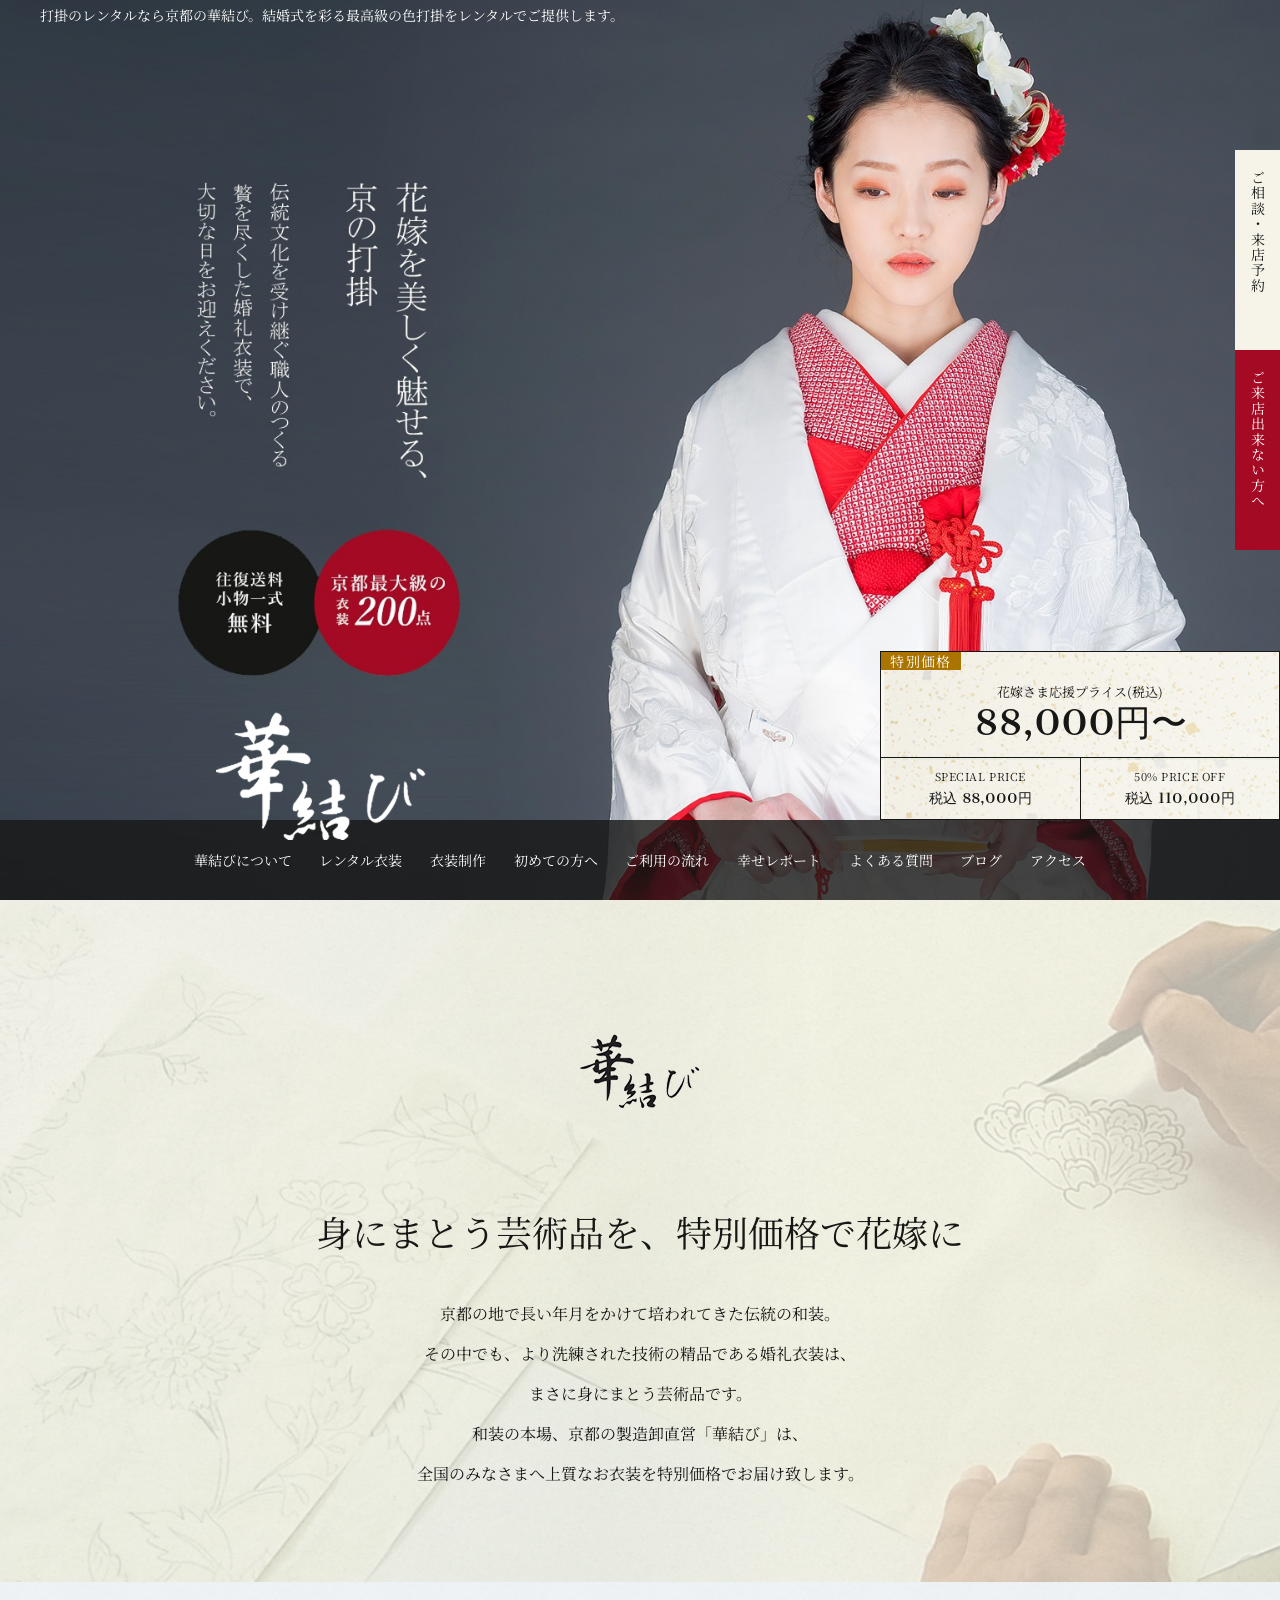
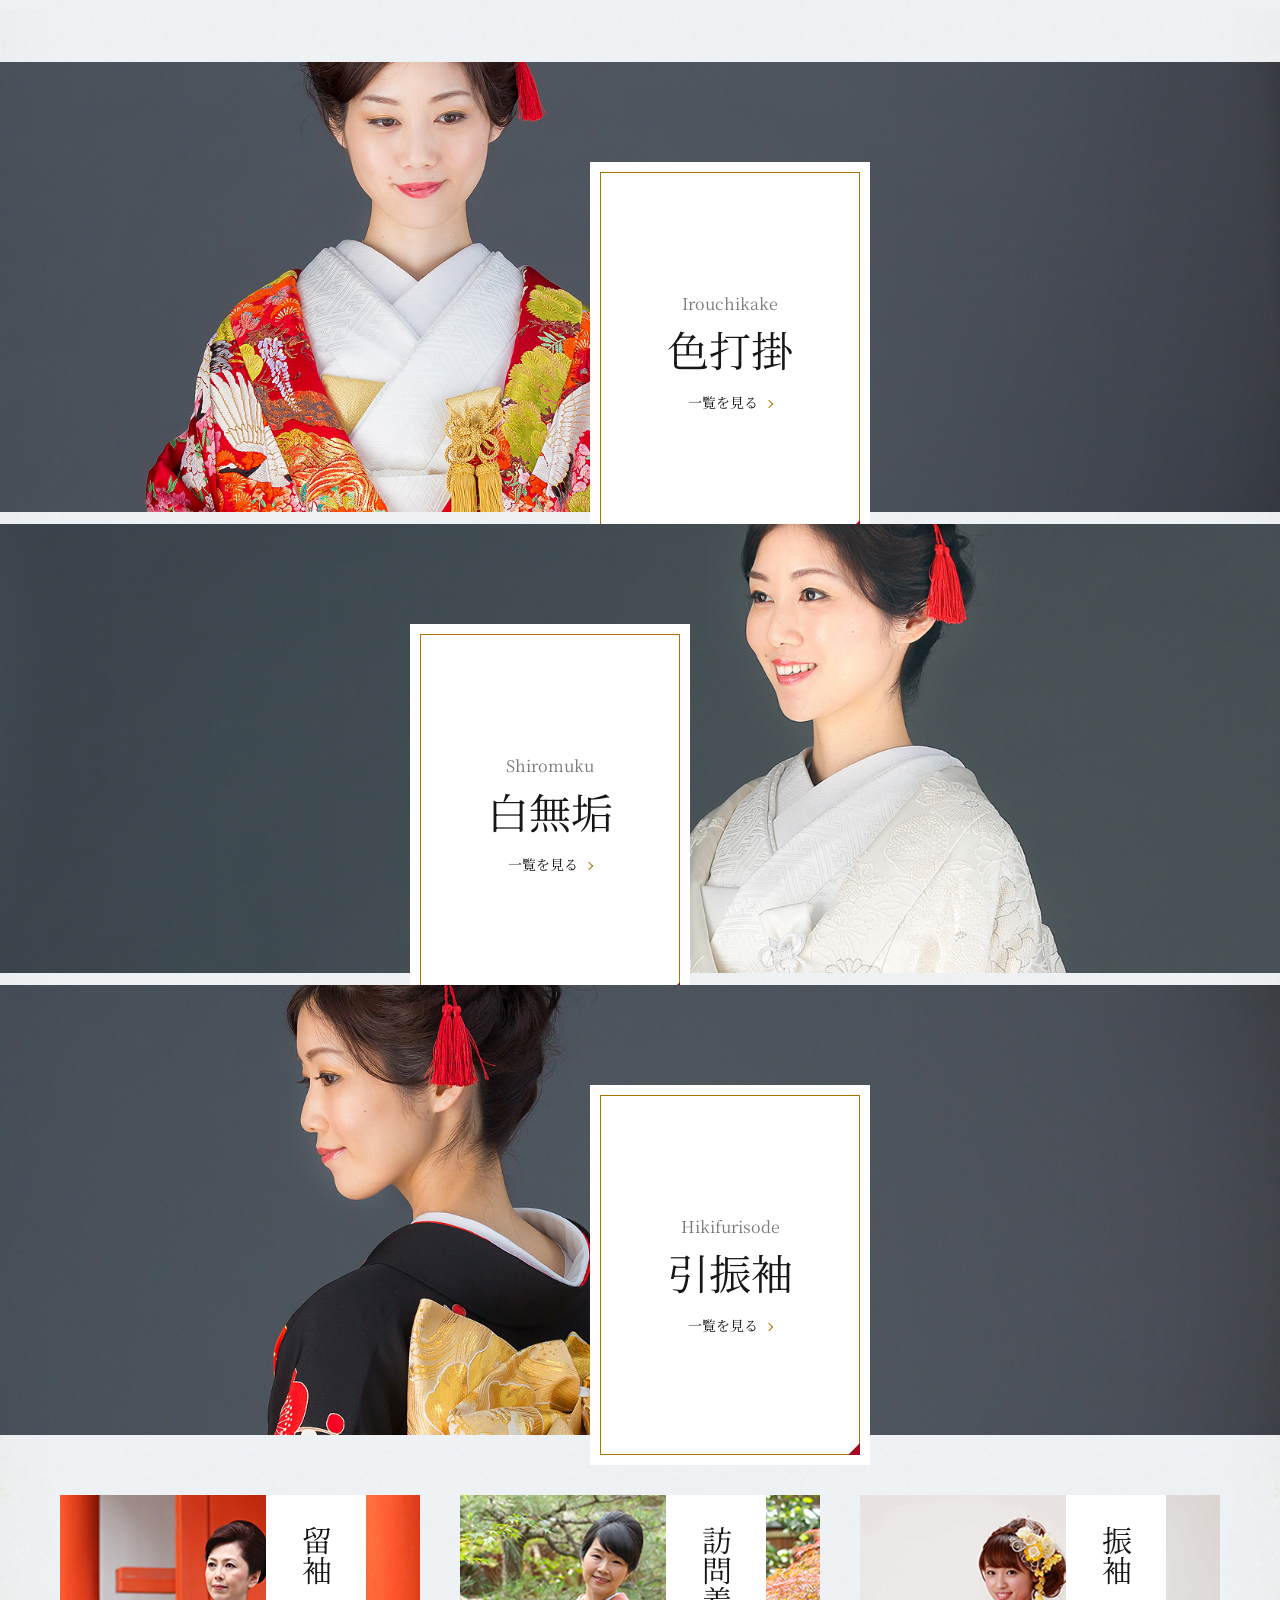
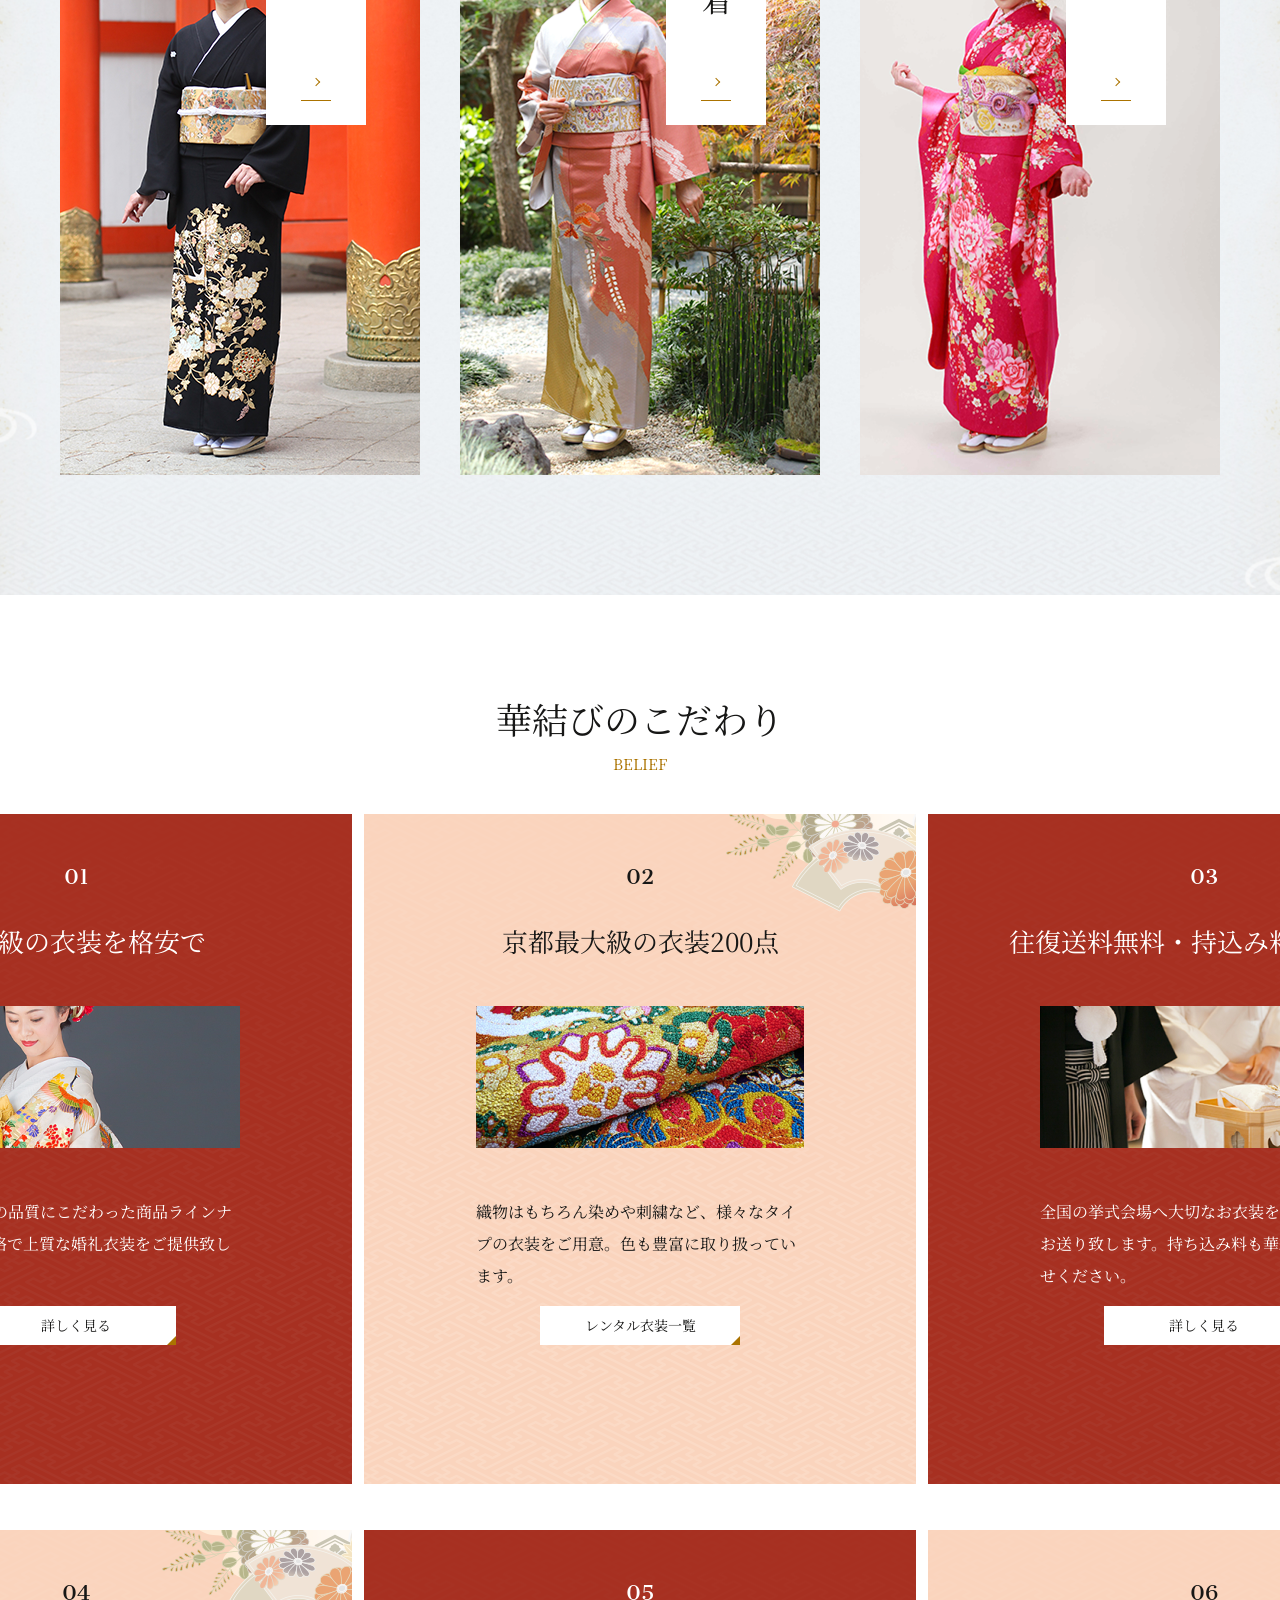
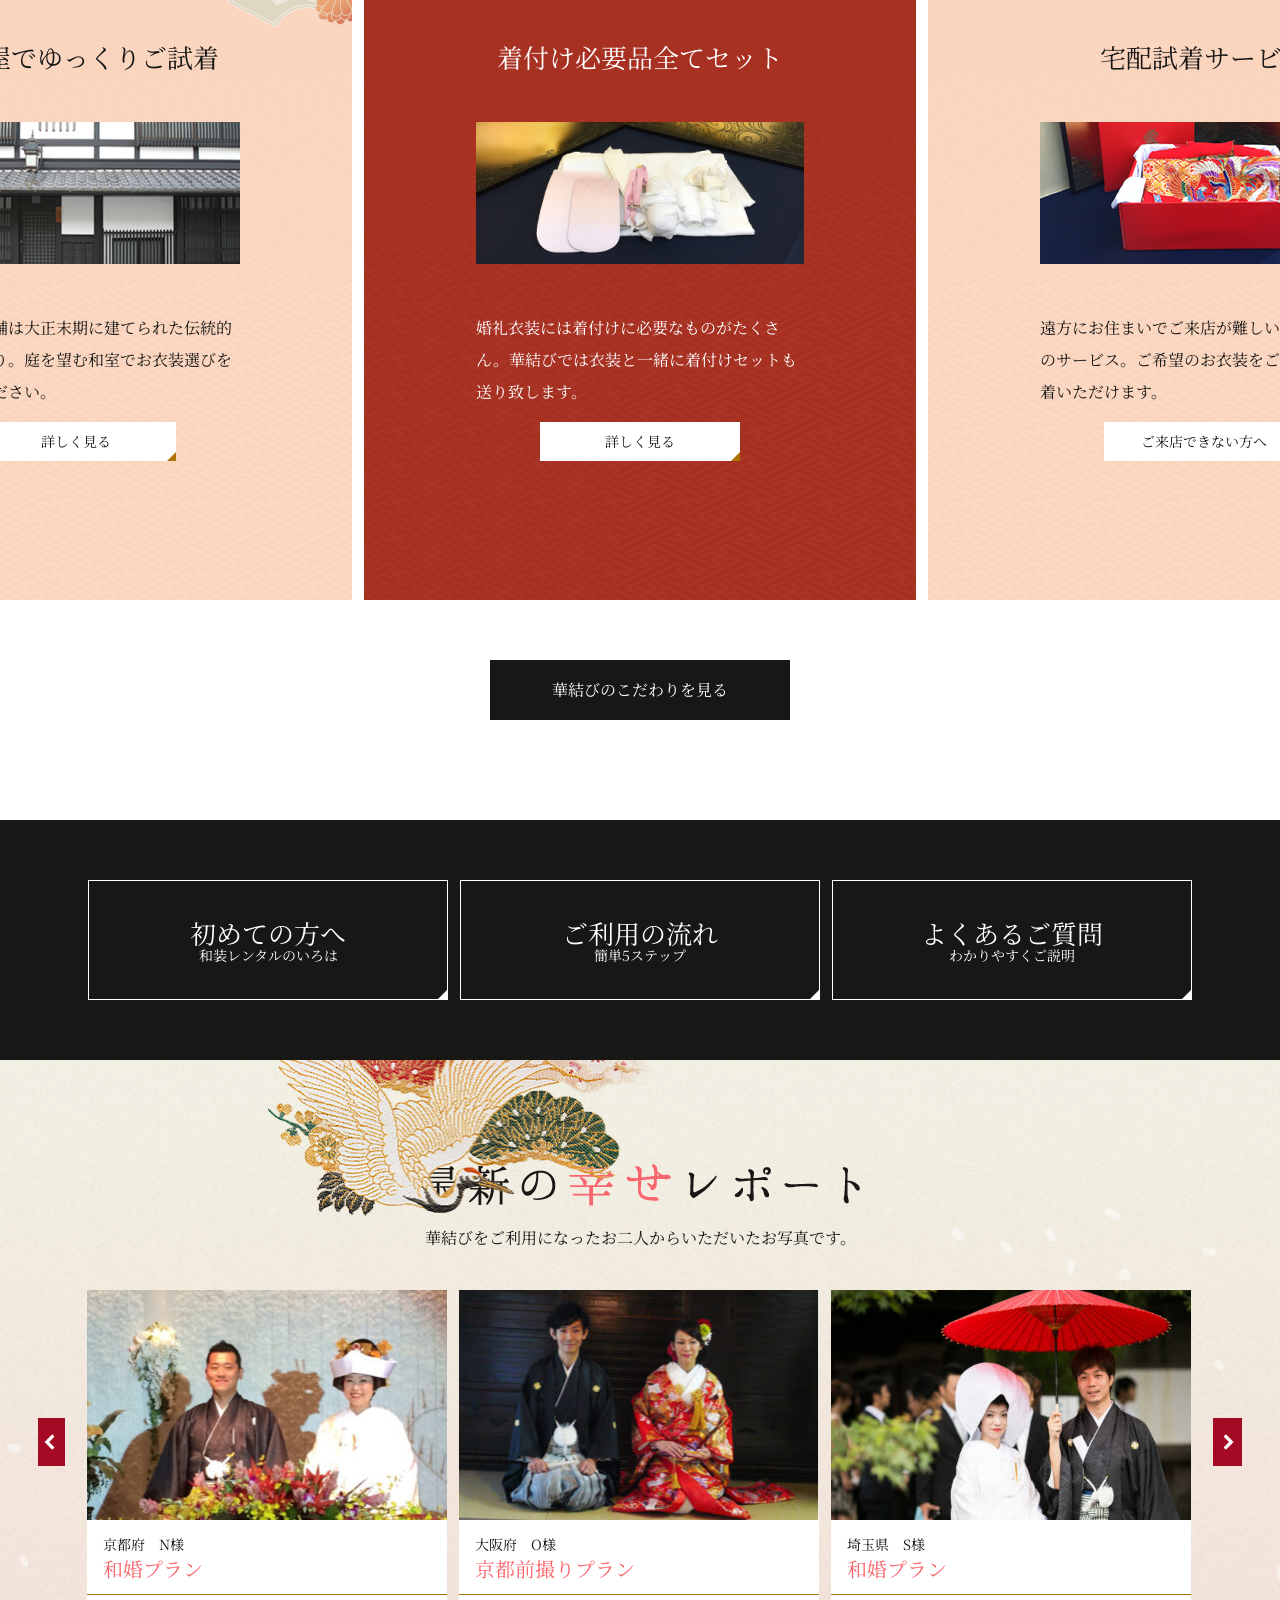
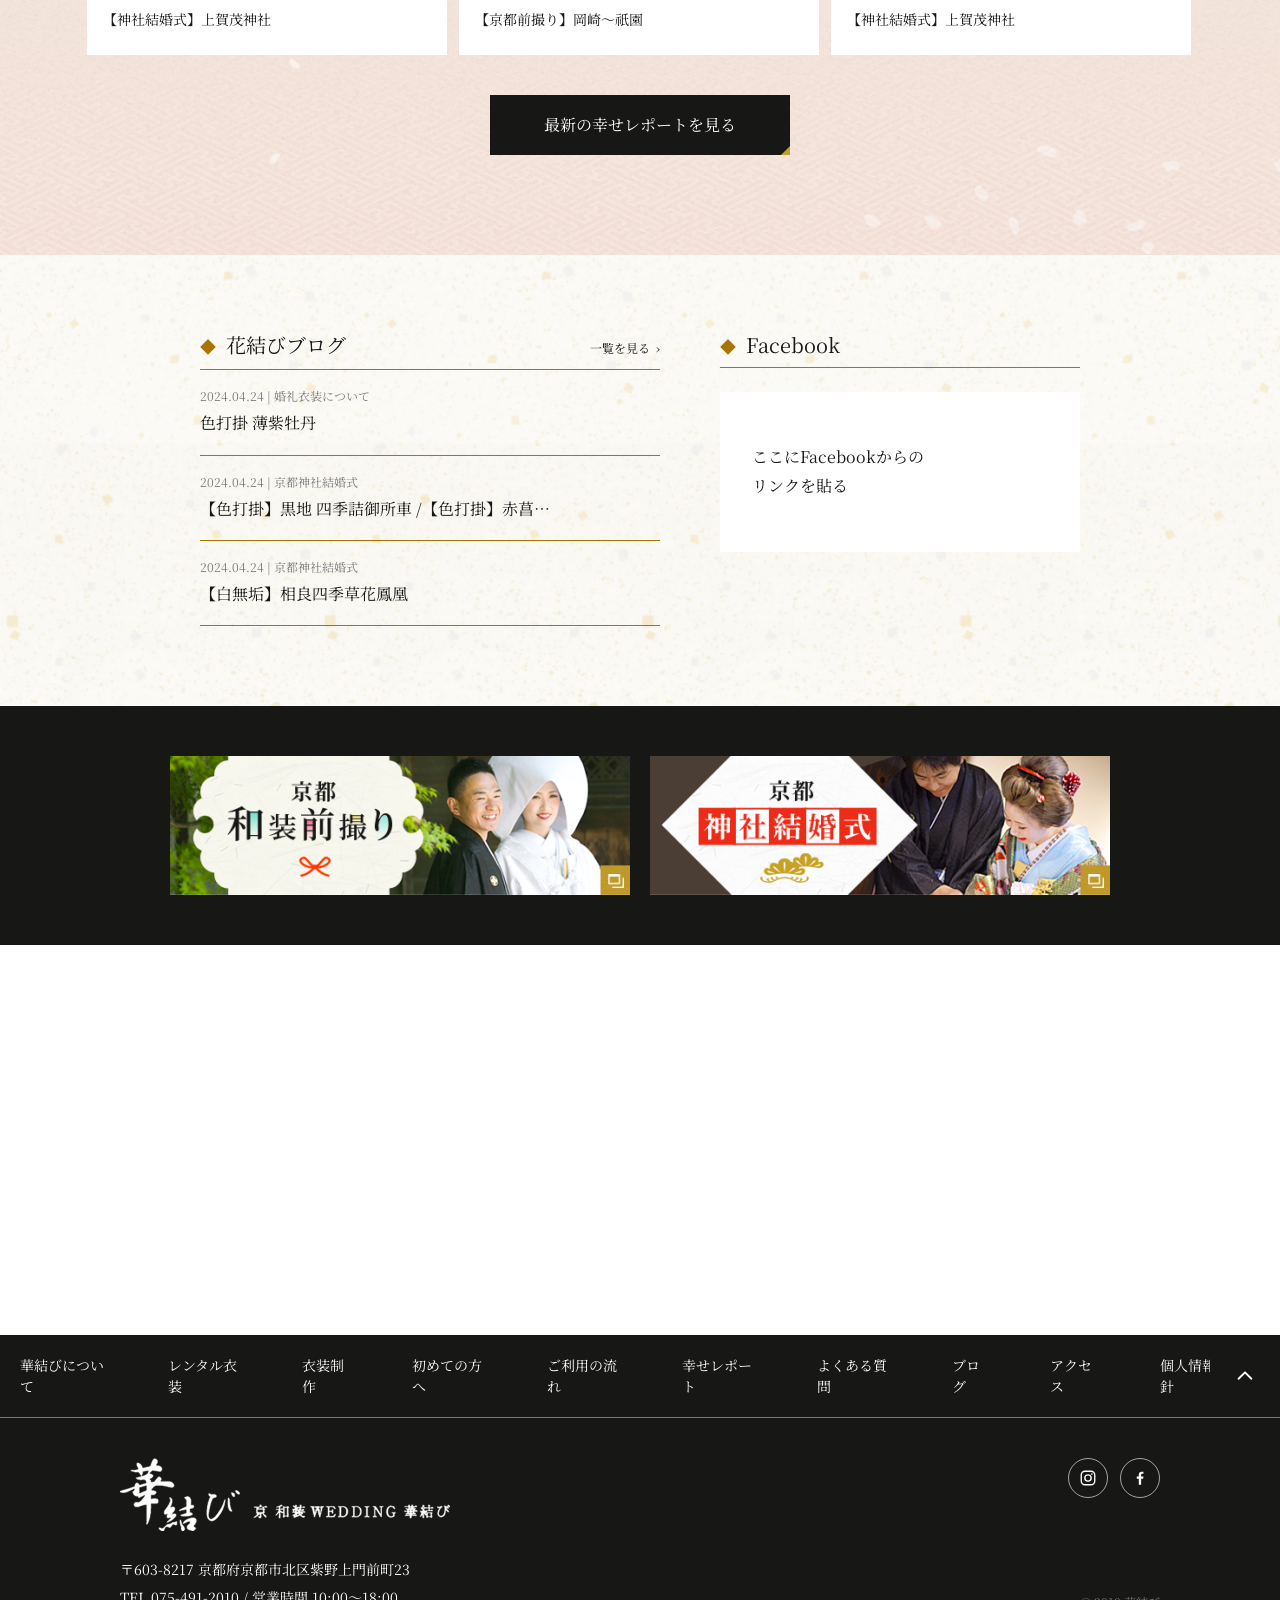
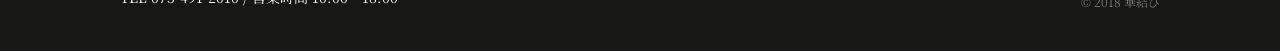
<file: index.html>
<!DOCTYPE html>
<html lang="ja">

<head>
  <meta charset="UTF-8">
  <meta name="viewport" content="width=device-width, initial-scale=1.0">
  <title>華結び-模写</title>
  <link rel="preconnect" href="https://fonts.googleapis.com">
  <link rel="preconnect" href="https://fonts.gstatic.com" crossorigin>
  <link href="https://fonts.googleapis.com/css2?family=Cantata+One&family=Noto+Serif+JP:wght@400&display=swap" rel="stylesheet">

  <link rel="stylesheet" href="css/destyle.css">
  <link rel="stylesheet" href="css/style.css">
</head>

<body>
  <div class="p-mv">
    <div class="l-info">
      <p class="l-info__text">打掛のレンタルなら京都の華結び。結婚式を彩る最高級の色打掛をレンタルでご提供します。</p>
    </div>

    <div class="p-mv__slider">
      <img class="p-mv__slide is-active" src="img/top/img_pc_main01.png" alt="">
      <img class="p-mv__slide" src="img/top/img_pc_main02.png" alt="">
      <img class="p-mv__slide" src="img/top/img_pc_main03.png" alt="">
    </div>

    <header class="l-header">
      <a class="l-header__logo-lg" href="/">
        <img src="img/common/logo_nav01.png" alt="華結び">
      </a>
      <div class="l-header__inner">
        <h1 class="l-header__logo">
          <a href="/">
            <img src="img/common/logo_nav01.png" alt="華結び">
          </a>
        </h1>
        <nav class="l-header__nav">
          <ul class="l-header__list">
            <li class="l-header__item"><a href="pages/about.html">華結びについて</a></li>
            <li class="l-header__item"><a href="pages/rental.html">レンタル衣装</a></li>
            <li class="l-header__item"><a href="pages/production.html">衣装制作</a></li>
            <li class="l-header__item"><a href="pages/first.html">初めての方へ</a></li>
            <li class="l-header__item"><a href="pages/flow.html">ご利用の流れ</a></li>
            <li class="l-header__item"><a href="pages/report.html">幸せレポート</a></li>
            <li class="l-header__item"><a href="pages/faq.html">よくある質問</a></li>
            <li class="l-header__item"><a href="pages/blog.html">ブログ</a></li>
            <li class="l-header__item"><a href="pages/access.html">アクセス</a></li>
          </ul>
        </nav>
      </div>
    </header>

    <div class="p-price">
      <p class="p-price__label">特別価格</p>
      <p class="p-price__lead">花嫁さま応援プライス(税込)</p>
      <p class="p-price__main">88,000円〜</p>
      <div class="p-price__cols">
        <div class="p-price__col">
          <p class="p-price__col-label">SPECIAL PRICE</p>
          <p class="p-price__col-value">税込 88,000円</p>
        </div>
        <div class="p-price__col">
          <p class="p-price__col-label">50% PRICE OFF</p>
          <p class="p-price__col-value">税込 110,000円</p>
        </div>
      </div>
    </div>

  </div>

  <!-- サイドバー: ビューポート固定。全ページ共通でスクロール中も右端に残す -->
  <div class="p-side">
    <div class="p-side__item p-side__item--contact">
      <div class="p-side__tab">ご相談・来店予約</div>
      <div class="p-side__panel">
        <p class="p-side__lead">お急ぎの方はお電話で</p>
        <p class="p-side__tel">TEL 075-491-2010</p>
        <p class="p-side__hours">受付時間 9:00-18:00</p>
        <a href="#" class="p-side__btn">ご相談・来店予約</a>
      </div>
    </div>
    <div class="p-side__item p-side__item--mail">
      <div class="p-side__tab">ご来店出来ない方へ</div>
      <div class="p-side__panel">
        <p class="p-side__lead">ご遠方に行けなくても大丈夫。<br>ご自宅に試着を郵送します。</p>
        <a href="#" class="p-side__btn">宅配試着サービス</a>
      </div>
    </div>
  </div>

  <section class="p-intro">
    <div class="p-intro__inner">
      <p class="p-intro__logo">
        <img src="img/top/img_intro01.png" alt="華結び">
      </p>
      <h2 class="p-intro__title">身にまとう芸術品を、特別価格で花嫁に</h2>
      <p class="p-intro__text">
        京都の地で長い年月をかけて培われてきた伝統の和装。<br>
        その中でも、より洗練された技術の精品である婚礼衣装は、<br>
        まさに身にまとう芸術品です。<br>
        和装の本場、京都の製造卸直営「華結び」は、<br>
        全国のみなさまへ上質なお衣装を特別価格でお届け致します。        
      </p>
    </div>
  </section>

  <section class="p-rental">
    <div class="p-rental__inner">

      <ul class="p-rental__bands">
        <li class="p-rental__band">
          <a class="p-rental__band-inner" href="#">
            <img class="p-rental__band-img" src="img/top/bg_list_rental01_pc.jpg" alt="">
            <div class="p-rental__card">
              <p class="p-rental__en">Irouchikake</p>
              <h3 class="p-rental__title">色打掛</h3>
              <p class="p-rental__more">一覧を見る</p>
            </div>
          </a>
        </li>
        <li class="p-rental__band p-rental__band--left">
          <a class="p-rental__band-inner" href="#">
            <img class="p-rental__band-img" src="img/top/bg_list_rental02_pc.png" alt="">
            <div class="p-rental__card">
              <p class="p-rental__en">Shiromuku</p>
              <h3 class="p-rental__title">白無垢</h3>
              <p class="p-rental__more">一覧を見る</p>
            </div>
          </a>
        </li>
        <li class="p-rental__band">
          <a class="p-rental__band-inner" href="#">
            <img class="p-rental__band-img" src="img/top/bg_list_rental03_pc.jpg" alt="">
            <div class="p-rental__card">
              <p class="p-rental__en">Hikifurisode</p>
              <h3 class="p-rental__title">引振袖</h3>
              <p class="p-rental__more">一覧を見る</p>
            </div>
          </a>
        </li>
      </ul>

      <ul class="p-rental__subs">
        <li class="p-rental__sub">
          <a class="p-rental__sub-inner" href="#">
            <img class="p-rental__sub-img" src="img/top/img_sub_rental01.jpg" alt="">
            <span class="p-rental__sub-label"><span class="p-rental__sub-text">留袖</span></span>
          </a>
        </li>
        <li class="p-rental__sub">
          <a class="p-rental__sub-inner" href="#">
            <img class="p-rental__sub-img" src="img/top/img_sub_rental02.jpg" alt="">
            <span class="p-rental__sub-label"><span class="p-rental__sub-text">訪問着</span></span>
          </a>
        </li>
        <li class="p-rental__sub">
          <a class="p-rental__sub-inner" href="#">
            <img class="p-rental__sub-img" src="img/top/img_sub_rental03.jpg" alt="">
            <span class="p-rental__sub-label"><span class="p-rental__sub-text">振袖</span></span>
          </a>
        </li>
      </ul>

    </div>
  </section>

  <section class="p-belief">
    <div class="p-belief__head">
      <h2 class="p-belief__title">華結びのこだわり</h2>
      <p class="p-belief__en">BELIEF</p>
    </div>

    <ul class="p-belief__list">
      <li class="p-belief__item">
        <p class="p-belief__num">01</p>
        <h3 class="p-belief__item-title">最高級の衣装を格安で</h3>
        <img class="p-belief__img" src="img/top/img_belief01.jpg" alt="">
        <p class="p-belief__text">全ての衣装の品質にこだわった商品ラインナップ。低価格で上質な婚礼衣装をご提供致します。</p>
        <a class="p-belief__btn" href="#">詳しく見る</a>
      </li>
      <li class="p-belief__item">
        <p class="p-belief__num">02</p>
        <h3 class="p-belief__item-title">京都最大級の衣装200点</h3>
        <img class="p-belief__img" src="img/top/img_belief02.jpg" alt="">
        <p class="p-belief__text">織物はもちろん染めや刺繍など、様々なタイプの衣装をご用意。色も豊富に取り扱っています。</p>
        <a class="p-belief__btn" href="#">レンタル衣装一覧</a>
      </li>
      <li class="p-belief__item">
        <p class="p-belief__num">03</p>
        <h3 class="p-belief__item-title">往復送料無料・持込み料一部負担</h3>
        <img class="p-belief__img" src="img/top/img_belief03.jpg" alt="">
        <p class="p-belief__text">全国の挙式会場へ大切なお衣装を送料無料でお送り致します。持ち込み料も華結びにお任せください。</p>
        <a class="p-belief__btn" href="#">詳しく見る</a>
      </li>
      <li class="p-belief__item">
        <p class="p-belief__num">04</p>
        <h3 class="p-belief__item-title">京町屋でゆっくりご試着</h3>
        <img class="p-belief__img" src="img/top/img_belief04.jpg" alt="">
        <p class="p-belief__text">華結びの店舗は大正末期に建てられた伝統的な京町家造り。庭を望む和室でお衣装選びをお楽しみください。</p>
        <a class="p-belief__btn" href="#">詳しく見る</a>
      </li>
      <li class="p-belief__item">
        <p class="p-belief__num">05</p>
        <h3 class="p-belief__item-title">着付け必要品全てセット</h3>
        <img class="p-belief__img" src="img/top/img_belief05.jpg" alt="">
        <p class="p-belief__text">婚礼衣装には着付けに必要なものがたくさん。華結びでは衣装と一緒に着付けセットも送り致します。</p>
        <a class="p-belief__btn" href="#">詳しく見る</a>
      </li>
      <li class="p-belief__item">
        <p class="p-belief__num">06</p>
        <h3 class="p-belief__item-title">宅配試着サービス</h3>
        <img class="p-belief__img" src="img/top/img_belief06.jpg" alt="">
        <p class="p-belief__text">遠方にお住まいでご来店が難しい方にも安心のサービス。ご希望のお衣装をご自宅でご試着いただけます。</p>
        <a class="p-belief__btn" href="#">ご来店できない方へ</a>
      </li>
    </ul>

    <div class="p-belief__more">
      <a class="p-belief__more-btn" href="#">華結びのこだわりを見る</a>
    </div>
  </section>

  <section class="p-btn-field">
    <ul class="p-btn-field__list">
      <li class="p-btn-field__item">
        <a class="p-btn-field__btn" href="pages/first.html">
          <span class="p-btn-field__title">初めての方へ</span>
          <span class="p-btn-field__sub">和装レンタルのいろは</span>
        </a>
      </li>
      <li class="p-btn-field__item">
        <a class="p-btn-field__btn" href="pages/flow.html">
          <span class="p-btn-field__title">ご利用の流れ</span>
          <span class="p-btn-field__sub">簡単5ステップ</span>
        </a>
      </li>
      <li class="p-btn-field__item">
        <a class="p-btn-field__btn" href="pages/faq.html">
          <span class="p-btn-field__title">よくあるご質問</span>
          <span class="p-btn-field__sub">わかりやすくご説明</span>
        </a>
      </li>
    </ul>
  </section>

  <section class="p-report">
    <img class="p-report__deco" src="img/top/img_report01.png" alt="">
    <div class="p-report__head">
      <h2 class="p-report__title">
        <img src="img/top/tit_report_pc.png" alt="最新の幸せレポート">
      </h2>
      <p class="p-report__lead">華結びをご利用になったお二人からいただいたお写真です。</p>
    </div>

    <div class="p-report__slider">
      <button class="p-report__arrow p-report__arrow--prev" type="button" aria-label="前へ">
        <img src="img/top/ico_prev01.png" alt="">
      </button>

      <div class="p-report__viewport">
        <ul class="p-report__track">
          <li class="p-report__item">
            <a class="p-report__card" href="#">
              <img class="p-report__img" src="img/top/report01.png" alt="">
              <div class="p-report__body">
                <p class="p-report__place">京都府　N様</p>
                <p class="p-report__plan">和婚プラン</p>
                <p class="p-report__detail">【神社結婚式】上賀茂神社</p>
              </div>
            </a>
          </li>
          <li class="p-report__item">
            <a class="p-report__card" href="#">
              <img class="p-report__img" src="img/top/report02.png" alt="">
              <div class="p-report__body">
                <p class="p-report__place">大阪府　O様</p>
                <p class="p-report__plan">京都前撮りプラン</p>
                <p class="p-report__detail">【京都前撮り】岡崎〜祇園</p>
              </div>
            </a>
          </li>
          <li class="p-report__item">
            <a class="p-report__card" href="#">
              <img class="p-report__img" src="img/top/report03.jpg" alt="">
              <div class="p-report__body">
                <p class="p-report__place">埼玉県　S様</p>
                <p class="p-report__plan">和婚プラン</p>
                <p class="p-report__detail">【神社結婚式】上賀茂神社</p>
              </div>
            </a>
          </li>
          <li class="p-report__item">
            <a class="p-report__card" href="#">
              <img class="p-report__img" src="img/top/report04.jpg" alt="">
              <div class="p-report__body">
                <p class="p-report__place">福岡県　O様</p>
                <p class="p-report__plan">和婚プラン</p>
                <p class="p-report__detail">大原野神社で結婚式</p>
              </div>
            </a>
          </li>
          <li class="p-report__item">
            <a class="p-report__card" href="#">
              <img class="p-report__img" src="img/top/report05.jpg" alt="">
              <div class="p-report__body">
                <p class="p-report__place">兵庫県　S様</p>
                <p class="p-report__plan">京都前撮りプラン</p>
                <p class="p-report__detail">相良刺繍の白無垢</p>
              </div>
            </a>
          </li>
        </ul>
      </div>

      <button class="p-report__arrow p-report__arrow--next" type="button" aria-label="次へ">
        <img src="img/top/ico_next01.png" alt="">
      </button>
    </div>

    <div class="p-report__more">
      <a class="p-report__more-btn" href="pages/report.html">最新の幸せレポートを見る</a>
    </div>
  </section>

  <section class="p-blog">
    <div class="p-blog__inner">
      <!-- 左: ブログ記事リスト -->
      <div class="p-blog__col p-blog__col--blog">
        <div class="p-blog__head">
          <h2 class="p-blog__title">花結びブログ</h2>
          <a class="p-blog__index" href="#">一覧を見る</a>
        </div>
        <ul class="p-blog__list">
          <li class="p-blog__item">
            <a class="p-blog__link" href="#">
              <p class="p-blog__meta">2024.04.24 | 婚礼衣装について</p>
              <h3 class="p-blog__post-title">色打掛 薄紫牡丹</h3>
            </a>
          </li>
          <li class="p-blog__item">
            <a class="p-blog__link" href="#">
              <p class="p-blog__meta">2024.04.24 | 京都神社結婚式</p>
              <h3 class="p-blog__post-title">【色打掛】黒地 四季詰御所車 /【色打掛】赤菖…</h3>
            </a>
          </li>
          <li class="p-blog__item">
            <a class="p-blog__link" href="#">
              <p class="p-blog__meta">2024.04.24 | 京都神社結婚式</p>
              <h3 class="p-blog__post-title">【白無垢】相良四季草花鳳凰</h3>
            </a>
          </li>
        </ul>
      </div>

      <!-- 右: Facebook -->
      <div class="p-blog__col p-blog__col--fb">
        <div class="p-blog__head">
          <h2 class="p-blog__title">Facebook</h2>
        </div>
        <div class="p-blog__fb">
          <p class="p-blog__fb-text">ここにFacebookからの<br>リンクを貼る</p>
        </div>
      </div>
    </div>
  </section>

  <section class="p-cta">
    <ul class="p-cta__list">
      <li class="p-cta__item">
        <a class="p-cta__link" href="#">
          <img src="img/top/bnr_footer01.jpg" alt="京都 和装前撮り">
        </a>
      </li>
      <li class="p-cta__item">
        <a class="p-cta__link" href="#">
          <img src="img/top/bnr_footer02.jpg" alt="京都 神社結婚式">
        </a>
      </li>
    </ul>
  </section>

  <section class="p-map">
    <iframe
      class="p-map__frame"
      src="https://maps.google.com/maps?q=%E4%B8%8A%E8%B3%80%E8%8C%82%E7%A5%9E%E7%A4%BE&output=embed"
      title="アクセスマップ"
      loading="lazy"
      allowfullscreen></iframe>
  </section>

  <footer class="l-footer">
    <nav class="l-footer__nav">
      <a class="l-footer__pagetop" href="#" aria-label="ページトップへ戻る">
        <svg viewBox="0 0 24 24" width="22" height="22" fill="none" stroke="currentColor" stroke-width="2" aria-hidden="true">
          <path d="M5 15l7-7 7 7" stroke-linecap="round" stroke-linejoin="round" />
        </svg>
      </a>
      <ul class="l-footer__list">
        <li class="l-footer__item"><a href="pages/about.html">華結びについて</a></li>
        <li class="l-footer__item"><a href="pages/rental.html">レンタル衣装</a></li>
        <li class="l-footer__item"><a href="pages/production.html">衣装制作</a></li>
        <li class="l-footer__item"><a href="pages/first.html">初めての方へ</a></li>
        <li class="l-footer__item"><a href="pages/flow.html">ご利用の流れ</a></li>
        <li class="l-footer__item"><a href="pages/report.html">幸せレポート</a></li>
        <li class="l-footer__item"><a href="pages/faq.html">よくある質問</a></li>
        <li class="l-footer__item"><a href="pages/blog.html">ブログ</a></li>
        <li class="l-footer__item"><a href="pages/access.html">アクセス</a></li>
        <li class="l-footer__item"><a href="pages/privacy.html">個人情報保護方針</a></li>
      </ul>
    </nav>

    <div class="l-footer__body">
      <div class="l-footer__info">
        <p class="l-footer__logo">
          <img src="img/common/logo02.png" alt="京 和装 WEDDING 華結び">
        </p>
        <address class="l-footer__address">
          〒603-8217 京都府京都市北区紫野上門前町23<br>
          TEL 075-491-2010 / 営業時間 10:00〜18:00
        </address>
      </div>

      <div class="l-footer__side">
        <ul class="l-footer__sns">
          <li class="l-footer__sns-item">
            <a class="l-footer__sns-link" href="#" aria-label="Instagram">
              <svg viewBox="0 0 24 24" width="18" height="18" fill="none" stroke="currentColor" stroke-width="1.8" aria-hidden="true">
                <rect x="3" y="3" width="18" height="18" rx="5" />
                <circle cx="12" cy="12" r="4.2" />
                <circle cx="17.2" cy="6.8" r="1.1" fill="currentColor" stroke="none" />
              </svg>
            </a>
          </li>
          <li class="l-footer__sns-item">
            <a class="l-footer__sns-link" href="#" aria-label="Facebook">
              <svg viewBox="0 0 24 24" width="18" height="18" fill="currentColor" aria-hidden="true">
                <path d="M13.5 21v-8h2.7l.4-3.1h-3.1V7.9c0-.9.25-1.5 1.5-1.5h1.6V3.6c-.3 0-1.2-.1-2.3-.1-2.3 0-3.9 1.4-3.9 4v2.4H7.7V13h2.7v8h3.1z" />
              </svg>
            </a>
          </li>
        </ul>
        <p class="l-footer__copy">© 2018 華結び</p>
      </div>
    </div>
  </footer>

  <script src="js/main.js"></script>
</body>

</html>
</file>
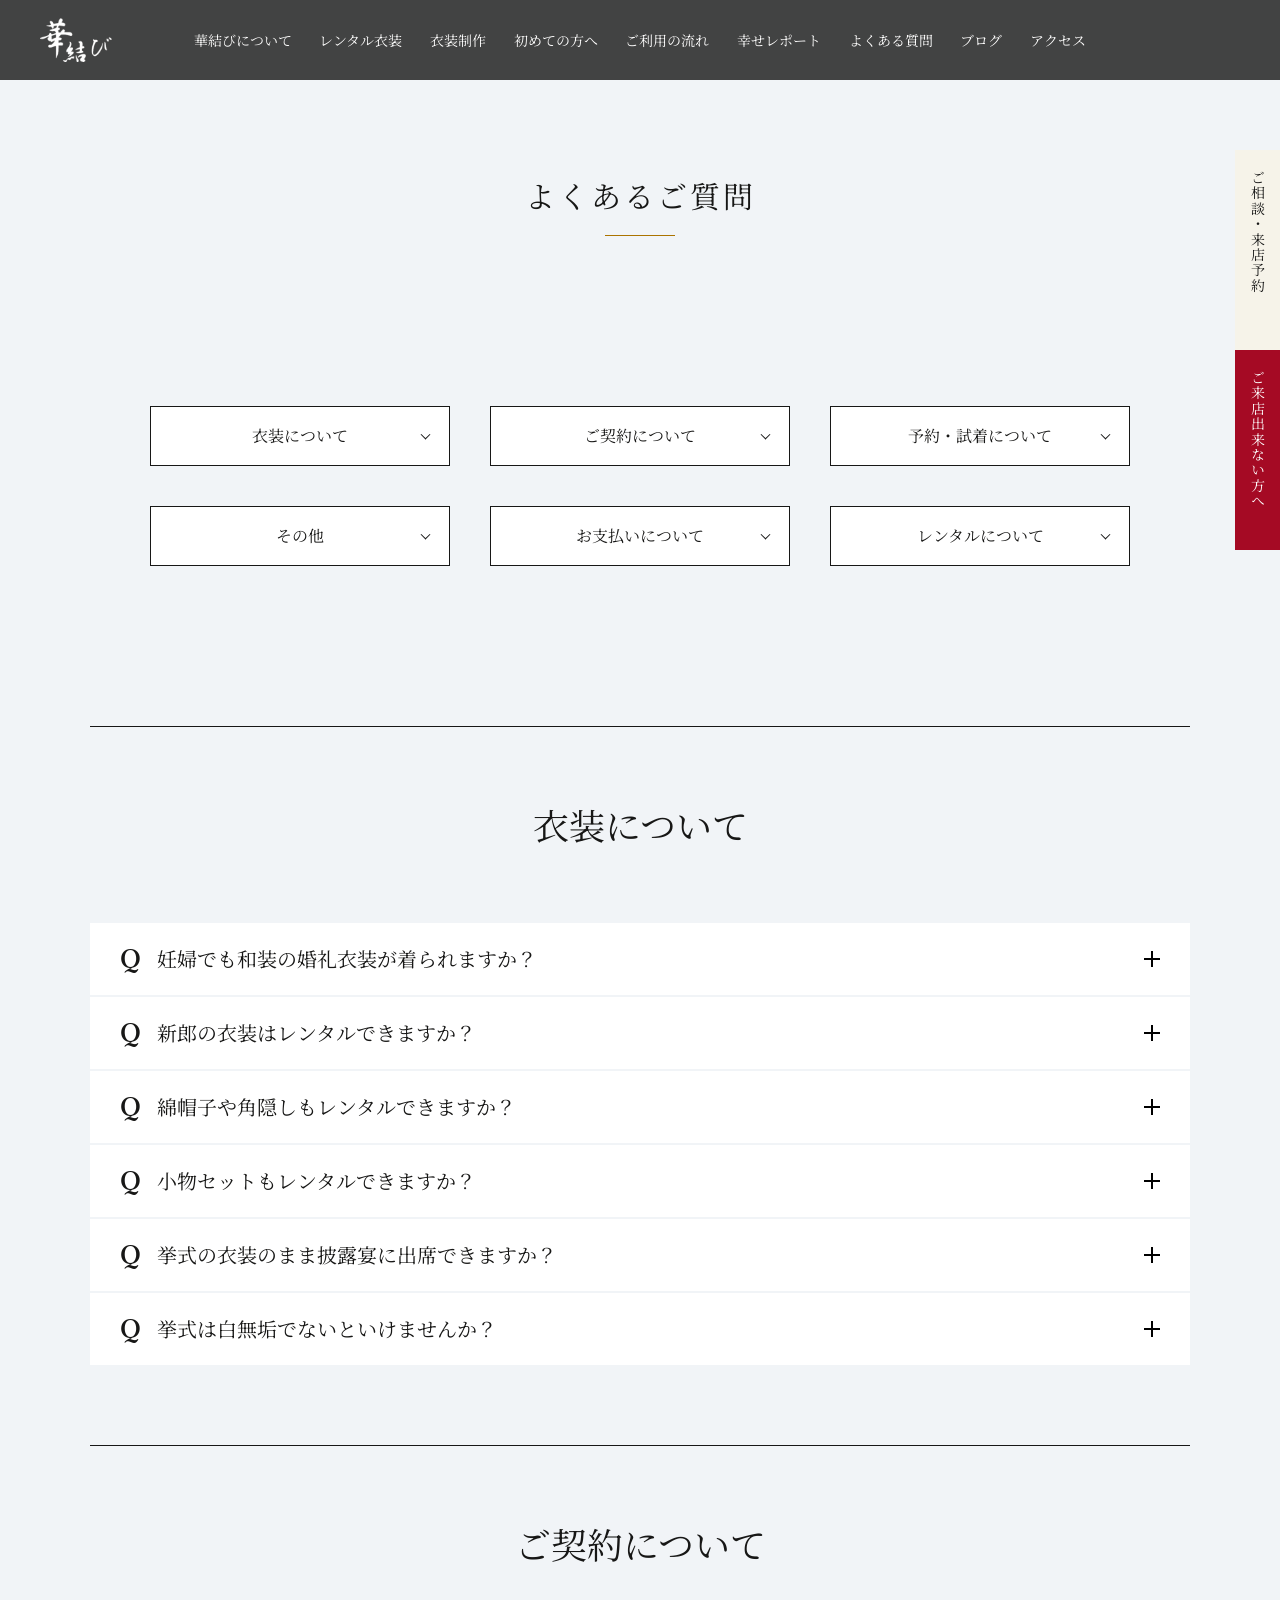
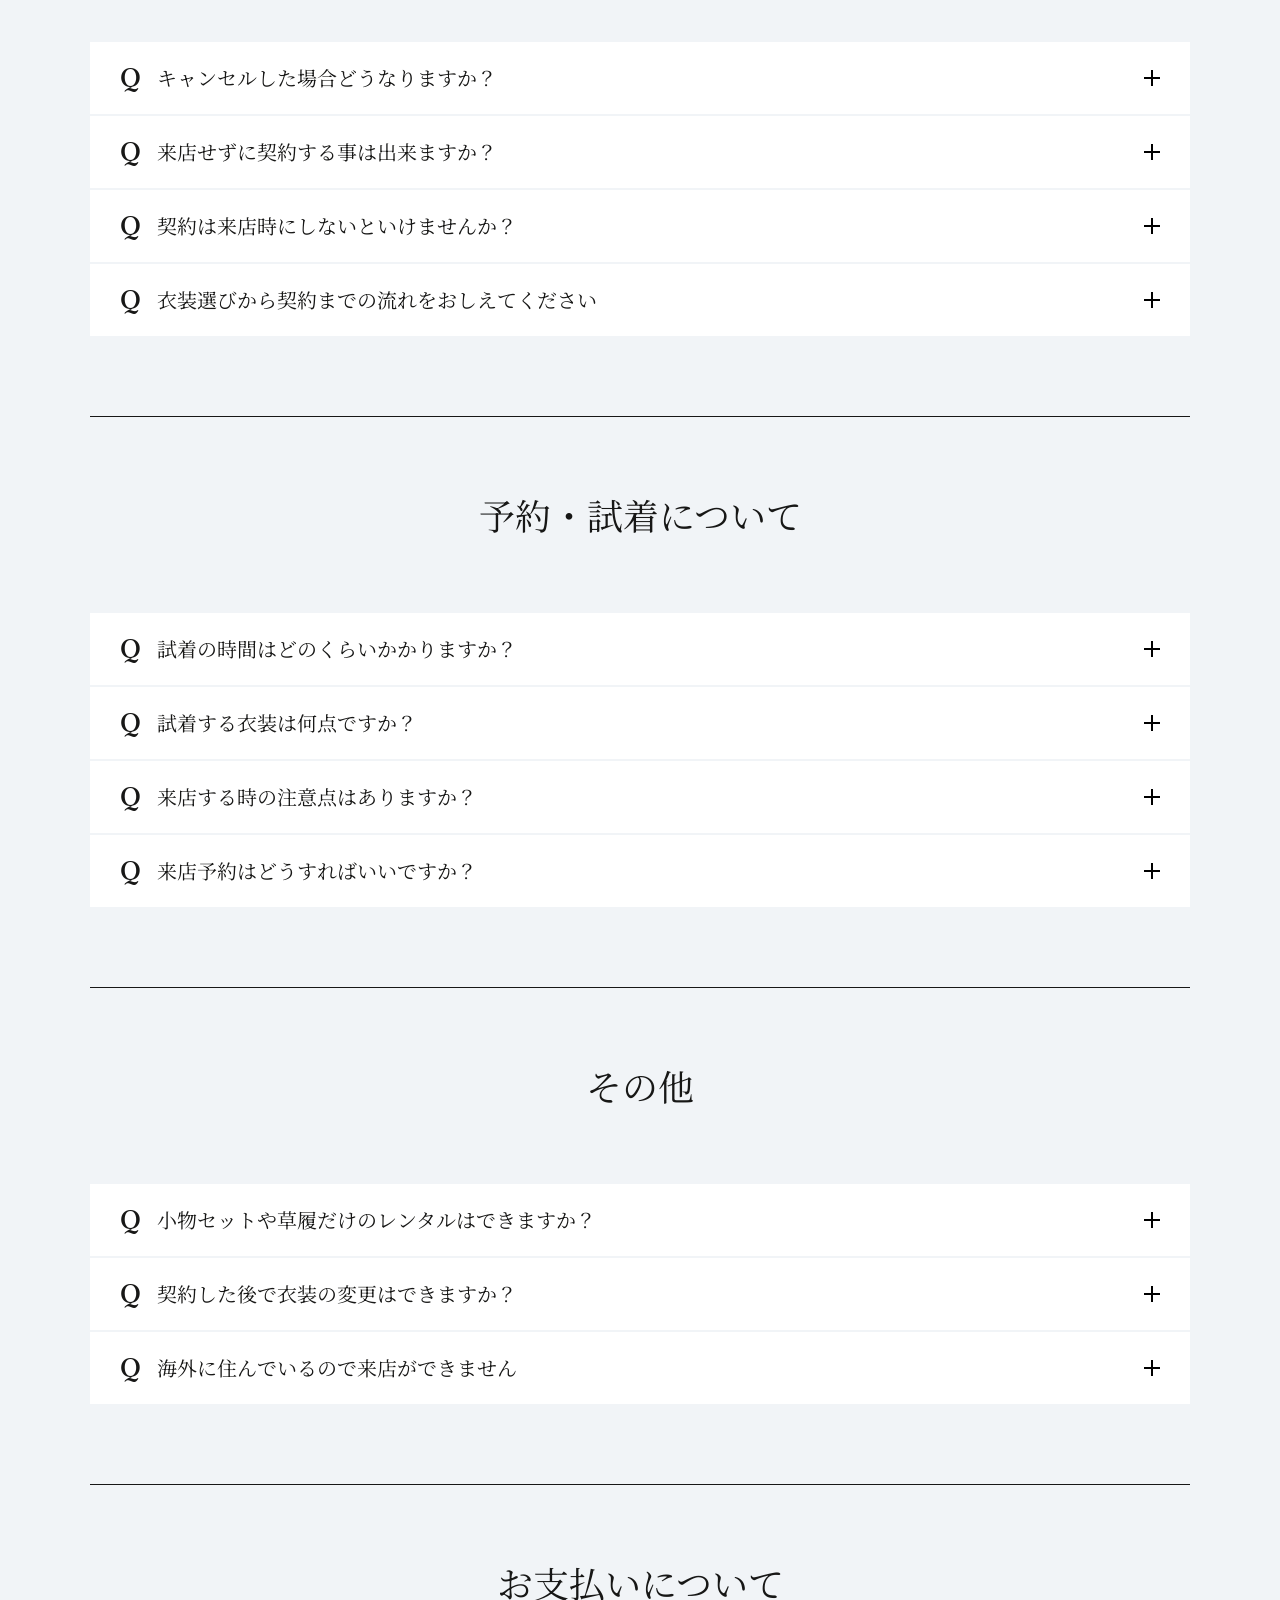
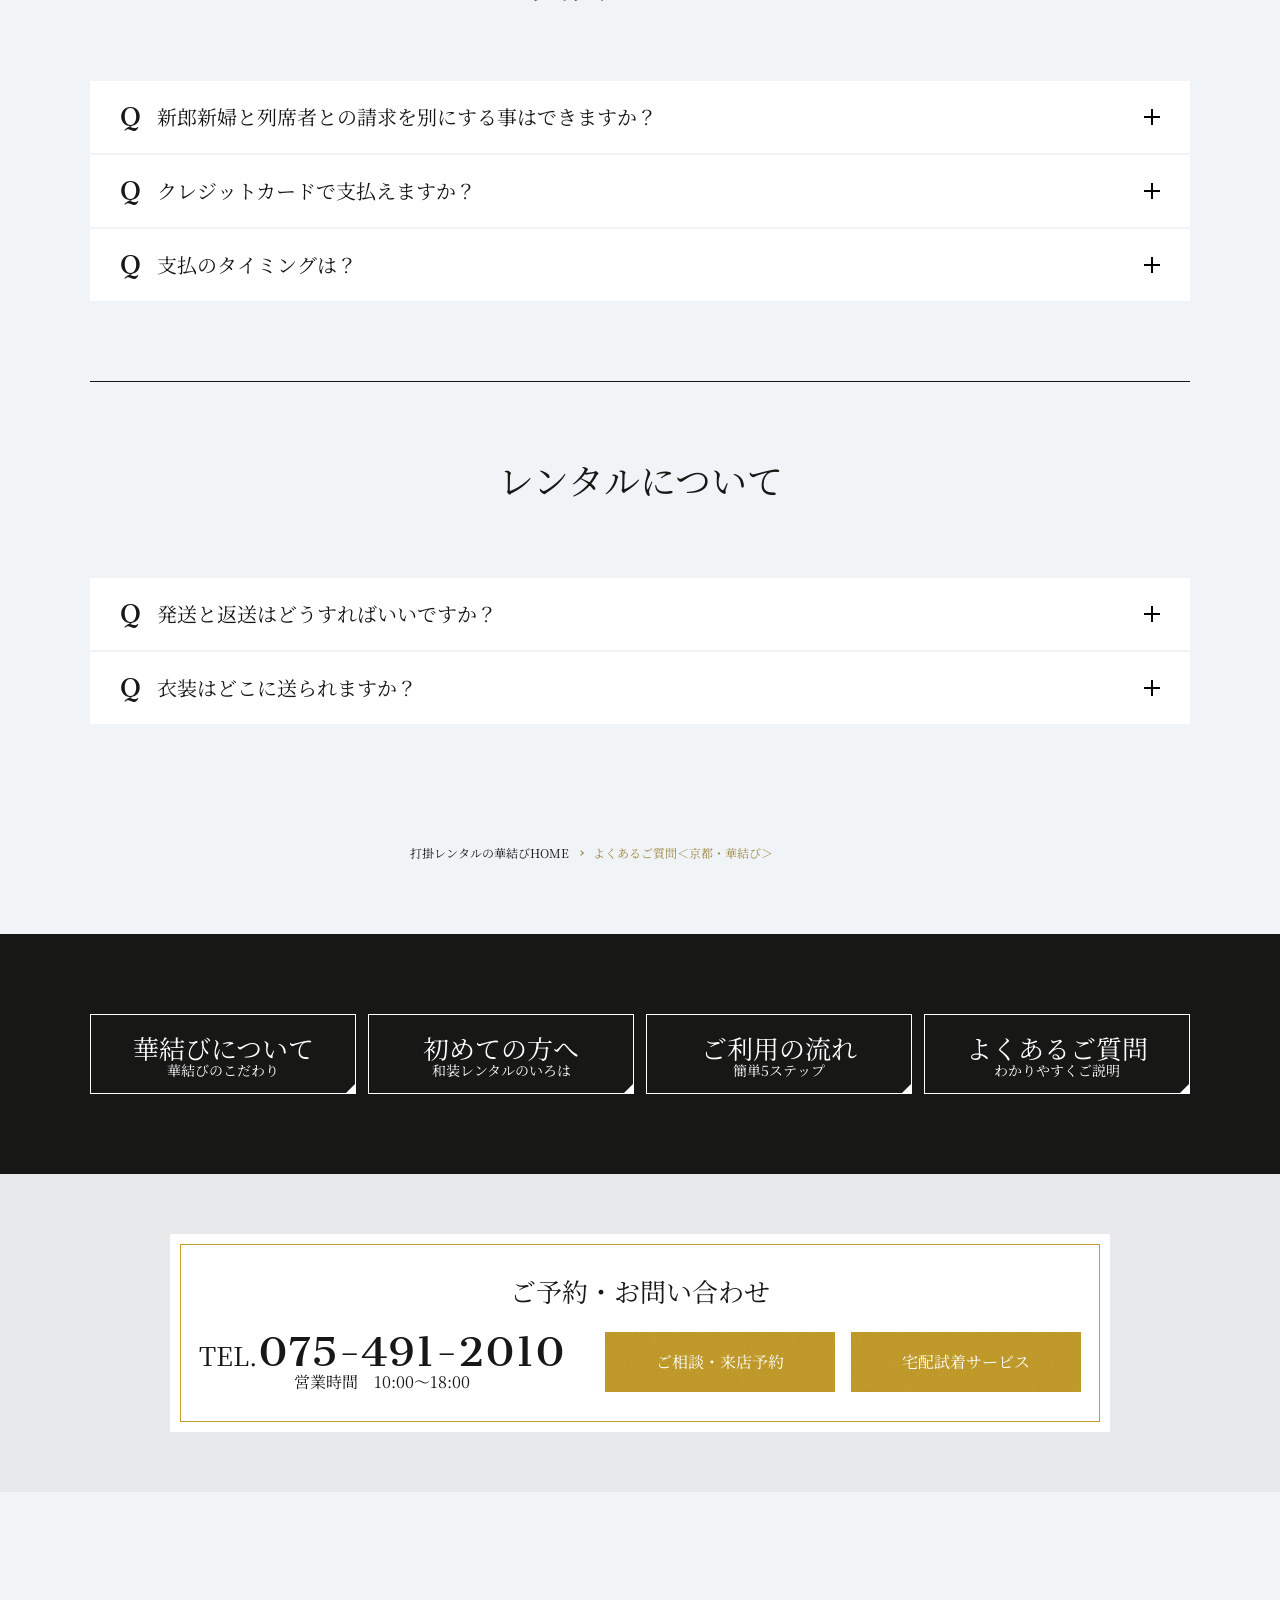
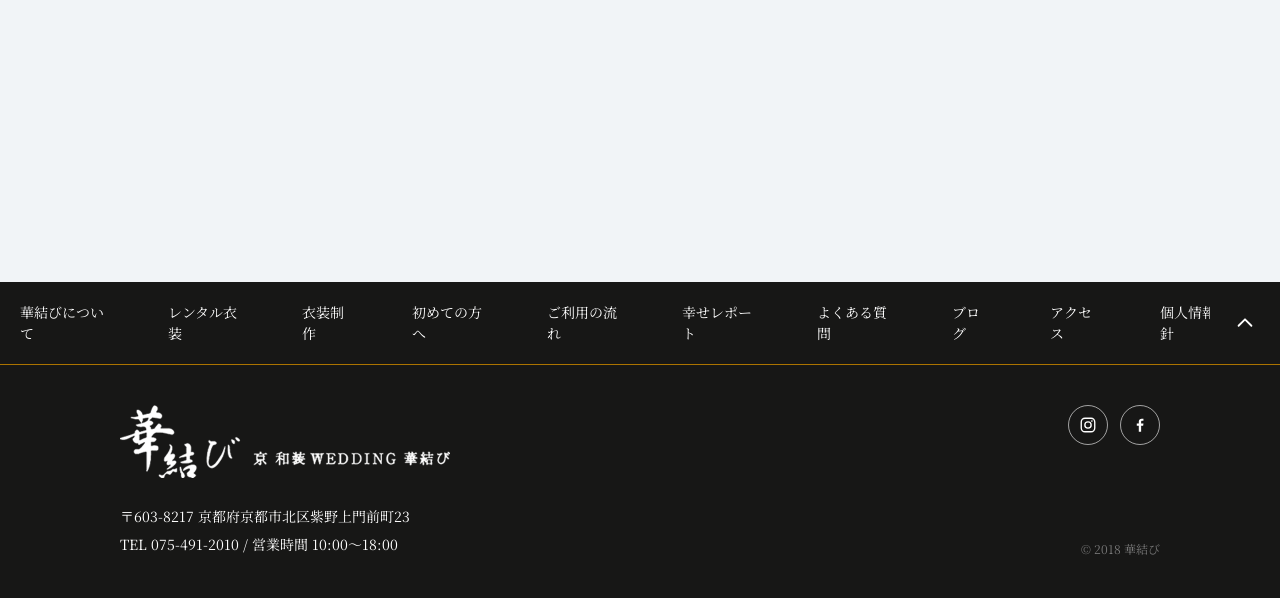
<file: pages/faq.html>
<!DOCTYPE html>
<html lang="ja">

<head>
  <meta charset="UTF-8">
  <meta name="viewport" content="width=device-width, initial-scale=1.0">
  <title>よくあるご質問 | 華結び-模写</title>
  <link rel="preconnect" href="https://fonts.googleapis.com">
  <link rel="preconnect" href="https://fonts.gstatic.com" crossorigin>
  <link href="https://fonts.googleapis.com/css2?family=Cantata+One&family=Noto+Serif+JP:wght@400&display=swap" rel="stylesheet">

  <link rel="stylesheet" href="../css/destyle.css">
  <link rel="stylesheet" href="../css/style.css">
</head>

<body class="faq-page">
  <!-- 共通ヘッダー（子ページ用 --page: 最初から上端固定・小ロゴ表示） -->
  <!-- 子ページではロゴは見出しにせず、ページ見出し(h1)は本文側に置く -->
  <header class="l-header l-header--page">
    <div class="l-header__inner">
      <p class="l-header__logo">
        <a href="../index.html">
          <img src="../img/common/logo_nav01.png" alt="華結び">
        </a>
      </p>
      <nav class="l-header__nav">
        <ul class="l-header__list">
          <li class="l-header__item"><a href="about.html">華結びについて</a></li>
          <li class="l-header__item"><a href="rental.html">レンタル衣装</a></li>
          <li class="l-header__item"><a href="production.html">衣装制作</a></li>
          <li class="l-header__item"><a href="first.html">初めての方へ</a></li>
          <li class="l-header__item"><a href="flow.html">ご利用の流れ</a></li>
          <li class="l-header__item"><a href="report.html">幸せレポート</a></li>
          <li class="l-header__item"><a href="faq.html">よくある質問</a></li>
          <li class="l-header__item"><a href="blog.html">ブログ</a></li>
          <li class="l-header__item"><a href="access.html">アクセス</a></li>
        </ul>
      </nav>
    </div>
  </header>

  <!-- サイドバー: ビューポート固定。全ページ共通でスクロール中も右端に残す -->
  <div class="p-side">
    <div class="p-side__item p-side__item--contact">
      <div class="p-side__tab">ご相談・来店予約</div>
      <div class="p-side__panel">
        <p class="p-side__lead">お急ぎの方はお電話で</p>
        <p class="p-side__tel">TEL 075-491-2010</p>
        <p class="p-side__hours">受付時間 9:00-18:00</p>
        <a href="#" class="p-side__btn">ご相談・来店予約</a>
      </div>
    </div>
    <div class="p-side__item p-side__item--mail">
      <div class="p-side__tab">ご来店出来ない方へ</div>
      <div class="p-side__panel">
        <p class="p-side__lead">ご遠方に行けなくても大丈夫。<br>ご自宅に試着を郵送します。</p>
        <a href="#" class="p-side__btn">宅配試着サービス</a>
      </div>
    </div>
  </div>

  <main class="l-main">
    <!-- 共通タイトルセクション（ページ見出し＋下線） -->
    <section class="p-page-title">
      <h1 class="p-page-title__text">よくあるご質問</h1>
      <span class="p-page-title__line"></span>
    </section>

    <!-- ===== ここからよくある質問ページ固有コンテンツ ===== -->
    <!-- section1: カテゴリーナビ（各Q&Aセクションへのアンカー・スムーススクロール） -->
    <!-- 300×60 の枠ボタンを 3列×2行。箱同士の縦横余白は 40px -->
    <section class="p-faq-nav">
      <ul class="p-faq-nav__list">
        <li class="p-faq-nav__item">
          <a class="p-faq-nav__btn" href="#q-costume">衣装について</a>
        </li>
        <li class="p-faq-nav__item">
          <a class="p-faq-nav__btn" href="#q-contract">ご契約について</a>
        </li>
        <li class="p-faq-nav__item">
          <a class="p-faq-nav__btn" href="#q-reserve">予約・試着について</a>
        </li>
        <li class="p-faq-nav__item">
          <a class="p-faq-nav__btn" href="#q-other">その他</a>
        </li>
        <li class="p-faq-nav__item">
          <a class="p-faq-nav__btn" href="#q-payment">お支払いについて</a>
        </li>
        <li class="p-faq-nav__item">
          <a class="p-faq-nav__btn" href="#q-rental">レンタルについて</a>
        </li>
      </ul>
    </section>

    <!-- section2: Q&A本体（カテゴリーごと。アコーディオン式 details/summary） -->
    <!-- 衣装について（ナビ #q-costume の着地先） -->
    <section class="p-faq" id="q-costume">
      <div class="p-faq__inner">
        <h2 class="p-faq__title">衣装について</h2>
        <ul class="p-faq__list">
          <li class="p-faq__item">
            <button class="p-faq__q" type="button" aria-expanded="false">
                <span class="p-faq__q-mark">Q</span>
                <span class="p-faq__q-text">妊婦でも和装の婚礼衣装が着られますか？</span>
            </button>
            <div class="p-faq__a">
              <div class="p-faq__a-inner">
                <p class="p-faq__a-text">もちろんです。挙式当日の妊娠週数により、通常とは違う「作り帯」で楽な着付けが出来るセットも用意していますので、ご体調によりスタッフにご相談ください。</p>
              </div>
            </div>
          </li>
          <li class="p-faq__item">
            <button class="p-faq__q" type="button" aria-expanded="false">
                <span class="p-faq__q-mark">Q</span>
                <span class="p-faq__q-text">新郎の衣装はレンタルできますか？</span>
            </button>
            <div class="p-faq__a">
              <div class="p-faq__a-inner">
                <p class="p-faq__a-text">新郎様の紋付き袴もお取り扱いしております。他にも列席者様のモーニングコートセット、留袖・訪問着などもございます。</p>
              </div>
            </div>
          </li>
          <li class="p-faq__item">
            <button class="p-faq__q" type="button" aria-expanded="false">
                <span class="p-faq__q-mark">Q</span>
                <span class="p-faq__q-text">綿帽子や角隠しもレンタルできますか？</span>
            </button>
            <div class="p-faq__a">
              <div class="p-faq__a-inner">
                <p class="p-faq__a-text">出来ます。衣装と一緒にお送り致します。綿帽子には大きさの違う「かつら用」と「洋髪用」の2種類を用意していますので、当日のヘアメイクご担当者との打ち合わせの際にサイズをご確認ください。</p>
              </div>
            </div>
          </li>
          <li class="p-faq__item">
            <button class="p-faq__q" type="button" aria-expanded="false">
                <span class="p-faq__q-mark">Q</span>
                <span class="p-faq__q-text">小物セットもレンタルできますか？</span>
            </button>
            <div class="p-faq__a">
              <div class="p-faq__a-inner">
                <p class="p-faq__a-text">小物セットは衣装代金に含まれていますのでご安心ください。色も衣装に合わせてお客様のお好きなものをお選びいただけます。</p>
              </div>
            </div>
          </li>
          <li class="p-faq__item">
            <button class="p-faq__q" type="button" aria-expanded="false">
                <span class="p-faq__q-mark">Q</span>
                <span class="p-faq__q-text">挙式の衣装のまま披露宴に出席できますか？</span>
            </button>
            <div class="p-faq__a">
              <div class="p-faq__a-inner">
                <p class="p-faq__a-text">出来ます。小物の色を変えたりヘアアクセサリーを付け替えるだけで雰囲気が変わります。</p>
              </div>
            </div>
          </li>
          <li class="p-faq__item">
            <button class="p-faq__q" type="button" aria-expanded="false">
                <span class="p-faq__q-mark">Q</span>
                <span class="p-faq__q-text">挙式は白無垢でないといけませんか？</span>
            </button>
            <div class="p-faq__a">
              <div class="p-faq__a-inner">
                <p class="p-faq__a-text">一般的に挙式の際は白無垢を着用される方が多いですが、色打掛や引振袖でも大丈夫です。</p>
              </div>
            </div>
          </li>
        </ul>
      </div>
    </section>

    <!-- ご契約について（ナビ #q-contract の着地先） -->
    <section class="p-faq" id="q-contract">
      <div class="p-faq__inner">
        <h2 class="p-faq__title">ご契約について</h2>
        <ul class="p-faq__list">
          <li class="p-faq__item">
            <button class="p-faq__q" type="button" aria-expanded="false">
              <span class="p-faq__q-mark">Q</span>
              <span class="p-faq__q-text">キャンセルした場合どうなりますか？</span>
            </button>
            <div class="p-faq__a">
              <div class="p-faq__a-inner">
                <p class="p-faq__a-text">ご契約額に応じ、弊社規定のキャンセル料を頂戴致します。<br>1.ご契約日～ご契約日から7日目…キャンセル料なし<br>2.ご契約日から8日目～ご使用日31日前…ご契約額の20％<br>3.ご使用日30日前～10日前…ご契約額の80％<br>4.ご使用日前日～当日…ご契約額の100％</p>
              </div>
            </div>
          </li>
          <li class="p-faq__item">
            <button class="p-faq__q" type="button" aria-expanded="false">
              <span class="p-faq__q-mark">Q</span>
              <span class="p-faq__q-text">来店せずに契約する事は出来ますか？</span>
            </button>
            <div class="p-faq__a">
              <div class="p-faq__a-inner">
                <p class="p-faq__a-text">遠方にお住まいなどでご来店が叶わないお客様には、画像で衣装を選んでいただきご契約していただけます。また、来店は難しいけれど実際に衣装を見たいとお考えの方は「ご自宅試着サービス」をご利用ください。</p>
              </div>
            </div>
          </li>
          <li class="p-faq__item">
            <button class="p-faq__q" type="button" aria-expanded="false">
              <span class="p-faq__q-mark">Q</span>
              <span class="p-faq__q-text">契約は来店時にしないといけませんか？</span>
            </button>
            <div class="p-faq__a">
              <div class="p-faq__a-inner">
                <p class="p-faq__a-text">試着でご来店の際にご契約いただくか、または後日ご検討の上お電話やメールでのお申込みも受け付けています。</p>
              </div>
            </div>
          </li>
          <li class="p-faq__item">
            <button class="p-faq__q" type="button" aria-expanded="false">
              <span class="p-faq__q-mark">Q</span>
              <span class="p-faq__q-text">衣装選びから契約までの流れをおしえてください</span>
            </button>
            <div class="p-faq__a">
              <div class="p-faq__a-inner">
                <p class="p-faq__a-text">詳細は<a class="p-faq__a-link" href="flow.html">「ご利用の流れ」</a>のページをご覧ください。</p>
              </div>
            </div>
          </li>
        </ul>
      </div>
    </section>

    <!-- 予約・試着について（ナビ #q-reserve の着地先） -->
    <section class="p-faq" id="q-reserve">
      <div class="p-faq__inner">
        <h2 class="p-faq__title">予約・試着について</h2>
        <ul class="p-faq__list">
          <li class="p-faq__item">
            <button class="p-faq__q" type="button" aria-expanded="false">
              <span class="p-faq__q-mark">Q</span>
              <span class="p-faq__q-text">試着の時間はどのくらいかかりますか？</span>
            </button>
            <div class="p-faq__a">
              <div class="p-faq__a-inner">
                <p class="p-faq__a-text">レンタルについてのご説明などをスタッフからさせていただきますが、その時間を合わせて早い方で1時間くらいです。</p>
              </div>
            </div>
          </li>
          <li class="p-faq__item">
            <button class="p-faq__q" type="button" aria-expanded="false">
              <span class="p-faq__q-mark">Q</span>
              <span class="p-faq__q-text">試着する衣装は何点ですか？</span>
            </button>
            <div class="p-faq__a">
              <div class="p-faq__a-inner">
                <p class="p-faq__a-text">ご試着の枚数は決まっていませんが、あまりたくさんご覧になると迷ってしまい決められなくなるようです。ご自分の好みの色や柄などをスタッフにお伝えいただき、ご試着されながらお気に入りの一枚を見つけてください。</p>
              </div>
            </div>
          </li>
          <li class="p-faq__item">
            <button class="p-faq__q" type="button" aria-expanded="false">
              <span class="p-faq__q-mark">Q</span>
              <span class="p-faq__q-text">来店する時の注意点はありますか？</span>
            </button>
            <div class="p-faq__a">
              <div class="p-faq__a-inner">
                <p class="p-faq__a-text">ご来店いただいた場合は簡単にですがご試着をしていただきますので、出来るだけ衿元が開き気味のお洋服をお召しになるとイメージが湧きやすくなります。<br>また、髪が襟足にかかるくらい長い方は髪をアップに出来る髪留めをご持参ください。</p>
              </div>
            </div>
          </li>
          <li class="p-faq__item">
            <button class="p-faq__q" type="button" aria-expanded="false">
              <span class="p-faq__q-mark">Q</span>
              <span class="p-faq__q-text">来店予約はどうすればいいですか？</span>
            </button>
            <div class="p-faq__a">
              <div class="p-faq__a-inner">
                <p class="p-faq__a-text">ご来店予約はお電話（075-491-2010）か、メールで承っています。</p>
              </div>
            </div>
          </li>
        </ul>
      </div>
    </section>

    <!-- その他（ナビ #q-other の着地先） -->
    <section class="p-faq" id="q-other">
      <div class="p-faq__inner">
        <h2 class="p-faq__title">その他</h2>
        <ul class="p-faq__list">
          <li class="p-faq__item">
            <button class="p-faq__q" type="button" aria-expanded="false">
              <span class="p-faq__q-mark">Q</span>
              <span class="p-faq__q-text">小物セットや草履だけのレンタルはできますか？</span>
            </button>
            <div class="p-faq__a">
              <div class="p-faq__a-inner">
                <p class="p-faq__a-text">はい。その他にも綿帽子や角隠しのみのレンタルも承っております。</p>
              </div>
            </div>
          </li>
          <li class="p-faq__item">
            <button class="p-faq__q" type="button" aria-expanded="false">
              <span class="p-faq__q-mark">Q</span>
              <span class="p-faq__q-text">契約した後で衣装の変更はできますか？</span>
            </button>
            <div class="p-faq__a">
              <div class="p-faq__a-inner">
                <p class="p-faq__a-text">はい。ただし、最終のお支払いがご利用日の10日前までですので、それ以降の変更で料金が変わる場合は衣装の出荷日までに差額をお支払いください。</p>
              </div>
            </div>
          </li>
          <li class="p-faq__item">
            <button class="p-faq__q" type="button" aria-expanded="false">
              <span class="p-faq__q-mark">Q</span>
              <span class="p-faq__q-text">海外に住んでいるので来店ができません</span>
            </button>
            <div class="p-faq__a">
              <div class="p-faq__a-inner">
                <p class="p-faq__a-text">華結びでは今まで何組も海外在住のお客様にご利用いただいております。ご来店が出来なくてもHPに掲載している画像でお衣装をお選びくださればレンタルしていただけます。</p>
              </div>
            </div>
          </li>
        </ul>
      </div>
    </section>

    <!-- お支払いについて（ナビ #q-payment の着地先） -->
    <section class="p-faq" id="q-payment">
      <div class="p-faq__inner">
        <h2 class="p-faq__title">お支払いについて</h2>
        <ul class="p-faq__list">
          <li class="p-faq__item">
            <button class="p-faq__q" type="button" aria-expanded="false">
              <span class="p-faq__q-mark">Q</span>
              <span class="p-faq__q-text">新郎新婦と列席者との請求を別にする事はできますか？</span>
            </button>
            <div class="p-faq__a">
              <div class="p-faq__a-inner">
                <p class="p-faq__a-text">出来ます。新郎家、新婦家それぞれの請求明細を別にしてお作りする事も可能です。</p>
              </div>
            </div>
          </li>
          <li class="p-faq__item">
            <button class="p-faq__q" type="button" aria-expanded="false">
              <span class="p-faq__q-mark">Q</span>
              <span class="p-faq__q-text">クレジットカードで支払えますか？</span>
            </button>
            <div class="p-faq__a">
              <div class="p-faq__a-inner">
                <p class="p-faq__a-text">お支払いは現金か振込みのどちらかです。</p>
              </div>
            </div>
          </li>
          <li class="p-faq__item">
            <button class="p-faq__q" type="button" aria-expanded="false">
              <span class="p-faq__q-mark">Q</span>
              <span class="p-faq__q-text">支払のタイミングは？</span>
            </button>
            <div class="p-faq__a">
              <div class="p-faq__a-inner">
                <p class="p-faq__a-text">ご契約時に内金として20,000円(税込)をお預かり致します（ご来店時もしくはご契約後1週間以内）。内金を除く残りのお支払いは、ご使用日の10日前までに全額頂戴致します。</p>
              </div>
            </div>
          </li>
        </ul>
      </div>
    </section>

    <!-- レンタルについて（ナビ #q-rental の着地先） -->
    <section class="p-faq" id="q-rental">
      <div class="p-faq__inner">
        <h2 class="p-faq__title">レンタルについて</h2>
        <ul class="p-faq__list">
          <li class="p-faq__item">
            <button class="p-faq__q" type="button" aria-expanded="false">
              <span class="p-faq__q-mark">Q</span>
              <span class="p-faq__q-text">発送と返送はどうすればいいですか？</span>
            </button>
            <div class="p-faq__a">
              <div class="p-faq__a-inner">
                <p class="p-faq__a-text">衣装をお送りする場所、お脱ぎになる場所のそれぞれの担当者様に荷物の受取と返送をしてもらえるかどうかご確認ください。ご了承が得られましたら弊社から直接お電話をし、お届けのお日にちなど詳細をご相談させていただきます。</p>
              </div>
            </div>
          </li>
          <li class="p-faq__item">
            <button class="p-faq__q" type="button" aria-expanded="false">
              <span class="p-faq__q-mark">Q</span>
              <span class="p-faq__q-text">衣装はどこに送られますか？</span>
            </button>
            <div class="p-faq__a">
              <div class="p-faq__a-inner">
                <p class="p-faq__a-text">着付けをされる場所にお送り致します。神社の控室・ホテルの衣装室・提携の美容室など、お客様にご指定いただいた場所へお届けします。</p>
              </div>
            </div>
          </li>
        </ul>
      </div>
    </section>
    <!-- ===== よくある質問ページ固有コンテンツここまで ===== -->

    <!-- ===== ここから各子ページ共通の下部エリア ===== -->
    <!-- 共通パンくず（下部エリアの先頭） -->
    <nav class="l-breadcrumb" aria-label="パンくずリスト">
      <ol class="l-breadcrumb__list">
        <li class="l-breadcrumb__item"><a href="../index.html">打掛レンタルの華結びHOME</a></li>
        <li class="l-breadcrumb__item">よくあるご質問＜京都・華結び＞</li>
      </ol>
    </nav>

    <!-- 共通btn-field（子ページは4ボタン・小さめ） -->
    <section class="p-btn-field p-btn-field--page">
      <ul class="p-btn-field__list">
        <li class="p-btn-field__item">
          <a class="p-btn-field__btn" href="about.html">
            <span class="p-btn-field__title">華結びについて</span>
            <span class="p-btn-field__sub">華結びのこだわり</span>
          </a>
        </li>
        <li class="p-btn-field__item">
          <a class="p-btn-field__btn" href="first.html">
            <span class="p-btn-field__title">初めての方へ</span>
            <span class="p-btn-field__sub">和装レンタルのいろは</span>
          </a>
        </li>
        <li class="p-btn-field__item">
          <a class="p-btn-field__btn" href="flow.html">
            <span class="p-btn-field__title">ご利用の流れ</span>
            <span class="p-btn-field__sub">簡単5ステップ</span>
          </a>
        </li>
        <li class="p-btn-field__item">
          <a class="p-btn-field__btn" href="faq.html">
            <span class="p-btn-field__title">よくあるご質問</span>
            <span class="p-btn-field__sub">わかりやすくご説明</span>
          </a>
        </li>
      </ul>
    </section>

    <!-- 共通お問い合わせ（灰帯＋中央白カード） -->
    <section class="p-contact">
      <div class="p-contact__box">
        <h2 class="p-contact__title">ご予約・お問い合わせ</h2>
        <div class="p-contact__row">
          <div class="p-contact__tel-block">
            <p class="p-contact__tel">TEL.<span class="p-contact__tel-num">075-491-2010</span></p>
            <p class="p-contact__hours">営業時間　10:00〜18:00</p>
          </div>
          <ul class="p-contact__btns">
            <li class="p-contact__btns-item">
              <a class="p-contact__btn" href="#">ご相談・来店予約</a>
            </li>
            <li class="p-contact__btns-item">
              <a class="p-contact__btn" href="#">宅配試着サービス</a>
            </li>
          </ul>
        </div>
      </div>
    </section>

    <!-- 共通Googleマップ（トップと同一） -->
    <section class="p-map">
      <iframe
        class="p-map__frame"
        src="https://maps.google.com/maps?q=%E4%B8%8A%E8%B3%80%E8%8C%82%E7%A5%9E%E7%A4%BE&output=embed"
        title="アクセスマップ"
        loading="lazy"
        allowfullscreen></iframe>
    </section>
  </main>

  <footer class="l-footer">
    <nav class="l-footer__nav">
      <a class="l-footer__pagetop" href="#" aria-label="ページトップへ戻る">
        <svg viewBox="0 0 24 24" width="22" height="22" fill="none" stroke="currentColor" stroke-width="2" aria-hidden="true">
          <path d="M5 15l7-7 7 7" stroke-linecap="round" stroke-linejoin="round" />
        </svg>
      </a>
      <ul class="l-footer__list">
        <li class="l-footer__item"><a href="about.html">華結びについて</a></li>
        <li class="l-footer__item"><a href="rental.html">レンタル衣装</a></li>
        <li class="l-footer__item"><a href="production.html">衣装制作</a></li>
        <li class="l-footer__item"><a href="first.html">初めての方へ</a></li>
        <li class="l-footer__item"><a href="flow.html">ご利用の流れ</a></li>
        <li class="l-footer__item"><a href="report.html">幸せレポート</a></li>
        <li class="l-footer__item"><a href="faq.html">よくある質問</a></li>
        <li class="l-footer__item"><a href="blog.html">ブログ</a></li>
        <li class="l-footer__item"><a href="access.html">アクセス</a></li>
        <li class="l-footer__item"><a href="privacy.html">個人情報保護方針</a></li>
      </ul>
    </nav>

    <div class="l-footer__body">
      <div class="l-footer__info">
        <p class="l-footer__logo">
          <img src="../img/common/logo02.png" alt="京 和装 WEDDING 華結び">
        </p>
        <address class="l-footer__address">
          〒603-8217 京都府京都市北区紫野上門前町23<br>
          TEL 075-491-2010 / 営業時間 10:00〜18:00
        </address>
      </div>

      <div class="l-footer__side">
        <ul class="l-footer__sns">
          <li class="l-footer__sns-item">
            <a class="l-footer__sns-link" href="#" aria-label="Instagram">
              <svg viewBox="0 0 24 24" width="18" height="18" fill="none" stroke="currentColor" stroke-width="1.8" aria-hidden="true">
                <rect x="3" y="3" width="18" height="18" rx="5" />
                <circle cx="12" cy="12" r="4.2" />
                <circle cx="17.2" cy="6.8" r="1.1" fill="currentColor" stroke="none" />
              </svg>
            </a>
          </li>
          <li class="l-footer__sns-item">
            <a class="l-footer__sns-link" href="#" aria-label="Facebook">
              <svg viewBox="0 0 24 24" width="18" height="18" fill="currentColor" aria-hidden="true">
                <path d="M13.5 21v-8h2.7l.4-3.1h-3.1V7.9c0-.9.25-1.5 1.5-1.5h1.6V3.6c-.3 0-1.2-.1-2.3-.1-2.3 0-3.9 1.4-3.9 4v2.4H7.7V13h2.7v8h3.1z" />
              </svg>
            </a>
          </li>
        </ul>
        <p class="l-footer__copy">© 2018 華結び</p>
      </div>
    </div>
  </footer>

  <script src="../js/main.js"></script>
</body>

</html>
</file>
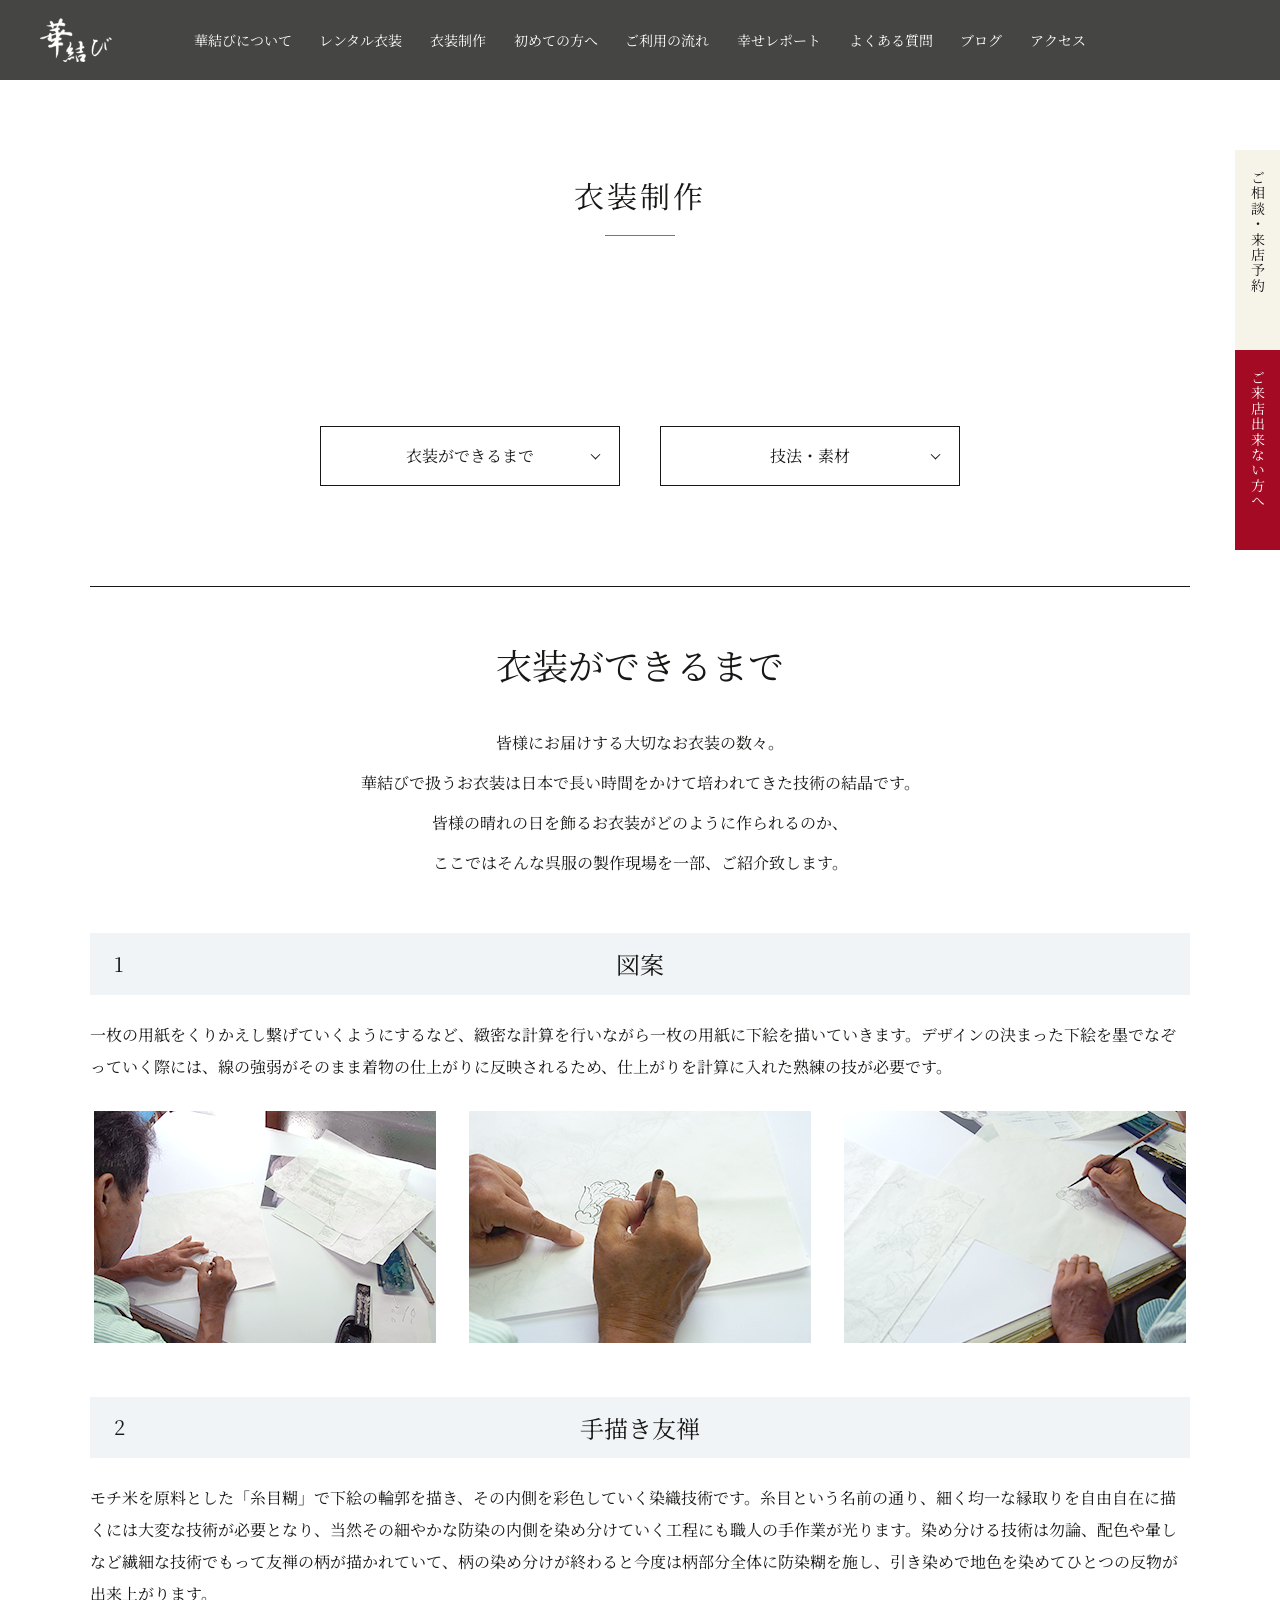
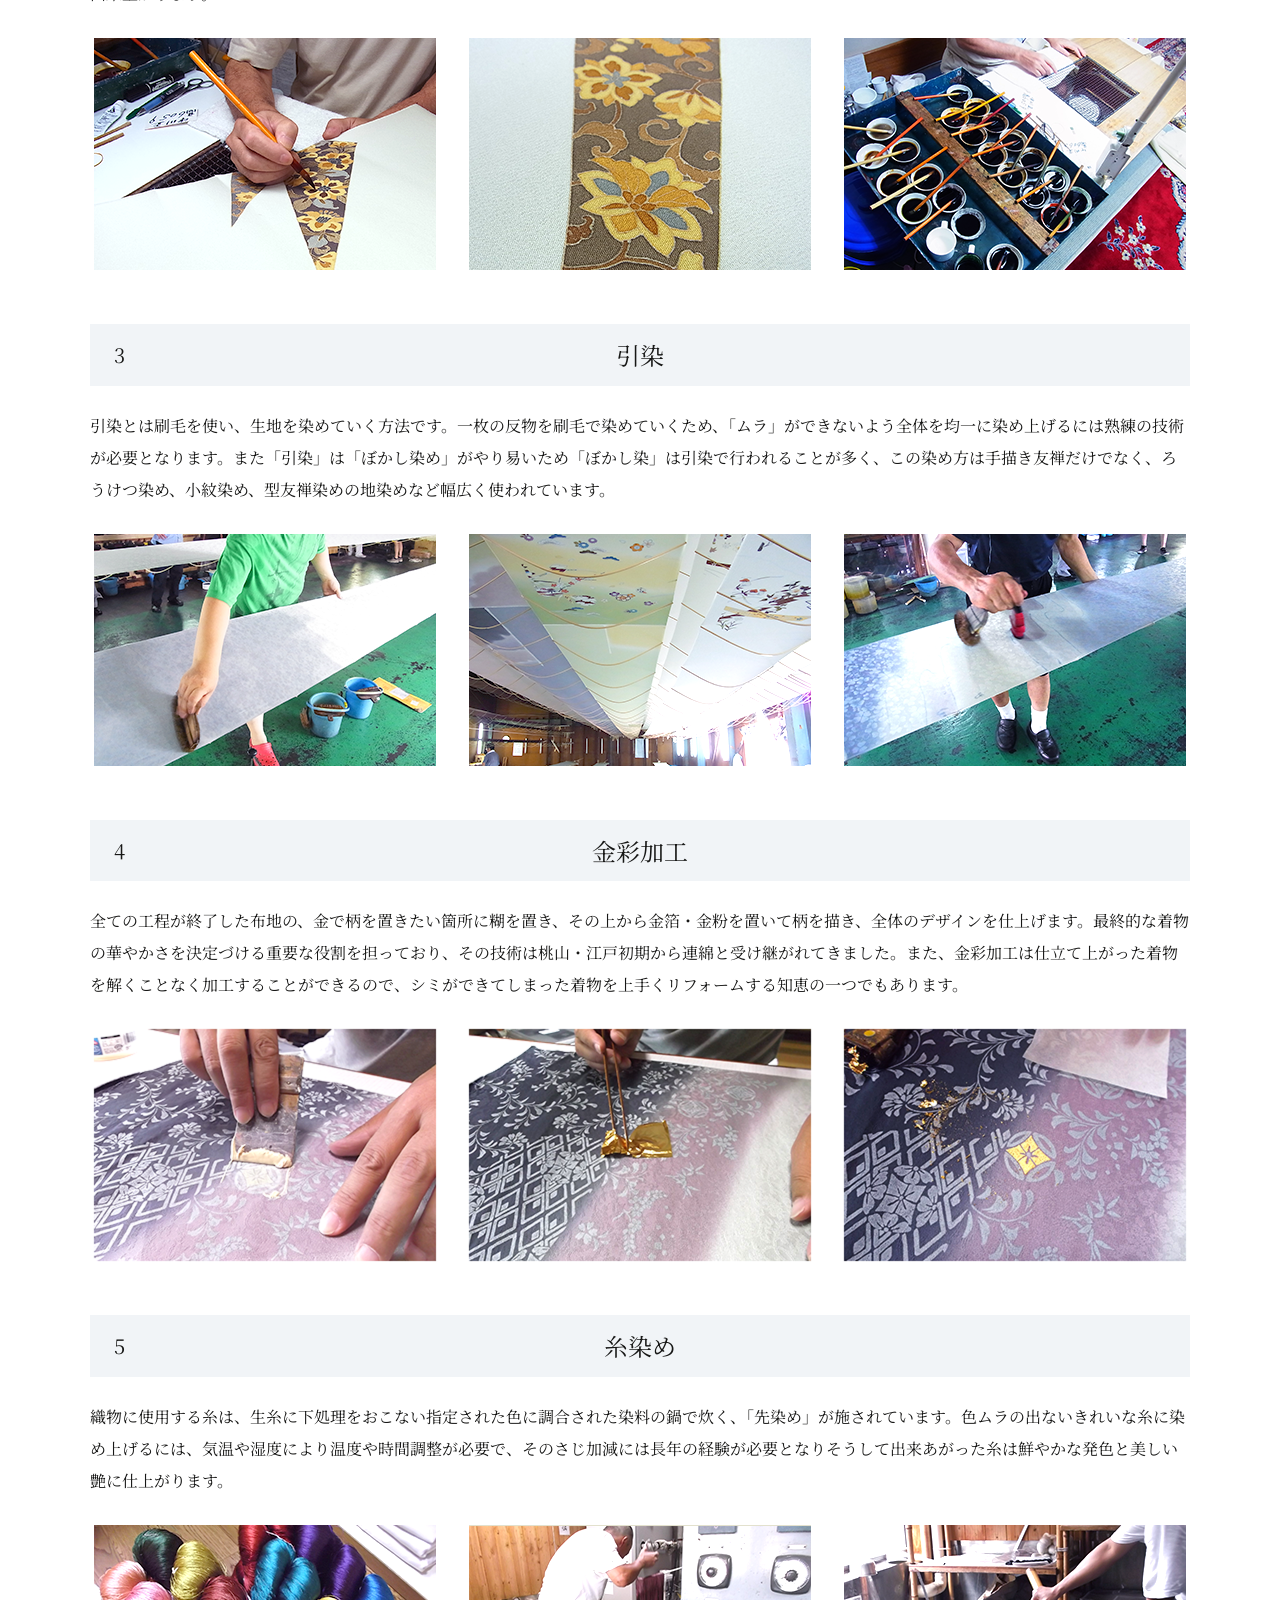
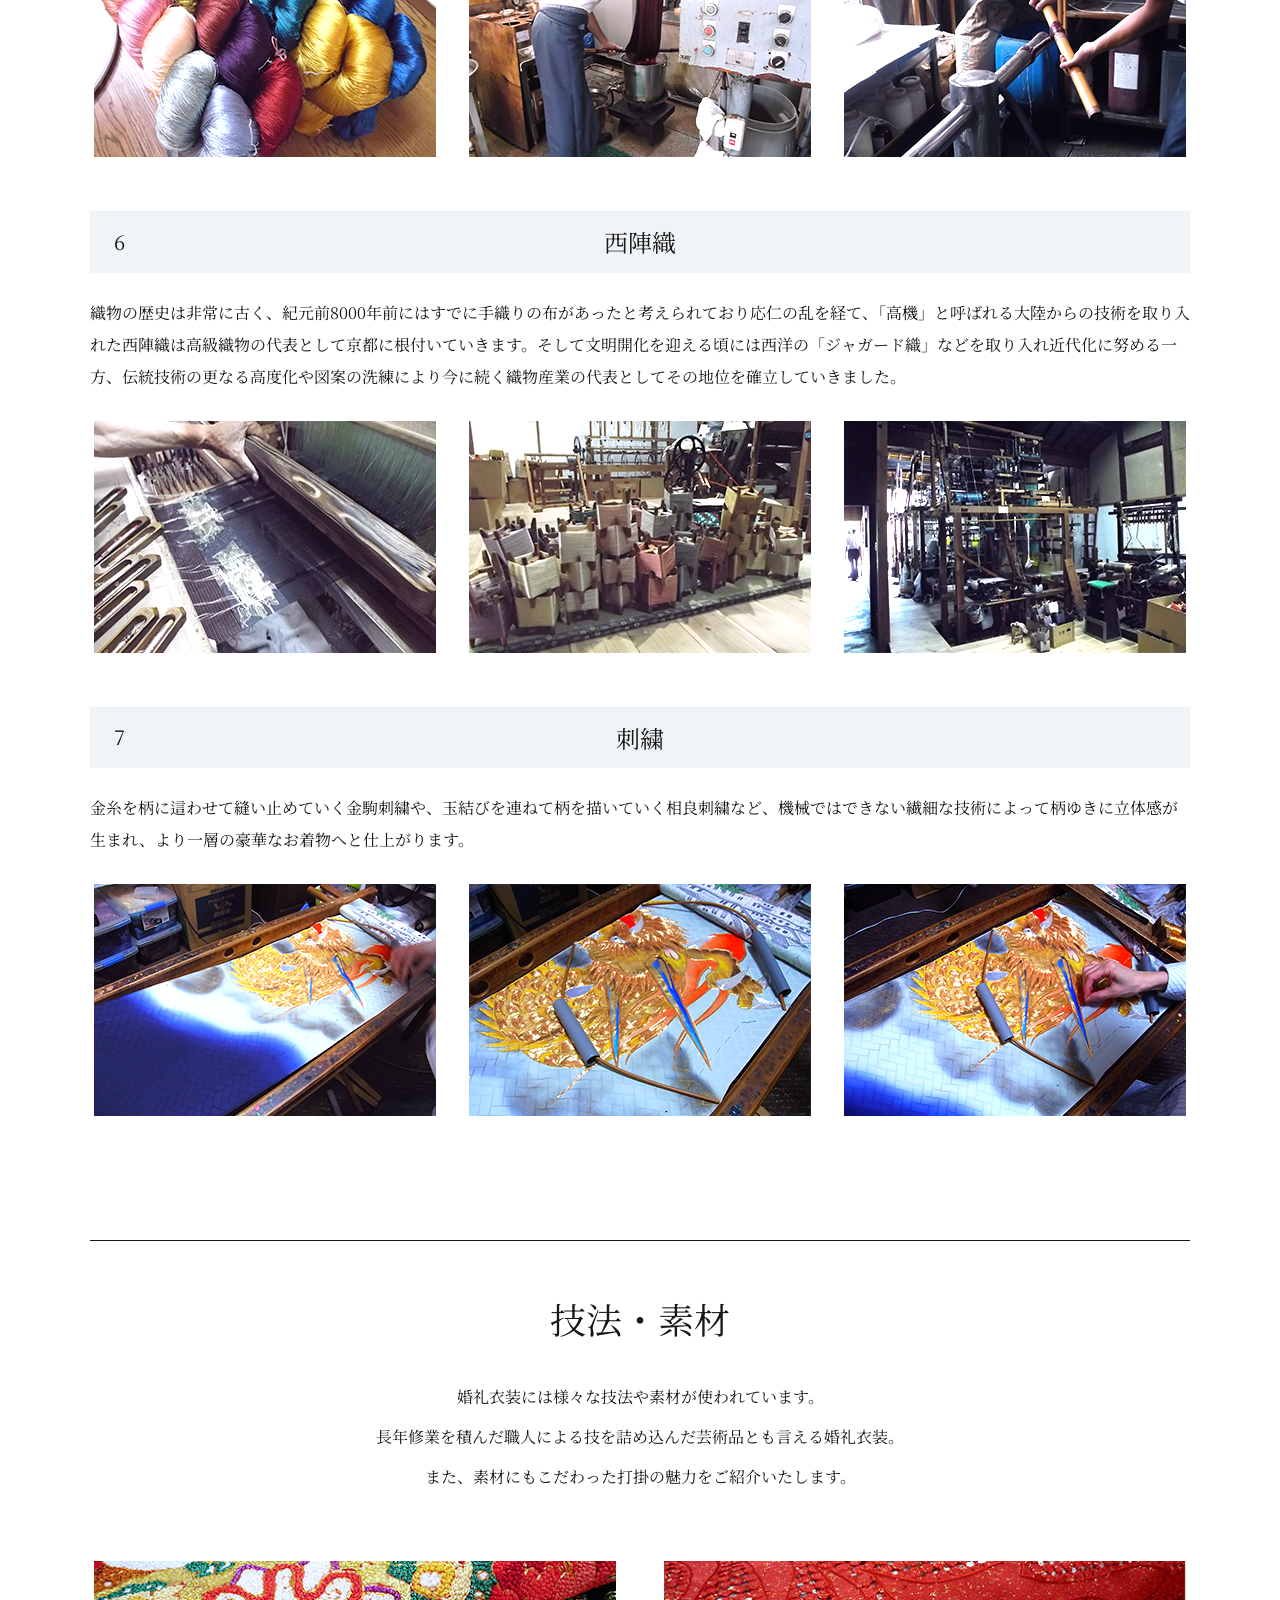
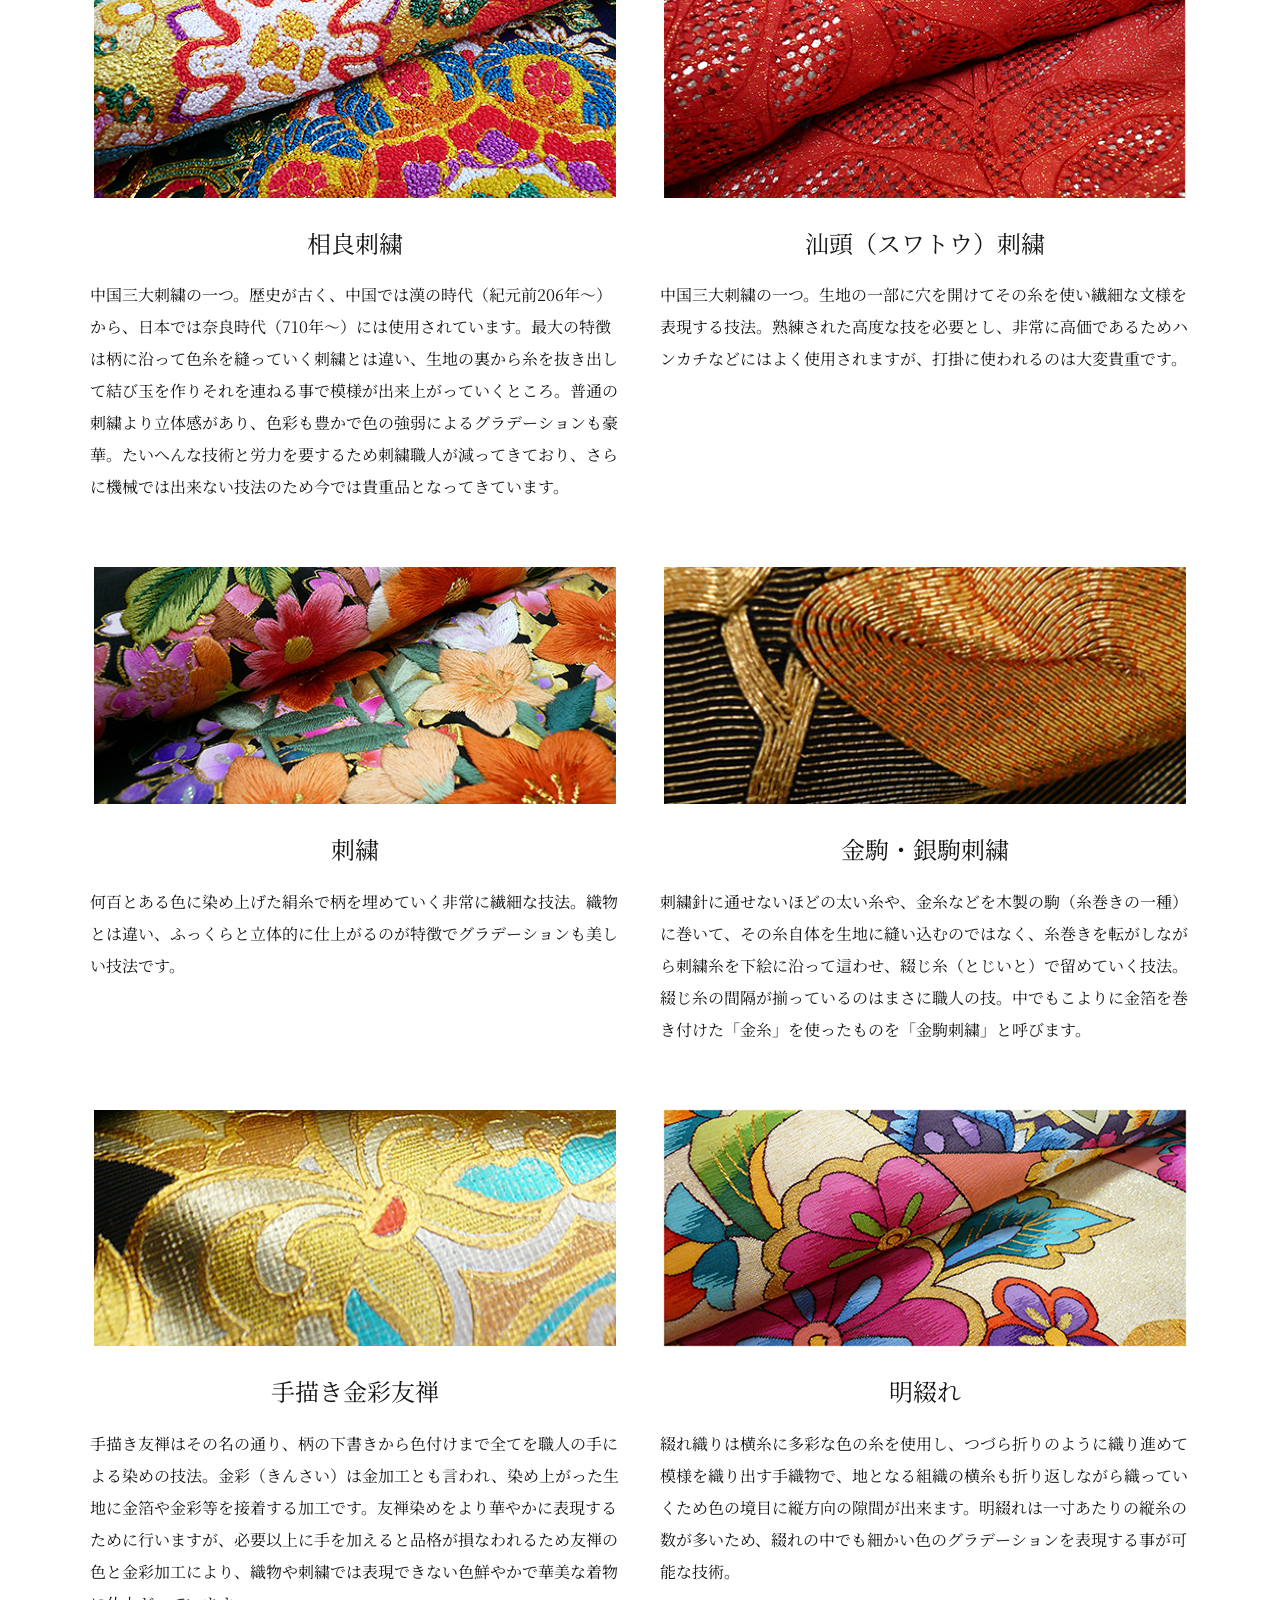
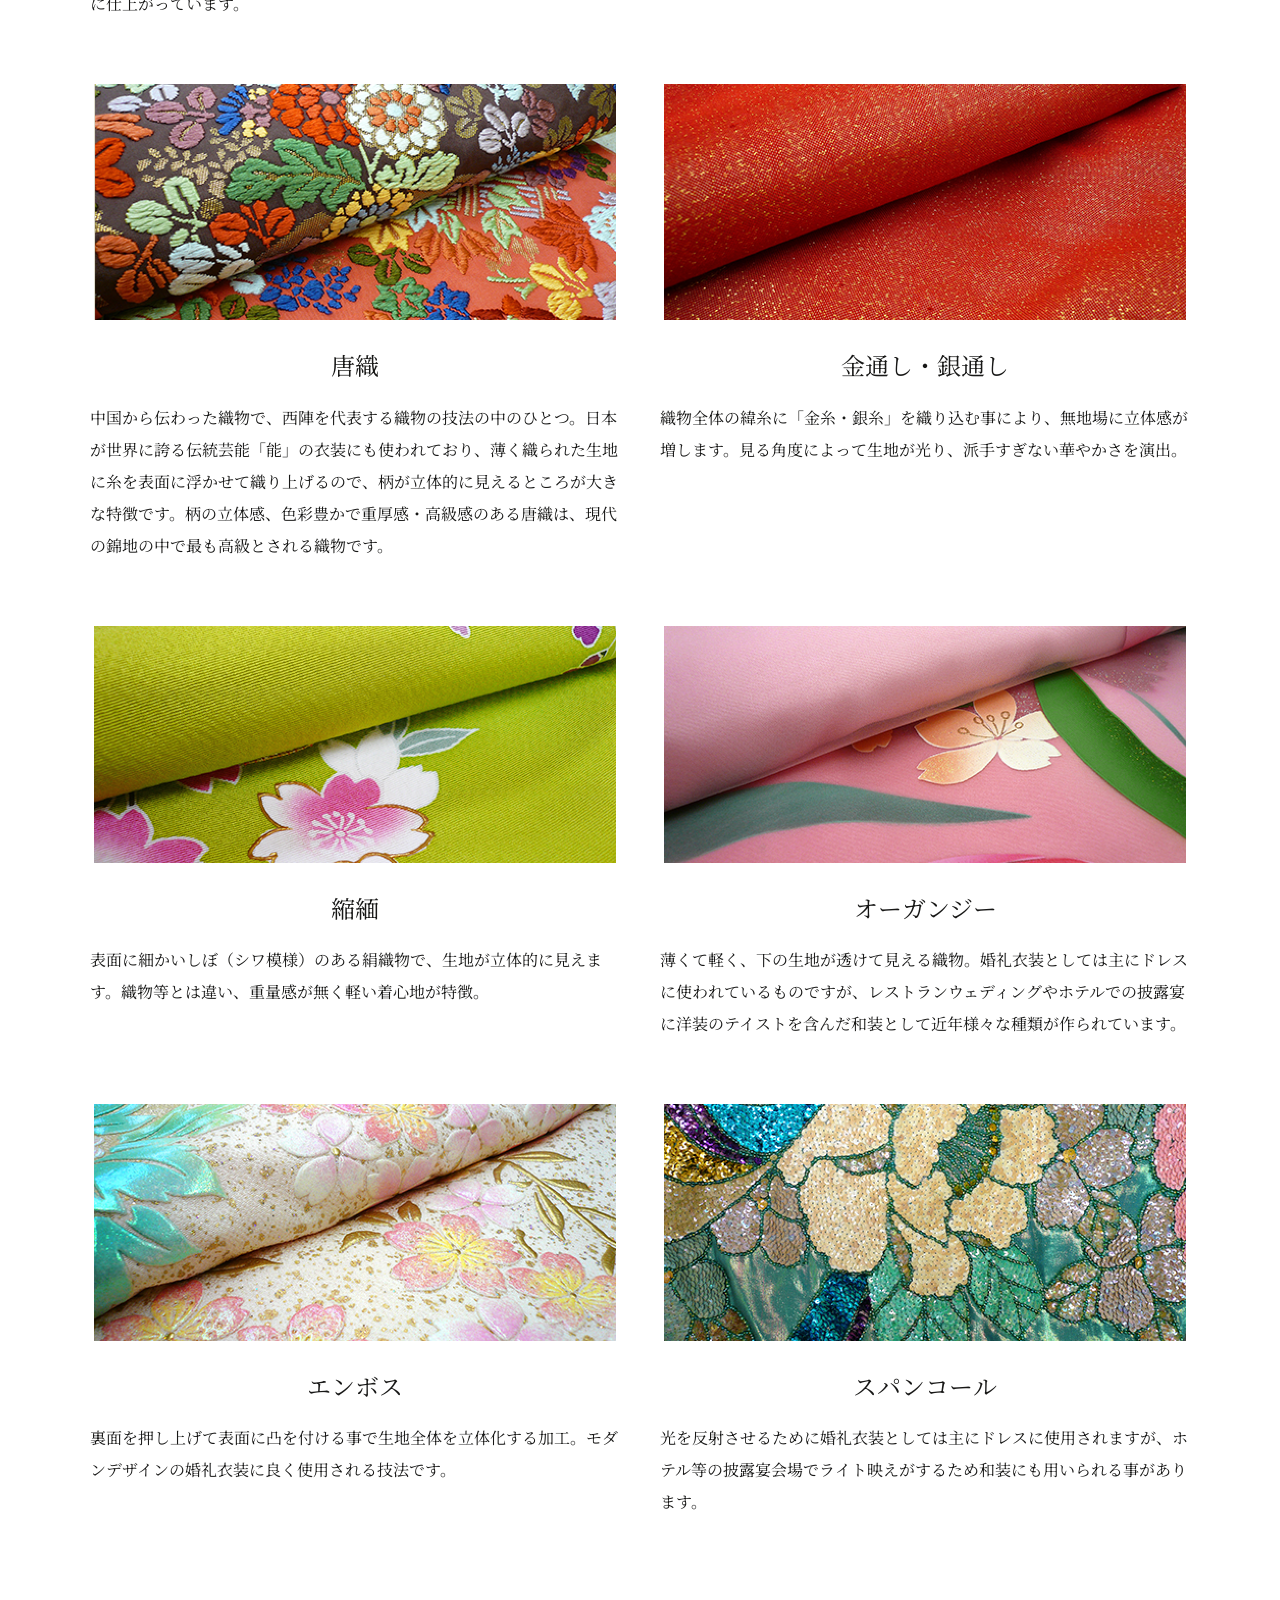
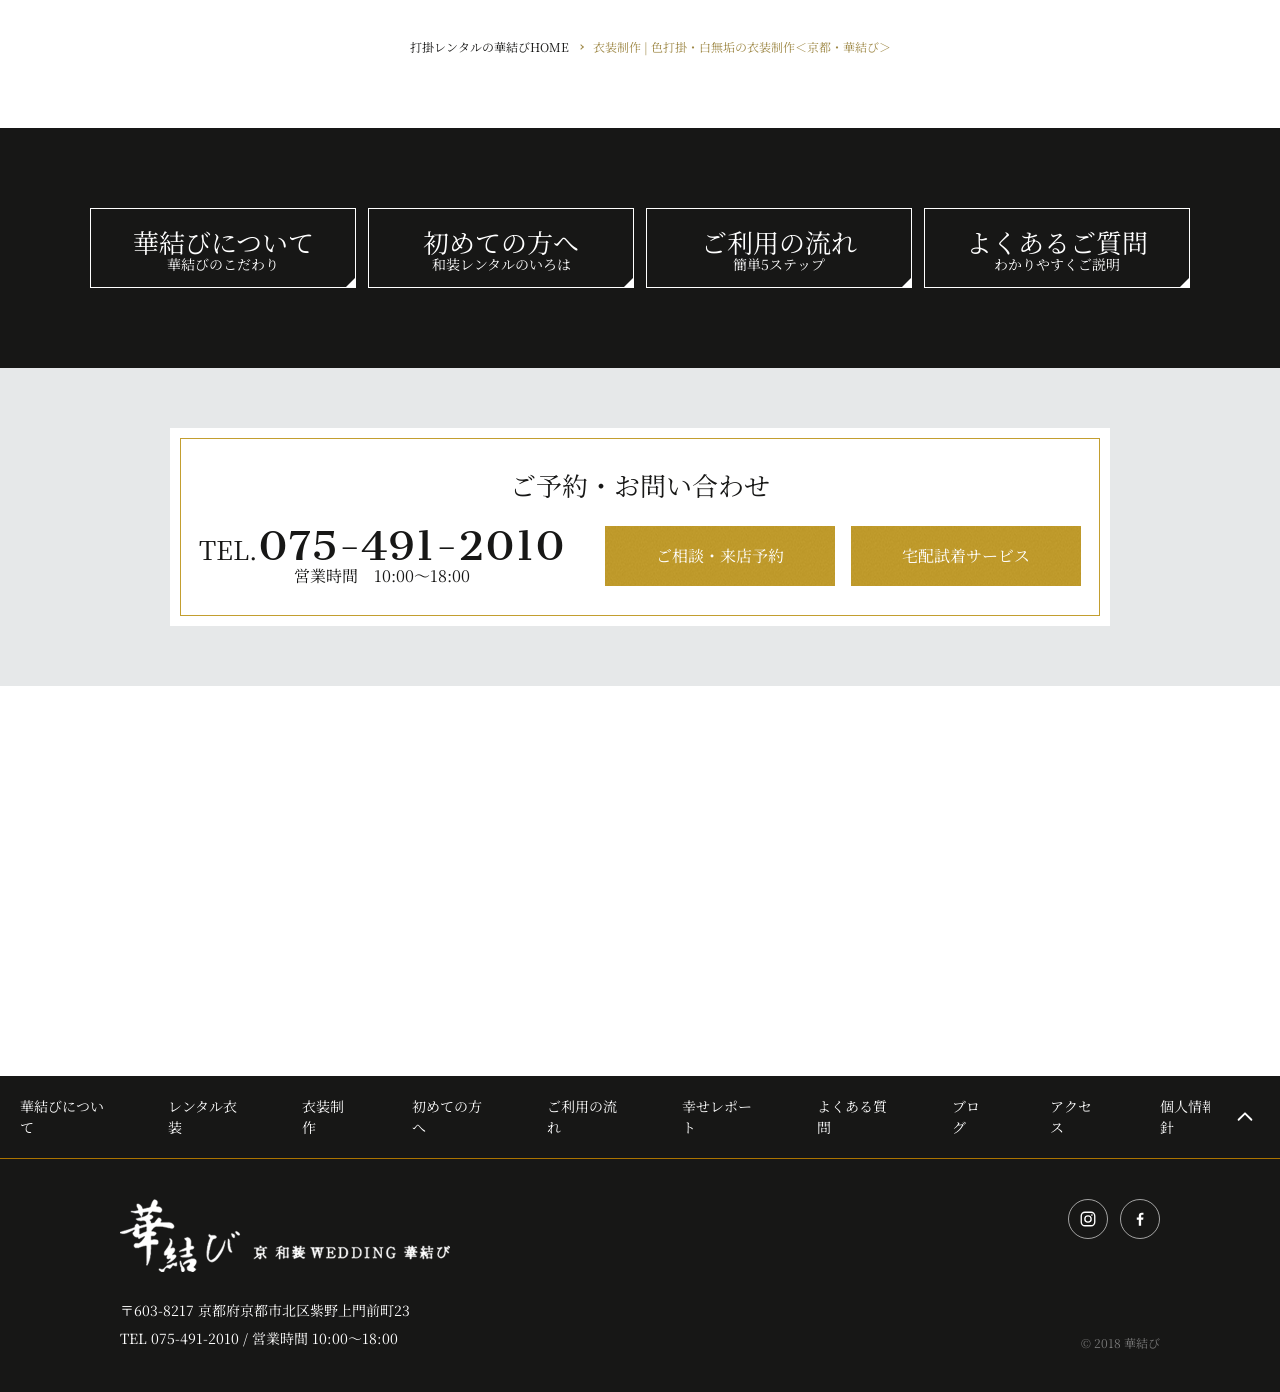
<file: pages/production.html>
<!DOCTYPE html>
<html lang="ja">

<head>
  <meta charset="UTF-8">
  <meta name="viewport" content="width=device-width, initial-scale=1.0">
  <title>衣装制作 | 華結び-模写</title>
  <link rel="preconnect" href="https://fonts.googleapis.com">
  <link rel="preconnect" href="https://fonts.gstatic.com" crossorigin>
  <link href="https://fonts.googleapis.com/css2?family=Cantata+One&family=Noto+Serif+JP:wght@400&display=swap" rel="stylesheet">

  <link rel="stylesheet" href="../css/destyle.css">
  <link rel="stylesheet" href="../css/style.css">
</head>

<body>
  <!-- 共通ヘッダー（子ページ用 --page: 最初から上端固定・小ロゴ表示） -->
  <!-- 子ページではロゴは見出しにせず、ページ見出し(h1)は本文側に置く -->
  <header class="l-header l-header--page">
    <div class="l-header__inner">
      <p class="l-header__logo">
        <a href="../index.html">
          <img src="../img/common/logo_nav01.png" alt="華結び">
        </a>
      </p>
      <nav class="l-header__nav">
        <ul class="l-header__list">
          <li class="l-header__item"><a href="about.html">華結びについて</a></li>
          <li class="l-header__item"><a href="rental.html">レンタル衣装</a></li>
          <li class="l-header__item"><a href="production.html">衣装制作</a></li>
          <li class="l-header__item"><a href="first.html">初めての方へ</a></li>
          <li class="l-header__item"><a href="flow.html">ご利用の流れ</a></li>
          <li class="l-header__item"><a href="report.html">幸せレポート</a></li>
          <li class="l-header__item"><a href="faq.html">よくある質問</a></li>
          <li class="l-header__item"><a href="blog.html">ブログ</a></li>
          <li class="l-header__item"><a href="access.html">アクセス</a></li>
        </ul>
      </nav>
    </div>
  </header>

  <!-- サイドバー: ビューポート固定。全ページ共通でスクロール中も右端に残す -->
  <div class="p-side">
    <div class="p-side__item p-side__item--contact">
      <div class="p-side__tab">ご相談・来店予約</div>
      <div class="p-side__panel">
        <p class="p-side__lead">お急ぎの方はお電話で</p>
        <p class="p-side__tel">TEL 075-491-2010</p>
        <p class="p-side__hours">受付時間 9:00-18:00</p>
        <a href="#" class="p-side__btn">ご相談・来店予約</a>
      </div>
    </div>
    <div class="p-side__item p-side__item--mail">
      <div class="p-side__tab">ご来店出来ない方へ</div>
      <div class="p-side__panel">
        <p class="p-side__lead">ご遠方に行けなくても大丈夫。<br>ご自宅に試着を郵送します。</p>
        <a href="#" class="p-side__btn">宅配試着サービス</a>
      </div>
    </div>
  </div>

  <main class="l-main">
    <!-- 共通タイトルセクション（ページ見出し＋下線） -->
    <section class="p-page-title">
      <h1 class="p-page-title__text">衣装制作</h1>
      <span class="p-page-title__line"></span>
    </section>

    <!-- ===== ここから衣装制作ページ固有コンテンツ ===== -->
    <!-- section1: ページ内ナビ（2ボタン横並び） -->
    <nav class="p-production-nav">
      <ul class="p-production-nav__list">
        <li class="p-production-nav__item">
          <a class="p-production-nav__btn" href="#flow">衣装ができるまで</a>
        </li>
        <li class="p-production-nav__item">
          <a class="p-production-nav__btn" href="#technic">技法・素材</a>
        </li>
      </ul>
    </nav>

    <!-- section2: 衣装ができるまで（上部＝タイトル＋リード文） -->
    <section class="p-production-lead" id="flow">
      <div class="p-production-lead__inner">
        <h2 class="p-production-lead__title">衣装ができるまで</h2>
        <p class="p-production-lead__lead">
          皆様にお届けする大切なお衣装の数々。<br>
          華結びで扱うお衣装は日本で長い時間をかけて培われてきた技術の結晶です。<br>
          皆様の晴れの日を飾るお衣装がどのように作られるのか、<br>
          ここではそんな呉服の製作現場を一部、ご紹介致します。
        </p>
      </div>
    </section>

    <!-- 工程ブロック（図案ほか・計8個。同型を複製して番号/タイトル/本文/画像を差し替える） -->
    <div class="p-production-step">
      <div class="p-production-step__head">
        <span class="p-production-step__num">1</span>
        <h3 class="p-production-step__title">図案</h3>
      </div>
      <p class="p-production-step__text">一枚の用紙をくりかえし繋げていくようにするなど、緻密な計算を行いながら一枚の用紙に下絵を描いていきます。デザインの決まった下絵を墨でなぞっていく際には、線の強弱がそのまま着物の仕上がりに反映されるため、仕上がりを計算に入れた熟練の技が必要です。</p>
      <div class="p-production-step__photos">
        <img class="p-production-step__img" src="../img/production/img_flow01.png" alt="図案の工程">
      </div>
    </div>

    <div class="p-production-step">
      <div class="p-production-step__head">
        <span class="p-production-step__num">2</span>
        <h3 class="p-production-step__title">手描き友禅</h3>
      </div>
      <p class="p-production-step__text">モチ米を原料とした「糸目糊」で下絵の輪郭を描き、その内側を彩色していく染織技術です。糸目という名前の通り、細く均一な縁取りを自由自在に描くには大変な技術が必要となり、当然その細やかな防染の内側を染め分けていく工程にも職人の手作業が光ります。染め分ける技術は勿論、配色や暈しなど繊細な技術でもって友禅の柄が描かれていて、柄の染め分けが終わると今度は柄部分全体に防染糊を施し、引き染めで地色を染めてひとつの反物が出来上がります。</p>
      <div class="p-production-step__photos">
        <img class="p-production-step__img" src="../img/production/img_flow02.png" alt="手描き友禅の工程">
      </div>
    </div>

    <div class="p-production-step">
      <div class="p-production-step__head">
        <span class="p-production-step__num">3</span>
        <h3 class="p-production-step__title">引染</h3>
      </div>
      <p class="p-production-step__text">引染とは刷毛を使い、生地を染めていく方法です。一枚の反物を刷毛で染めていくため、「ムラ」ができないよう全体を均一に染め上げるには熟練の技術が必要となります。また「引染」は「ぼかし染め」がやり易いため「ぼかし染」は引染で行われることが多く、この染め方は手描き友禅だけでなく、ろうけつ染め、小紋染め、型友禅染めの地染めなど幅広く使われています。</p>
      <div class="p-production-step__photos">
        <img class="p-production-step__img" src="../img/production/img_flow03.png" alt="引染の工程">
      </div>
    </div>

    <div class="p-production-step">
      <div class="p-production-step__head">
        <span class="p-production-step__num">4</span>
        <h3 class="p-production-step__title">金彩加工</h3>
      </div>
      <p class="p-production-step__text">全ての工程が終了した布地の、金で柄を置きたい箇所に糊を置き、その上から金箔・金粉を置いて柄を描き、全体のデザインを仕上げます。最終的な着物の華やかさを決定づける重要な役割を担っており、その技術は桃山・江戸初期から連綿と受け継がれてきました。また、金彩加工は仕立て上がった着物を解くことなく加工することができるので、シミができてしまった着物を上手くリフォームする知恵の一つでもあります。</p>
      <div class="p-production-step__photos">
        <img class="p-production-step__img" src="../img/production/img_flow04.png" alt="金彩加工の工程">
      </div>
    </div>

    <div class="p-production-step">
      <div class="p-production-step__head">
        <span class="p-production-step__num">5</span>
        <h3 class="p-production-step__title">糸染め</h3>
      </div>
      <p class="p-production-step__text">織物に使用する糸は、生糸に下処理をおこない指定された色に調合された染料の鍋で炊く、「先染め」が施されています。色ムラの出ないきれいな糸に染め上げるには、気温や湿度により温度や時間調整が必要で、そのさじ加減には長年の経験が必要となりそうして出来あがった糸は鮮やかな発色と美しい艶に仕上がります。</p>
      <div class="p-production-step__photos">
        <img class="p-production-step__img" src="../img/production/img_flow05.png" alt="糸染めの工程">
      </div>
    </div>

    <div class="p-production-step">
      <div class="p-production-step__head">
        <span class="p-production-step__num">6</span>
        <h3 class="p-production-step__title">西陣織</h3>
      </div>
      <p class="p-production-step__text">織物の歴史は非常に古く、紀元前8000年前にはすでに手織りの布があったと考えられており応仁の乱を経て、「高機」と呼ばれる大陸からの技術を取り入れた西陣織は高級織物の代表として京都に根付いていきます。そして文明開化を迎える頃には西洋の「ジャガード織」などを取り入れ近代化に努める一方、伝統技術の更なる高度化や図案の洗練により今に続く織物産業の代表としてその地位を確立していきました。</p>
      <div class="p-production-step__photos">
        <img class="p-production-step__img" src="../img/production/img_flow06.png" alt="西陣織の工程">
      </div>
    </div>

    <div class="p-production-step">
      <div class="p-production-step__head">
        <span class="p-production-step__num">7</span>
        <h3 class="p-production-step__title">刺繍</h3>
      </div>
      <p class="p-production-step__text">金糸を柄に這わせて縫い止めていく金駒刺繍や、玉結びを連ねて柄を描いていく相良刺繍など、機械ではできない繊細な技術によって柄ゆきに立体感が生まれ、より一層の豪華なお着物へと仕上がります。</p>
      <div class="p-production-step__photos">
        <img class="p-production-step__img" src="../img/production/img_flow07.png" alt="刺繍の工程">
      </div>
    </div>

    <!-- section3: 技法・素材（上部＝タイトル＋リード文。見出しは section2 と共通 p-production-lead） -->
    <section class="p-production-lead" id="technic">
      <div class="p-production-lead__inner">
        <h2 class="p-production-lead__title">技法・素材</h2>
        <p class="p-production-lead__lead">
          婚礼衣装には様々な技法や素材が使われています。<br>
          長年修業を積んだ職人による技を詰め込んだ芸術品とも言える婚礼衣装。<br>
          また、素材にもこだわった打掛の魅力をご紹介いたします。
        </p>
      </div>
    </section>

    <!-- 技法・素材の中身: 2カラム×6行（全12件） -->
    <div class="p-production-technic">
      <ul class="p-production-technic__list">
        <li class="p-production-technic__item">
          <img class="p-production-technic__img" src="../img/production/img_technic01.jpg" alt="相良刺繍">
          <h3 class="p-production-technic__title">相良刺繍</h3>
          <p class="p-production-technic__text">中国三大刺繍の一つ。歴史が古く、中国では漢の時代（紀元前206年〜）から、日本では奈良時代（710年〜）には使用されています。最大の特徴は柄に沿って色糸を縫っていく刺繍とは違い、生地の裏から糸を抜き出して結び玉を作りそれを連ねる事で模様が出来上がっていくところ。普通の刺繍より立体感があり、色彩も豊かで色の強弱によるグラデーションも豪華。たいへんな技術と労力を要するため刺繍職人が減ってきており、さらに機械では出来ない技法のため今では貴重品となってきています。</p>
        </li>
        <li class="p-production-technic__item">
          <img class="p-production-technic__img" src="../img/production/img_technic02.png" alt="汕頭（スワトウ）刺繍">
          <h3 class="p-production-technic__title">汕頭（スワトウ）刺繍</h3>
          <p class="p-production-technic__text">中国三大刺繍の一つ。生地の一部に穴を開けてその糸を使い繊細な文様を表現する技法。熟練された高度な技を必要とし、非常に高価であるためハンカチなどにはよく使用されますが、打掛に使われるのは大変貴重です。</p>
        </li>
        <li class="p-production-technic__item">
          <img class="p-production-technic__img" src="../img/production/img_technic03.png" alt="刺繍">
          <h3 class="p-production-technic__title">刺繍</h3>
          <p class="p-production-technic__text">何百とある色に染め上げた絹糸で柄を埋めていく非常に繊細な技法。織物とは違い、ふっくらと立体的に仕上がるのが特徴でグラデーションも美しい技法です。</p>
        </li>
        <li class="p-production-technic__item">
          <img class="p-production-technic__img" src="../img/production/img_technic04.png" alt="金駒・銀駒刺繍">
          <h3 class="p-production-technic__title">金駒・銀駒刺繍</h3>
          <p class="p-production-technic__text">刺繍針に通せないほどの太い糸や、金糸などを木製の駒（糸巻きの一種）に巻いて、その糸自体を生地に縫い込むのではなく、糸巻きを転がしながら刺繍糸を下絵に沿って這わせ、綴じ糸（とじいと）で留めていく技法。綴じ糸の間隔が揃っているのはまさに職人の技。中でもこよりに金箔を巻き付けた「金糸」を使ったものを「金駒刺繍」と呼びます。</p>
        </li>
        <li class="p-production-technic__item">
          <img class="p-production-technic__img" src="../img/production/img_technic05.png" alt="手描き金彩友禅">
          <h3 class="p-production-technic__title">手描き金彩友禅</h3>
          <p class="p-production-technic__text">手描き友禅はその名の通り、柄の下書きから色付けまで全てを職人の手による染めの技法。金彩（きんさい）は金加工とも言われ、染め上がった生地に金箔や金彩等を接着する加工です。友禅染めをより華やかに表現するために行いますが、必要以上に手を加えると品格が損なわれるため友禅の色と金彩加工により、織物や刺繍では表現できない色鮮やかで華美な着物に仕上がっています。</p>
        </li>
        <li class="p-production-technic__item">
          <img class="p-production-technic__img" src="../img/production/img_technic06.png" alt="明綴れ">
          <h3 class="p-production-technic__title">明綴れ</h3>
          <p class="p-production-technic__text">綴れ織りは横糸に多彩な色の糸を使用し、つづら折りのように織り進めて模様を織り出す手織物で、地となる組織の横糸も折り返しながら織っていくため色の境目に縦方向の隙間が出来ます。明綴れは一寸あたりの縦糸の数が多いため、綴れの中でも細かい色のグラデーションを表現する事が可能な技術。</p>
        </li>
        <li class="p-production-technic__item">
          <img class="p-production-technic__img" src="../img/production/img_technic07.png" alt="唐織">
          <h3 class="p-production-technic__title">唐織</h3>
          <p class="p-production-technic__text">中国から伝わった織物で、西陣を代表する織物の技法の中のひとつ。日本が世界に誇る伝統芸能「能」の衣装にも使われており、薄く織られた生地に糸を表面に浮かせて織り上げるので、柄が立体的に見えるところが大きな特徴です。柄の立体感、色彩豊かで重厚感・高級感のある唐織は、現代の錦地の中で最も高級とされる織物です。</p>
        </li>
        <li class="p-production-technic__item">
          <img class="p-production-technic__img" src="../img/production/img_technic08.png" alt="金通し・銀通し">
          <h3 class="p-production-technic__title">金通し・銀通し</h3>
          <p class="p-production-technic__text">織物全体の緯糸に「金糸・銀糸」を織り込む事により、無地場に立体感が増します。見る角度によって生地が光り、派手すぎない華やかさを演出。</p>
        </li>
        <li class="p-production-technic__item">
          <img class="p-production-technic__img" src="../img/production/img_technic09.png" alt="縮緬">
          <h3 class="p-production-technic__title">縮緬</h3>
          <p class="p-production-technic__text">表面に細かいしぼ（シワ模様）のある絹織物で、生地が立体的に見えます。織物等とは違い、重量感が無く軽い着心地が特徴。</p>
        </li>
        <li class="p-production-technic__item">
          <img class="p-production-technic__img" src="../img/production/img_technic10.png" alt="オーガンジー">
          <h3 class="p-production-technic__title">オーガンジー</h3>
          <p class="p-production-technic__text">薄くて軽く、下の生地が透けて見える織物。婚礼衣装としては主にドレスに使われているものですが、レストランウェディングやホテルでの披露宴に洋装のテイストを含んだ和装として近年様々な種類が作られています。</p>
        </li>
        <li class="p-production-technic__item">
          <img class="p-production-technic__img" src="../img/production/img_technic11.png" alt="エンボス">
          <h3 class="p-production-technic__title">エンボス</h3>
          <p class="p-production-technic__text">裏面を押し上げて表面に凸を付ける事で生地全体を立体化する加工。モダンデザインの婚礼衣装に良く使用される技法です。</p>
        </li>
        <li class="p-production-technic__item">
          <img class="p-production-technic__img" src="../img/production/img_technic12.png" alt="スパンコール">
          <h3 class="p-production-technic__title">スパンコール</h3>
          <p class="p-production-technic__text">光を反射させるために婚礼衣装としては主にドレスに使用されますが、ホテル等の披露宴会場でライト映えがするため和装にも用いられる事があります。</p>
        </li>
      </ul>
    </div>
    <!-- ===== 衣装制作ページ固有コンテンツここまで ===== -->

    <!-- ===== ここから各子ページ共通の下部エリア ===== -->
    <!-- 共通パンくず（下部エリアの先頭） -->
    <nav class="l-breadcrumb" aria-label="パンくずリスト">
      <ol class="l-breadcrumb__list">
        <li class="l-breadcrumb__item"><a href="../index.html">打掛レンタルの華結びHOME</a></li>
        <li class="l-breadcrumb__item">衣装制作 | 色打掛・白無垢の衣装制作＜京都・華結び＞</li>
      </ol>
    </nav>

    <!-- 共通btn-field（子ページは4ボタン・小さめ） -->
    <section class="p-btn-field p-btn-field--page">
      <ul class="p-btn-field__list">
        <li class="p-btn-field__item">
          <a class="p-btn-field__btn" href="about.html">
            <span class="p-btn-field__title">華結びについて</span>
            <span class="p-btn-field__sub">華結びのこだわり</span>
          </a>
        </li>
        <li class="p-btn-field__item">
          <a class="p-btn-field__btn" href="first.html">
            <span class="p-btn-field__title">初めての方へ</span>
            <span class="p-btn-field__sub">和装レンタルのいろは</span>
          </a>
        </li>
        <li class="p-btn-field__item">
          <a class="p-btn-field__btn" href="flow.html">
            <span class="p-btn-field__title">ご利用の流れ</span>
            <span class="p-btn-field__sub">簡単5ステップ</span>
          </a>
        </li>
        <li class="p-btn-field__item">
          <a class="p-btn-field__btn" href="faq.html">
            <span class="p-btn-field__title">よくあるご質問</span>
            <span class="p-btn-field__sub">わかりやすくご説明</span>
          </a>
        </li>
      </ul>
    </section>

    <!-- 共通お問い合わせ（灰帯＋中央白カード） -->
    <section class="p-contact">
      <div class="p-contact__box">
        <h2 class="p-contact__title">ご予約・お問い合わせ</h2>
        <div class="p-contact__row">
          <div class="p-contact__tel-block">
            <p class="p-contact__tel">TEL.<span class="p-contact__tel-num">075-491-2010</span></p>
            <p class="p-contact__hours">営業時間　10:00〜18:00</p>
          </div>
          <ul class="p-contact__btns">
            <li class="p-contact__btns-item">
              <a class="p-contact__btn" href="#">ご相談・来店予約</a>
            </li>
            <li class="p-contact__btns-item">
              <a class="p-contact__btn" href="#">宅配試着サービス</a>
            </li>
          </ul>
        </div>
      </div>
    </section>

    <!-- 共通Googleマップ（トップと同一） -->
    <section class="p-map">
      <iframe
        class="p-map__frame"
        src="https://maps.google.com/maps?q=%E4%B8%8A%E8%B3%80%E8%8C%82%E7%A5%9E%E7%A4%BE&output=embed"
        title="アクセスマップ"
        loading="lazy"
        allowfullscreen></iframe>
    </section>
  </main>

  <footer class="l-footer">
    <nav class="l-footer__nav">
      <a class="l-footer__pagetop" href="#" aria-label="ページトップへ戻る">
        <svg viewBox="0 0 24 24" width="22" height="22" fill="none" stroke="currentColor" stroke-width="2" aria-hidden="true">
          <path d="M5 15l7-7 7 7" stroke-linecap="round" stroke-linejoin="round" />
        </svg>
      </a>
      <ul class="l-footer__list">
        <li class="l-footer__item"><a href="about.html">華結びについて</a></li>
        <li class="l-footer__item"><a href="rental.html">レンタル衣装</a></li>
        <li class="l-footer__item"><a href="production.html">衣装制作</a></li>
        <li class="l-footer__item"><a href="first.html">初めての方へ</a></li>
        <li class="l-footer__item"><a href="flow.html">ご利用の流れ</a></li>
        <li class="l-footer__item"><a href="report.html">幸せレポート</a></li>
        <li class="l-footer__item"><a href="faq.html">よくある質問</a></li>
        <li class="l-footer__item"><a href="blog.html">ブログ</a></li>
        <li class="l-footer__item"><a href="access.html">アクセス</a></li>
        <li class="l-footer__item"><a href="privacy.html">個人情報保護方針</a></li>
      </ul>
    </nav>

    <div class="l-footer__body">
      <div class="l-footer__info">
        <p class="l-footer__logo">
          <img src="../img/common/logo02.png" alt="京 和装 WEDDING 華結び">
        </p>
        <address class="l-footer__address">
          〒603-8217 京都府京都市北区紫野上門前町23<br>
          TEL 075-491-2010 / 営業時間 10:00〜18:00
        </address>
      </div>

      <div class="l-footer__side">
        <ul class="l-footer__sns">
          <li class="l-footer__sns-item">
            <a class="l-footer__sns-link" href="#" aria-label="Instagram">
              <svg viewBox="0 0 24 24" width="18" height="18" fill="none" stroke="currentColor" stroke-width="1.8" aria-hidden="true">
                <rect x="3" y="3" width="18" height="18" rx="5" />
                <circle cx="12" cy="12" r="4.2" />
                <circle cx="17.2" cy="6.8" r="1.1" fill="currentColor" stroke="none" />
              </svg>
            </a>
          </li>
          <li class="l-footer__sns-item">
            <a class="l-footer__sns-link" href="#" aria-label="Facebook">
              <svg viewBox="0 0 24 24" width="18" height="18" fill="currentColor" aria-hidden="true">
                <path d="M13.5 21v-8h2.7l.4-3.1h-3.1V7.9c0-.9.25-1.5 1.5-1.5h1.6V3.6c-.3 0-1.2-.1-2.3-.1-2.3 0-3.9 1.4-3.9 4v2.4H7.7V13h2.7v8h3.1z" />
              </svg>
            </a>
          </li>
        </ul>
        <p class="l-footer__copy">© 2018 華結び</p>
      </div>
    </div>
  </footer>

  <script src="../js/main.js"></script>
</body>

</html>
</file>
<file: css/destyle.css>
/*! destyle.css v4.0.1 | MIT License | https://github.com/nicolas-cusan/destyle.css */

/* Reset box-model and set borders */
/* ============================================ */

*,
::before,
::after {
  box-sizing: border-box;
  border-style: solid;
  border-width: 0;
  min-width: 0;
}

/* Document */
/* ============================================ */

/**
 * 1. Correct the line height in all browsers.
 * 2. Prevent adjustments of font size after orientation changes in iOS.
 * 3. Remove gray overlay on links for iOS.
 */

html {
  line-height: 1.15; /* 1 */
  -webkit-text-size-adjust: 100%; /* 2 */
  -webkit-tap-highlight-color: transparent; /* 3*/
}

/* Sections */
/* ============================================ */

/**
 * Remove the margin in all browsers.
 */

body {
  margin: 0;
}

/**
 * Render the `main` element consistently in IE.
 */

main {
  display: block;
}

/* Vertical rhythm */
/* ============================================ */

p,
table,
blockquote,
address,
pre,
iframe,
form,
figure,
dl {
  margin: 0;
}

/* Headings */
/* ============================================ */

h1,
h2,
h3,
h4,
h5,
h6 {
  font-size: inherit;
  font-weight: inherit;
  margin: 0;
}

/* Lists (enumeration) */
/* ============================================ */

ul,
ol {
  margin: 0;
  padding: 0;
  list-style: none;
}

/* Lists (definition) */
/* ============================================ */

dt {
  font-weight: bold;
}

dd {
  margin-left: 0;
}

/* Grouping content */
/* ============================================ */

/**
 * 1. Add the correct box sizing in Firefox.
 * 2. Show the overflow in Edge and IE.
 */

hr {
  box-sizing: content-box; /* 1 */
  height: 0; /* 1 */
  overflow: visible; /* 2 */
  border-top-width: 1px;
  margin: 0;
  clear: both;
  color: inherit;
}

/**
 * 1. Correct the inheritance and scaling of font size in all browsers.
 * 2. Correct the odd `em` font sizing in all browsers.
 */

pre {
  font-family: monospace, monospace; /* 1 */
  font-size: inherit; /* 2 */
}

address {
  font-style: inherit;
}

/* Text-level semantics */
/* ============================================ */

/**
 * Remove the gray background on active links in IE 10.
 */

a {
  background-color: transparent;
  text-decoration: none;
  color: inherit;
}

/**
 * 1. Remove the bottom border in Chrome 57-
 * 2. Add the correct text decoration in Chrome, Edge, IE, Opera, and Safari.
 */

abbr[title] {
  text-decoration: underline dotted; /* 2 */
}

/**
 * Add the correct font weight in Chrome, Edge, and Safari.
 */

b,
strong {
  font-weight: bolder;
}

/**
 * 1. Correct the inheritance and scaling of font size in all browsers.
 * 2. Correct the odd `em` font sizing in all browsers.
 */

code,
kbd,
samp {
  font-family: monospace, monospace; /* 1 */
  font-size: inherit; /* 2 */
}

/**
 * Add the correct font size in all browsers.
 */

small {
  font-size: 80%;
}

/**
 * Prevent `sub` and `sup` elements from affecting the line height in
 * all browsers.
 */

sub,
sup {
  font-size: 75%;
  line-height: 0;
  position: relative;
  vertical-align: baseline;
}

sub {
  bottom: -0.25em;
}

sup {
  top: -0.5em;
}

/* Replaced content */
/* ============================================ */

/**
 * Prevent vertical alignment issues.
 */

svg,
img,
embed,
object,
iframe {
  vertical-align: bottom;
}

/* Forms */
/* ============================================ */

/**
 * Reset form fields to make them styleable.
 * 1. Make form elements stylable across systems iOS especially.
 * 2. Inherit text-transform from parent.
 */

button,
input,
optgroup,
select,
textarea {
  -webkit-appearance: none; /* 1 */
  appearance: none;
  vertical-align: middle;
  color: inherit;
  font: inherit;
  background: transparent;
  padding: 0;
  margin: 0;
  border-radius: 0;
  text-align: inherit;
  text-transform: inherit; /* 2 */
}

/**
 * Correct cursors for clickable elements.
 */

button,
[type="button"],
[type="reset"],
[type="submit"] {
  cursor: pointer;
}

button:disabled,
[type="button"]:disabled,
[type="reset"]:disabled,
[type="submit"]:disabled {
  cursor: default;
}

/**
 * Improve outlines for Firefox and unify style with input elements & buttons.
 */

:-moz-focusring {
  outline: auto;
}

select:disabled {
  opacity: inherit;
}

/**
 * Remove padding
 */

option {
  padding: 0;
}

/**
 * Reset to invisible
 */

fieldset {
  margin: 0;
  padding: 0;
  min-width: 0;
}

legend {
  padding: 0;
}

/**
 * Add the correct vertical alignment in Chrome, Firefox, and Opera.
 */

progress {
  vertical-align: baseline;
}

/**
 * Remove the default vertical scrollbar in IE 10+.
 */

textarea {
  overflow: auto;
}

/**
 * Correct the cursor style of increment and decrement buttons in Chrome.
 */

[type="number"]::-webkit-inner-spin-button,
[type="number"]::-webkit-outer-spin-button {
  height: auto;
}

/**
 * Correct the outline style in Safari.
 */

[type="search"] {
  outline-offset: -2px; /* 1 */
}

/**
 * Remove the inner padding in Chrome and Safari on macOS.
 */

[type="search"]::-webkit-search-decoration {
  -webkit-appearance: none;
}

/**
 * 1. Correct the inability to style clickable types in iOS and Safari.
 * 2. Fix font inheritance.
 */

::-webkit-file-upload-button {
  -webkit-appearance: button; /* 1 */
  font: inherit; /* 2 */
}

/**
 * Fix appearance for Firefox
 */
[type="number"] {
  -moz-appearance: textfield;
}

/**
 * Clickable labels
 */

label[for] {
  cursor: pointer;
}

/* Interactive */
/* ============================================ */

/*
 * Add the correct display in Edge, IE 10+, and Firefox.
 */

details {
  display: block;
}

/*
 * Add the correct display in all browsers.
 */

summary {
  display: list-item;
}

/*
 * Remove outline for editable content.
 */

[contenteditable]:focus {
  outline: auto;
}

/* Tables */
/* ============================================ */

/**
1. Correct table border color inheritance in all Chrome and Safari.
*/

table {
  border-color: inherit; /* 1 */
  border-collapse: collapse;
}

caption {
  text-align: left;
}

td,
th {
  vertical-align: top;
  padding: 0;
}

th {
  text-align: left;
  font-weight: bold;
}
</file>
<file: css/style.css>
@charset "UTF-8";
html {
  font-size: 62.5%;
  scroll-behavior: smooth;
}

body {
  color: #171716;
  background-color: #ffffff;
  font-family: "Noto Serif JP", serif;
  font-weight: 400;
  font-size: 1.6rem;
  line-height: 1.5;
}

img {
  max-width: 100%;
  height: auto;
}

.l-header {
  position: absolute;
  left: 0;
  bottom: 0;
  width: 100%;
  height: 8rem;
  z-index: 30;
  background-color: rgba(23, 23, 22, 0.8);
  color: #ffffff;
}
.l-header__inner {
  display: -webkit-box;
  display: -ms-flexbox;
  display: flex;
  -webkit-box-align: center;
      -ms-flex-align: center;
          align-items: center;
  -webkit-box-pack: justify;
      -ms-flex-pack: justify;
          justify-content: space-between;
  height: 100%;
  padding: 0 4rem;
}
.l-header__inner::after {
  content: "";
  width: 14rem;
}
.l-header__logo {
  width: 14rem;
  line-height: 0;
}
.l-header__logo img {
  height: 4.4rem;
  width: auto;
}
.l-header__logo-lg {
  position: absolute;
  left: 21.6rem;
  bottom: 6rem;
  width: 21rem;
  line-height: 0;
}
.l-header__logo-lg img {
  width: 100%;
}
.l-header:not(.is-fixed):not(.l-header--page) .l-header__logo {
  visibility: hidden;
}
.l-header.is-fixed {
  position: fixed;
  top: 0;
  bottom: auto;
}
.l-header--page {
  position: fixed;
  top: 0;
  bottom: auto;
}
.l-header.is-fixed .l-header__logo-lg {
  display: none;
}
.l-header__nav {
  -webkit-box-flex: 1;
      -ms-flex: 1;
          flex: 1;
}
.l-header__list {
  display: -webkit-box;
  display: -ms-flexbox;
  display: flex;
  -webkit-box-align: center;
      -ms-flex-align: center;
          align-items: center;
  -ms-flex-pack: distribute;
      justify-content: space-around;
}
.l-header__item {
  font-size: 1.4rem;
}
.l-header__item a {
  color: #ffffff;
}

.l-info {
  position: absolute;
  top: 0.8rem;
  left: 4rem;
  z-index: 30;
  max-width: 60rem;
  color: #ffffff;
}
.l-info__text {
  font-size: 1.4rem;
  line-height: 1;
  letter-spacing: 0;
}

.l-main {
  padding-top: 8rem;
}

.l-breadcrumb {
  max-width: 168rem;
  margin-inline: auto;
  margin-block: 6rem;
  padding: 6rem 0 1.2rem 41rem;
  color: #9e8846;
  font-size: 1.2rem;
}
.l-breadcrumb__list {
  display: -webkit-box;
  display: -ms-flexbox;
  display: flex;
  -ms-flex-wrap: wrap;
      flex-wrap: wrap;
  -webkit-box-align: center;
      -ms-flex-align: center;
          align-items: center;
}
.l-breadcrumb__item {
  display: -webkit-box;
  display: -ms-flexbox;
  display: flex;
  -webkit-box-align: center;
      -ms-flex-align: center;
          align-items: center;
}
.l-breadcrumb__item:not(:first-child)::before {
  content: "";
  width: 0.4rem;
  height: 0.4rem;
  margin: 0 1rem;
  border-top: 1px solid currentColor;
  border-right: 1px solid currentColor;
  -webkit-transform: rotate(45deg);
          transform: rotate(45deg);
}
.l-breadcrumb__item a {
  color: #171716;
}

.l-footer {
  position: relative;
  background-color: #171716;
  color: #ffffff;
}
.l-footer__pagetop {
  position: absolute;
  top: 50%;
  right: 0;
  -webkit-transform: translateY(-50%);
          transform: translateY(-50%);
  z-index: 1;
  display: -webkit-box;
  display: -ms-flexbox;
  display: flex;
  -webkit-box-align: center;
      -ms-flex-align: center;
          align-items: center;
  -webkit-box-pack: center;
      -ms-flex-pack: center;
          justify-content: center;
  width: 7rem;
  height: 7rem;
  background-color: #171716;
  color: #ffffff;
}
.l-footer__pagetop.is-fixed {
  position: fixed;
  top: auto;
  right: 0;
  bottom: 2.3rem;
  -webkit-transform: none;
          transform: none;
  z-index: 90;
}
.l-footer__nav {
  position: relative;
  display: -webkit-box;
  display: -ms-flexbox;
  display: flex;
  -webkit-box-align: center;
      -ms-flex-align: center;
          align-items: center;
  min-height: 8rem;
  border-bottom: 1px solid #ab7300;
}
.l-footer__list {
  display: -webkit-box;
  display: -ms-flexbox;
  display: flex;
  -webkit-box-pack: center;
      -ms-flex-pack: center;
          justify-content: center;
  gap: 6rem;
  width: 100%;
  padding: 2rem;
  font-size: 1.4rem;
}
.l-footer__body {
  display: -webkit-box;
  display: -ms-flexbox;
  display: flex;
  -webkit-box-pack: justify;
      -ms-flex-pack: justify;
          justify-content: space-between;
  width: 104rem;
  margin: 0 auto;
  padding: 4rem 0;
}
.l-footer__logo img {
  width: 33rem;
}
.l-footer__address {
  margin-top: 2.4rem;
  font-size: 1.4rem;
  line-height: 2;
}
.l-footer__side {
  display: -webkit-box;
  display: -ms-flexbox;
  display: flex;
  -webkit-box-orient: vertical;
  -webkit-box-direction: normal;
      -ms-flex-direction: column;
          flex-direction: column;
  -webkit-box-align: end;
      -ms-flex-align: end;
          align-items: flex-end;
  -webkit-box-pack: justify;
      -ms-flex-pack: justify;
          justify-content: space-between;
}
.l-footer__sns {
  display: -webkit-box;
  display: -ms-flexbox;
  display: flex;
  gap: 1.2rem;
}
.l-footer__sns-link {
  display: -webkit-box;
  display: -ms-flexbox;
  display: flex;
  -webkit-box-align: center;
      -ms-flex-align: center;
          align-items: center;
  -webkit-box-pack: center;
      -ms-flex-pack: center;
          justify-content: center;
  width: 4rem;
  height: 4rem;
  border: 1px solid rgba(255, 255, 255, 0.6);
  border-radius: 50%;
  color: #ffffff;
}
.l-footer__copy {
  color: #797979;
  font-size: 1.2rem;
}

.p-mv {
  position: relative;
  height: 100vh;
}
.p-mv__slider {
  position: absolute;
  inset: 0;
}
.p-mv__slide {
  position: absolute;
  inset: 0;
  width: 100%;
  height: 100%;
  -o-object-fit: cover;
     object-fit: cover;
  opacity: 0;
  -webkit-transition: opacity 1s ease;
  transition: opacity 1s ease;
}
.p-mv__slide.is-active {
  opacity: 1;
}

.p-side {
  position: fixed;
  top: 15rem;
  right: 0;
  z-index: 40;
  overflow: hidden;
}
.p-side__item {
  display: -webkit-box;
  display: -ms-flexbox;
  display: flex;
  -webkit-box-align: stretch;
      -ms-flex-align: stretch;
          align-items: stretch;
  height: 20rem;
  -webkit-transform: translateX(24rem);
          transform: translateX(24rem);
  -webkit-transition: -webkit-transform 0.3s ease;
  transition: -webkit-transform 0.3s ease;
  transition: transform 0.3s ease;
  transition: transform 0.3s ease, -webkit-transform 0.3s ease;
}
.p-side__item:hover {
  -webkit-transform: translateX(0);
          transform: translateX(0);
}
.p-side__tab {
  display: -webkit-box;
  display: -ms-flexbox;
  display: flex;
  -webkit-box-align: center;
      -ms-flex-align: center;
          align-items: center;
  -webkit-writing-mode: vertical-rl;
      -ms-writing-mode: tb-rl;
          writing-mode: vertical-rl;
  padding: 2rem 1.2rem;
  font-size: 1.4rem;
  letter-spacing: 0.1em;
  cursor: pointer;
}
.p-side__panel {
  display: -webkit-box;
  display: -ms-flexbox;
  display: flex;
  -webkit-box-orient: vertical;
  -webkit-box-direction: normal;
      -ms-flex-direction: column;
          flex-direction: column;
  -webkit-box-pack: center;
      -ms-flex-pack: center;
          justify-content: center;
  width: 24rem;
  padding: 2.4rem 2rem;
  text-align: center;
}
.p-side__item--contact .p-side__tab, .p-side__item--contact .p-side__panel {
  background-color: #f6f3e9;
  color: #171716;
}
.p-side__item--mail .p-side__tab, .p-side__item--mail .p-side__panel {
  background-color: #a50a24;
  color: #ffffff;
}
.p-side__lead {
  font-size: 1.4rem;
  line-height: 1.8;
}
.p-side__tel {
  margin-top: 0.8rem;
  font-family: "Cantata One", serif;
  font-size: 2.2rem;
}
.p-side__hours {
  font-size: 1.2rem;
}
.p-side__btn {
  display: inline-block;
  margin-top: 1.6rem;
  padding: 1rem 2rem;
  background-color: #ab7300;
  background-image: url("../img/common/bg_btn01.png");
  background-size: cover;
  background-position: center;
  color: #ffffff;
  font-size: 1.4rem;
}

.p-page-title {
  padding-top: 10rem;
  padding-bottom: 9rem;
  text-align: center;
}
.p-page-title__text {
  font-size: 3rem;
  line-height: 1;
  letter-spacing: 0.1em;
}
.p-page-title__line {
  display: block;
  width: 7rem;
  height: 1px;
  margin: 2.5rem auto 0;
  background-color: #ab7300;
}

.p-about-section {
  max-width: 168rem;
  margin-inline: auto;
}

.p-about-section + .p-about-section {
  margin-top: 6rem;
}

.p-about-intro {
  padding: 10rem 12rem 12rem;
  background-image: url("../img/about/bg_intro01_pc.png");
  background-size: cover;
  background-position: center;
  text-align: center;
}
.p-about-intro__catch {
  font-size: 2.8rem;
  line-height: 1;
  letter-spacing: 0.08em;
}
.p-about-intro__text {
  margin-top: 4rem;
  font-size: 1.6rem;
  line-height: 2.4;
}

.p-about-card {
  text-align: center;
}
.p-about-card__num {
  font-family: "Cantata One", serif;
  font-size: 2rem;
}
.p-about-card__title {
  margin-top: 1.2rem;
  font-size: 2.4rem;
}
.p-about-card__text {
  margin-top: 2.4rem;
  font-size: 1.4rem;
  line-height: 2;
  text-align: left;
}
.p-about-card__btn {
  position: relative;
  display: inline-block;
  margin-top: 3rem;
  padding: 1.4rem 6rem;
  border: 1px solid #171716;
  font-size: 1.4rem;
}
.p-about-card__btn::after {
  content: "";
  position: absolute;
  right: 0;
  bottom: 0;
  border-style: solid;
  border-width: 0 0 0.9rem 0.9rem;
  border-color: transparent transparent #ab7300 transparent;
}

.p-about-block {
  position: relative;
  min-height: 68rem;
  background-size: cover;
  background-position: center;
}
.p-about-block__card {
  position: absolute;
  top: 7rem;
  width: 54rem;
  min-height: 54rem;
  padding: 4rem;
  display: -webkit-box;
  display: -ms-flexbox;
  display: flex;
  -webkit-box-orient: vertical;
  -webkit-box-direction: normal;
      -ms-flex-direction: column;
          flex-direction: column;
  -webkit-box-pack: center;
      -ms-flex-pack: center;
          justify-content: center;
  background-color: #ffffff;
}
.p-about-block--01 {
  background-image: url("../img/about/bg_about01.png");
}
.p-about-block--01 .p-about-block__card {
  left: 87rem;
}
.p-about-block--06 {
  background-image: url("../img/about/bg_about06.png");
}
.p-about-block--06 .p-about-block__card {
  left: 30rem;
}

.p-about-cols {
  display: -webkit-box;
  display: -ms-flexbox;
  display: flex;
  -webkit-box-align: center;
      -ms-flex-align: center;
          align-items: center;
}
.p-about-cols__text {
  width: 79rem;
  padding-inline: 12rem;
}
.p-about-cols__img {
  width: 89rem;
}
.p-about-cols__img img {
  display: block;
  width: 100%;
}
.p-about-cols--reverse {
  -webkit-box-orient: horizontal;
  -webkit-box-direction: reverse;
      -ms-flex-direction: row-reverse;
          flex-direction: row-reverse;
}

.p-price {
  position: absolute;
  right: 0;
  bottom: 8rem;
  z-index: 10;
  width: 40rem;
  padding-top: 1.8rem;
  border: 1px solid #171716;
  background-image: url("../img/top/bg_limited01.jpg");
  background-size: cover;
  background-position: center;
  background-color: #e3e0ce;
  color: #171716;
  text-align: center;
}
.p-price__label {
  position: absolute;
  top: 0;
  left: 0;
  display: -webkit-box;
  display: -ms-flexbox;
  display: flex;
  -webkit-box-align: center;
      -ms-flex-align: center;
          align-items: center;
  -webkit-box-pack: center;
      -ms-flex-pack: center;
          justify-content: center;
  width: 8rem;
  height: 1.8rem;
  background-color: #ab7300;
  color: #ffffff;
  font-size: 1.4rem;
  line-height: 1;
  letter-spacing: 0.1em;
}
.p-price__lead {
  margin-top: 1.2rem;
  font-size: 1.3rem;
}
.p-price__main {
  padding-bottom: 1.2rem;
  font-family: "Cantata One", serif;
  font-size: 3.6rem;
  line-height: 1.2;
}
.p-price__cols {
  display: -webkit-box;
  display: -ms-flexbox;
  display: flex;
  border-top: 1px solid #171716;
  color: #171716;
}
.p-price__col {
  -webkit-box-flex: 1;
      -ms-flex: 1;
          flex: 1;
  padding: 1rem 0.5rem;
}
.p-price__col + .p-price__col {
  border-left: 1px solid #171716;
}
.p-price__col-label {
  font-size: 1.1rem;
  letter-spacing: 0.05em;
}
.p-price__col-value {
  margin-top: 0.4rem;
  font-family: "Cantata One", serif;
  font-size: 1.4rem;
}

.p-intro {
  padding-top: 13.4rem;
  padding-bottom: 8.8rem;
  background-image: url("../img/top/bg_intro02.png");
  background-size: cover;
  background-position: center;
  background-repeat: no-repeat;
  text-align: center;
}
.p-intro__logo {
  line-height: 0;
}
.p-intro__logo img {
  width: 12rem;
}
.p-intro__title {
  margin-top: 10.6rem;
  font-size: 3.6rem;
  line-height: 1;
}
.p-intro__text {
  margin-top: 4.4rem;
  font-size: 1.6rem;
  line-height: 4rem;
}

.p-rental {
  padding: 8rem 0 12rem;
  background-image: url("../img/top/bg_rental02.jpg");
  background-size: cover;
  background-position: center;
  background-repeat: no-repeat;
}
.p-rental__bands {
  display: -webkit-box;
  display: -ms-flexbox;
  display: flex;
  -webkit-box-orient: vertical;
  -webkit-box-direction: normal;
      -ms-flex-direction: column;
          flex-direction: column;
  gap: 1.2rem;
  width: 168rem;
  max-width: 100%;
  margin-inline: auto;
}
.p-rental__band {
  position: relative;
}
.p-rental__band-inner {
  display: block;
  position: relative;
}
.p-rental__band-img {
  display: block;
  width: 100%;
}
.p-rental__card {
  position: absolute;
  top: 10rem;
  right: 41rem;
  display: -webkit-box;
  display: -ms-flexbox;
  display: flex;
  -webkit-box-orient: vertical;
  -webkit-box-direction: normal;
      -ms-flex-direction: column;
          flex-direction: column;
  -webkit-box-pack: center;
      -ms-flex-pack: center;
          justify-content: center;
  -webkit-box-align: center;
      -ms-flex-align: center;
          align-items: center;
  width: 28rem;
  height: 38rem;
  background-color: #ffffff;
  text-align: center;
}
.p-rental__card::before {
  content: "";
  position: absolute;
  inset: 1rem;
  border: 1px solid #ab7300;
  pointer-events: none;
}
.p-rental__band--left .p-rental__card {
  right: auto;
  left: 41rem;
}
.p-rental__en {
  font-size: 1.6rem;
  line-height: 2.1rem;
  color: #797979;
}
.p-rental__title {
  margin-top: 0.8rem;
  font-size: 4.2rem;
  line-height: 5.5rem;
}
.p-rental__more {
  margin-top: 1.6rem;
  font-size: 1.4rem;
  line-height: 1.8rem;
}
.p-rental__more::after {
  content: "";
  display: inline-block;
  width: 0.6rem;
  height: 0.6rem;
  margin-left: 0.8rem;
  border-top: 1px solid #ab7300;
  border-right: 1px solid #ab7300;
  -webkit-transform: rotate(45deg);
          transform: rotate(45deg);
  vertical-align: middle;
}
.p-rental__card::after {
  content: "";
  position: absolute;
  right: 1rem;
  bottom: 1rem;
  border-style: solid;
  border-width: 0 0 1.2rem 1.2rem;
  border-color: transparent transparent #a50a24 transparent;
}
.p-rental__subs {
  display: -webkit-box;
  display: -ms-flexbox;
  display: flex;
  -webkit-box-pack: center;
      -ms-flex-pack: center;
          justify-content: center;
  gap: 4rem;
  margin: 6rem auto 0;
}
.p-rental__sub {
  -ms-flex-negative: 0;
      flex-shrink: 0;
  width: 36rem;
}
.p-rental__sub-inner {
  display: block;
  position: relative;
}
.p-rental__sub-img {
  display: block;
  width: 100%;
}
.p-rental__sub-label {
  position: absolute;
  top: 0;
  right: 5.4rem;
  width: 10rem;
  height: 23rem;
  background-color: #ffffff;
}
.p-rental__sub-text {
  position: absolute;
  top: 3rem;
  left: 50%;
  -webkit-transform: translateX(-50%);
          transform: translateX(-50%);
  -webkit-writing-mode: vertical-rl;
      -ms-writing-mode: tb-rl;
          writing-mode: vertical-rl;
  font-size: 3rem;
  line-height: 3.9rem;
}
.p-rental__sub-label::before {
  content: "";
  position: absolute;
  bottom: 4rem;
  left: 50%;
  width: 0.6rem;
  height: 0.6rem;
  border-top: 1px solid #ab7300;
  border-right: 1px solid #ab7300;
  -webkit-transform: translateX(-50%) rotate(45deg);
          transform: translateX(-50%) rotate(45deg);
}
.p-rental__sub-label::after {
  content: "";
  position: absolute;
  bottom: 2.4rem;
  left: 50%;
  width: 3rem;
  -webkit-transform: translateX(-50%);
          transform: translateX(-50%);
  border-top: 1px solid #ab7300;
}

.rental-page {
  background-color: #f1f4f7;
}

.p-costume + .p-costume {
  margin-top: 5rem;
}
.p-costume__inner {
  position: relative;
  width: 168rem;
  max-width: 100%;
  margin-inline: auto;
}
.p-costume__img {
  display: block;
  width: 100%;
}
.p-costume__box {
  position: absolute;
  top: 7.5rem;
  left: 100rem;
  width: 57rem;
  min-height: 53rem;
  padding: 1rem;
  display: -webkit-box;
  display: -ms-flexbox;
  display: flex;
  -webkit-box-orient: vertical;
  -webkit-box-direction: normal;
      -ms-flex-direction: column;
          flex-direction: column;
  -webkit-box-pack: center;
      -ms-flex-pack: center;
          justify-content: center;
  -webkit-box-align: center;
      -ms-flex-align: center;
          align-items: center;
  text-align: center;
  background-color: #ffffff;
}
.p-costume--reverse .p-costume__box {
  left: 11rem;
}
.p-costume__box::before {
  content: "";
  position: absolute;
  inset: 1rem;
  border: 1px solid #ab7300;
  pointer-events: none;
}
.p-costume__title {
  font-size: 4.2rem;
  line-height: 5.6rem;
}
.p-costume__text {
  width: 41rem;
  margin-top: 3rem;
  font-size: 1.8rem;
  line-height: 3.6rem;
  text-align: left;
}
.p-costume__more {
  position: relative;
  display: inline-block;
  margin-top: 2.4rem;
  font-size: 1.4rem;
  line-height: 1.8rem;
}
.p-costume__more::before {
  content: "";
  position: absolute;
  left: 0;
  bottom: -0.4rem;
  width: 100%;
  height: 1px;
  background-color: #ab7300;
  -webkit-transform-origin: center;
          transform-origin: center;
  -webkit-transition: -webkit-transform 0.3s ease;
  transition: -webkit-transform 0.3s ease;
  transition: transform 0.3s ease;
  transition: transform 0.3s ease, -webkit-transform 0.3s ease;
}
.p-costume__more:hover::before {
  -webkit-transform: scaleX(0);
          transform: scaleX(0);
}
.p-costume__more::after {
  content: "";
  display: inline-block;
  width: 0.6rem;
  height: 0.6rem;
  margin-left: 0.8rem;
  border-top: 1px solid #ab7300;
  border-right: 1px solid #ab7300;
  -webkit-transform: rotate(45deg);
          transform: rotate(45deg);
  vertical-align: middle;
}

.p-costume-cols {
  display: -webkit-box;
  display: -ms-flexbox;
  display: flex;
  -webkit-box-align: stretch;
      -ms-flex-align: stretch;
          align-items: stretch;
  width: 110rem;
  max-width: 100%;
  margin-inline: auto;
}
.p-costume + .p-costume-cols {
  margin-top: 18rem;
}
.p-costume-cols--reverse {
  -webkit-box-orient: horizontal;
  -webkit-box-direction: reverse;
      -ms-flex-direction: row-reverse;
          flex-direction: row-reverse;
}
.p-costume-cols__img {
  width: 55rem;
}
.p-costume-cols__img img {
  display: block;
  width: 100%;
}
.p-costume-cols__box {
  position: relative;
  width: 55rem;
  padding: 1rem;
  display: -webkit-box;
  display: -ms-flexbox;
  display: flex;
  -webkit-box-orient: vertical;
  -webkit-box-direction: normal;
      -ms-flex-direction: column;
          flex-direction: column;
  -webkit-box-pack: center;
      -ms-flex-pack: center;
          justify-content: center;
  -webkit-box-align: center;
      -ms-flex-align: center;
          align-items: center;
  text-align: center;
  background-color: #ffffff;
}
.p-costume-cols__box::before {
  content: "";
  position: absolute;
  inset: 1rem;
  border: 1px solid #ab7300;
  pointer-events: none;
}
.p-costume-cols__title {
  font-size: 4.2rem;
  line-height: 5.6rem;
}
.p-costume-cols__text {
  width: 41rem;
  margin-top: 3rem;
  font-size: 1.8rem;
  line-height: 3.6rem;
  text-align: left;
}
.p-costume-cols__more {
  position: relative;
  display: inline-block;
  margin-top: 2.4rem;
  font-size: 1.4rem;
  line-height: 1.8rem;
}
.p-costume-cols__more::before {
  content: "";
  position: absolute;
  left: 0;
  bottom: -0.4rem;
  width: 100%;
  height: 1px;
  background-color: #ab7300;
  -webkit-transform-origin: center;
          transform-origin: center;
  -webkit-transition: -webkit-transform 0.3s ease;
  transition: -webkit-transform 0.3s ease;
  transition: transform 0.3s ease;
  transition: transform 0.3s ease, -webkit-transform 0.3s ease;
}
.p-costume-cols__more:hover::before {
  -webkit-transform: scaleX(0);
          transform: scaleX(0);
}
.p-costume-cols__more::after {
  content: "";
  display: inline-block;
  width: 0.6rem;
  height: 0.6rem;
  margin-left: 0.8rem;
  border-top: 1px solid #ab7300;
  border-right: 1px solid #ab7300;
  -webkit-transform: rotate(45deg);
          transform: rotate(45deg);
  vertical-align: middle;
}

.p-costume-cols + .l-breadcrumb {
  margin-top: 2rem;
  padding-top: 0;
}

.p-production-nav {
  padding-block: 10rem;
}
.p-production-nav__list {
  display: -webkit-box;
  display: -ms-flexbox;
  display: flex;
  -webkit-box-pack: center;
      -ms-flex-pack: center;
          justify-content: center;
  gap: 4rem;
}
.p-production-nav__btn {
  position: relative;
  display: -webkit-box;
  display: -ms-flexbox;
  display: flex;
  -webkit-box-pack: center;
      -ms-flex-pack: center;
          justify-content: center;
  -webkit-box-align: center;
      -ms-flex-align: center;
          align-items: center;
  width: 30rem;
  padding-block: 2rem;
  border: 1px solid #171716;
  font-size: 1.6rem;
  line-height: 1.8rem;
}
.p-production-nav__btn::after {
  content: "";
  position: absolute;
  top: 50%;
  right: 2rem;
  width: 0.7rem;
  height: 0.7rem;
  border-bottom: 1px solid #171716;
  border-right: 1px solid #171716;
  -webkit-transform: translateY(-70%) rotate(45deg);
          transform: translateY(-70%) rotate(45deg);
}

.p-production-lead {
  scroll-margin-top: calc(8rem + 2rem);
}
.p-production-step + .p-production-lead {
  margin-top: 12rem;
}
.p-production-lead__inner {
  width: 110rem;
  max-width: 100%;
  margin-inline: auto;
  border-top: 1px solid #171716;
  padding-top: 6rem;
  text-align: center;
}
.p-production-lead__title {
  font-size: 3.6rem;
  line-height: 3.6rem;
}
.p-production-lead__lead {
  margin-top: 4rem;
  font-size: 1.6rem;
  line-height: 4rem;
}

.p-production-step {
  width: 110rem;
  max-width: 100%;
  margin-inline: auto;
  margin-top: 5rem;
}
.p-production-step__head {
  position: relative;
  padding: 1.4rem 0;
  background-color: #f1f4f7;
  text-align: center;
}
.p-production-step__num {
  position: absolute;
  left: 2.4rem;
  top: 50%;
  -webkit-transform: translateY(-50%);
          transform: translateY(-50%);
  font-size: 2rem;
}
.p-production-step__title {
  font-size: 2.4rem;
  line-height: 1.4;
}
.p-production-step__text {
  margin-top: 2.4rem;
  font-size: 1.6rem;
  line-height: 3.2rem;
}
.p-production-step__photos {
  margin-top: 2.4rem;
}
.p-production-step__img {
  display: block;
  width: 100%;
}

.p-production-technic {
  width: 110rem;
  max-width: 100%;
  margin-inline: auto;
  margin-top: 6rem;
}
.p-production-technic__list {
  display: grid;
  grid-template-columns: repeat(2, 1fr);
  -webkit-column-gap: 4rem;
     -moz-column-gap: 4rem;
          column-gap: 4rem;
  row-gap: 6rem;
}
.p-production-technic__img {
  display: block;
  width: 100%;
}
.p-production-technic__title {
  margin-top: 2.4rem;
  font-size: 2.4rem;
  line-height: 1.4;
  text-align: center;
}
.p-production-technic__text {
  margin-top: 2rem;
  font-size: 1.6rem;
  line-height: 3.2rem;
}

.p-first-main__img {
  display: block;
  width: 100%;
}

.p-first-iroha {
  width: 168rem;
  max-width: 100%;
  margin-inline: auto;
  margin-top: 4rem;
  display: -webkit-box;
  display: -ms-flexbox;
  display: flex;
  -webkit-box-orient: vertical;
  -webkit-box-direction: normal;
      -ms-flex-direction: column;
          flex-direction: column;
  -webkit-box-pack: center;
      -ms-flex-pack: center;
          justify-content: center;
  -webkit-box-align: center;
      -ms-flex-align: center;
          align-items: center;
  min-height: 46.4rem;
  padding-inline: 2rem;
  background: url("../img/first/bg_iroha01.jpg") center/cover no-repeat;
  text-align: center;
}
.p-first-iroha__title {
  font-size: 3.2rem;
  line-height: 4.2rem;
}
.p-first-iroha__text {
  margin-top: 4rem;
  font-size: 1.6rem;
  line-height: 4.2rem;
}

.p-first-type {
  width: 110rem;
  max-width: 100%;
  margin-inline: auto;
  margin-top: 10rem;
}
.p-first-type__heading {
  font-size: 3.2rem;
  line-height: 1.4;
  text-align: center;
}
.p-first-type__list {
  display: grid;
  grid-template-columns: repeat(3, 1fr);
  -webkit-column-gap: 5rem;
     -moz-column-gap: 5rem;
          column-gap: 5rem;
  margin-top: 6rem;
}
.p-first-type__img {
  display: block;
  width: 100%;
}
.p-first-type__title {
  margin-top: 3rem;
  font-size: 2.4rem;
  line-height: 1.4;
  text-align: center;
}
.p-first-type__text {
  margin-top: 2.4rem;
  font-size: 1.6rem;
  line-height: 3.2rem;
}
.p-first-type__btn {
  position: relative;
  display: -webkit-box;
  display: -ms-flexbox;
  display: flex;
  -webkit-box-pack: center;
      -ms-flex-pack: center;
          justify-content: center;
  -webkit-box-align: center;
      -ms-flex-align: center;
          align-items: center;
  margin-top: 4rem;
  padding-block: 1.6rem;
  background-color: #171716;
  color: #ffffff;
  font-size: 1.6rem;
  line-height: 1.8rem;
}
.p-first-type__btn::after {
  content: "";
  position: absolute;
  right: 0;
  bottom: 0;
  width: 1.4rem;
  height: 1.4rem;
  background-color: #ab7300;
  clip-path: polygon(100% 0, 100% 100%, 0 100%);
}

.p-first-choice {
  width: 110rem;
  max-width: 100%;
  margin-inline: auto;
  margin-top: 10rem;
  padding-top: 6rem;
  border-top: 1px solid #e3e0ce;
}
.p-first-choice__heading {
  font-size: 3.2rem;
  line-height: 1.4;
  text-align: center;
}
.p-first-choice__list {
  margin-top: 6rem;
}
.p-first-choice__item {
  display: -webkit-box;
  display: -ms-flexbox;
  display: flex;
  -webkit-box-align: center;
      -ms-flex-align: center;
          align-items: center;
  -webkit-column-gap: 5rem;
     -moz-column-gap: 5rem;
          column-gap: 5rem;
}
.p-first-choice__item + .p-first-choice__item {
  margin-top: 6rem;
}
.p-first-choice__item--reverse {
  -webkit-box-orient: horizontal;
  -webkit-box-direction: reverse;
      -ms-flex-direction: row-reverse;
          flex-direction: row-reverse;
}
.p-first-choice__img {
  -ms-flex-negative: 0;
      flex-shrink: 0;
  width: 21rem;
}
.p-first-choice__img img {
  display: block;
  width: 100%;
}
.p-first-choice__body {
  -webkit-box-flex: 1;
      -ms-flex: 1;
          flex: 1;
}
.p-first-choice__title {
  font-size: 2.4rem;
  line-height: 1.4;
}
.p-first-choice__text {
  margin-top: 2.4rem;
  font-size: 1.6rem;
  line-height: 3.2rem;
}

.p-first-option {
  width: 110rem;
  max-width: 100%;
  margin-inline: auto;
  margin-top: 10rem;
  padding-top: 6rem;
  border-top: 1px solid #e3e0ce;
}
.p-first-option__heading {
  font-size: 3.2rem;
  line-height: 1.4;
  text-align: center;
}
.p-first-option__lead {
  margin-top: 3rem;
  font-size: 1.6rem;
  line-height: 1.6;
  text-align: center;
}
.p-first-option__group {
  margin-top: 5rem;
}
.p-first-option__block + .p-first-option__block {
  margin-top: 4rem;
  padding-top: 4rem;
  border-top: 1px solid #171716;
}
.p-first-option__subtitle {
  display: -webkit-box;
  display: -ms-flexbox;
  display: flex;
  -webkit-box-align: center;
      -ms-flex-align: center;
          align-items: center;
  font-size: 2rem;
  line-height: 1.4;
}
.p-first-option__subtitle::before {
  content: "";
  width: 1rem;
  height: 1rem;
  margin-right: 1rem;
  background-color: #ab7300;
  -webkit-transform: rotate(45deg);
          transform: rotate(45deg);
}
.p-first-option__text {
  margin-top: 1.6rem;
  font-size: 1.4rem;
  line-height: 2.4rem;
}
.p-first-option__img {
  margin-top: 4rem;
}
.p-first-option__img img {
  display: block;
  width: 100%;
}

.p-first-rental {
  margin-top: 10rem;
  padding-block: 8rem;
  background-color: #f1f4f7;
}
.p-first-rental__inner {
  width: 110rem;
  max-width: 100%;
  margin-inline: auto;
}
.p-first-rental__heading {
  font-size: 3.2rem;
  line-height: 1.4;
  text-align: center;
}
.p-first-rental__lead {
  margin-top: 3rem;
  font-size: 1.6rem;
  line-height: 1.8;
  text-align: center;
}
.p-first-rental__flow {
  margin-top: 5rem;
}
.p-first-rental__flow img {
  display: block;
  width: 100%;
}
.p-first-rental__btn-wrap {
  margin-top: 4rem;
  text-align: center;
}
.p-first-rental__btn {
  display: -webkit-inline-box;
  display: -ms-inline-flexbox;
  display: inline-flex;
  -webkit-box-pack: center;
      -ms-flex-pack: center;
          justify-content: center;
  -webkit-box-align: center;
      -ms-flex-align: center;
          align-items: center;
  width: 30rem;
  max-width: 100%;
  padding-block: 2rem;
  background-color: #171716;
  color: #ffffff;
  font-size: 1.6rem;
  line-height: 1.4;
}

.p-first-rental + .l-breadcrumb {
  max-width: none;
  margin-block: 0;
  padding-bottom: 6rem;
  background-color: #f1f4f7;
}

.flow-page {
  background-color: #f1f4f7;
}

.p-flow__inner {
  width: 110rem;
  max-width: 100%;
  margin-inline: auto;
}
.p-flow__panel {
  background-color: #ffffff;
  padding: 6rem;
  scroll-margin-top: 10rem;
}
.p-flow__panel--half {
  -webkit-box-flex: 1;
      -ms-flex: 1;
          flex: 1;
  min-width: 0;
  padding: 4.8rem 4rem;
}
.p-flow__head {
  display: -webkit-box;
  display: -ms-flexbox;
  display: flex;
  -webkit-box-align: baseline;
      -ms-flex-align: baseline;
          align-items: baseline;
  gap: 1rem;
  padding-bottom: 1.6rem;
  border-bottom: 1px solid #ab7300;
}
.p-flow__num {
  font-size: 2.2rem;
  line-height: 1;
}
.p-flow__title {
  font-size: 2.2rem;
  line-height: 1;
  letter-spacing: 0.04em;
}
.p-flow__lead {
  font-size: 1.6rem;
  line-height: 1.9;
}
.p-flow__select {
  display: -webkit-box;
  display: -ms-flexbox;
  display: flex;
  gap: 4rem;
  margin-top: 4rem;
}
.p-flow__select-img {
  -ms-flex-negative: 0;
      flex-shrink: 0;
  width: 25rem;
}
.p-flow__select-img img {
  display: block;
  width: 100%;
}
.p-flow__select-body {
  -webkit-box-flex: 1;
      -ms-flex: 1;
          flex: 1;
}
.p-flow__note {
  margin-top: 3rem;
  padding: 2.4rem 3rem;
  border: 1px solid #ab7300;
}
.p-flow__note-title {
  color: #ab7300;
  font-size: 1.6rem;
  line-height: 1.4;
}
.p-flow__note-text {
  margin-top: 1.6rem;
  font-size: 1.4rem;
  line-height: 1.8;
}
.p-flow__note-link {
  display: inline-block;
  margin-top: 0.4rem;
  font-size: 1.4rem;
  text-decoration: underline;
  text-underline-offset: 0.3rem;
}
.p-flow__btn-wrap {
  margin-top: 4rem;
  text-align: center;
}
.p-flow__btn-black {
  display: -webkit-inline-box;
  display: -ms-inline-flexbox;
  display: inline-flex;
  -webkit-box-pack: center;
      -ms-flex-pack: center;
          justify-content: center;
  -webkit-box-align: center;
      -ms-flex-align: center;
          align-items: center;
  width: 25rem;
  max-width: 100%;
  padding-block: 1.8rem;
  background-color: #171716;
  color: #ffffff;
  font-size: 1.5rem;
  line-height: 1.4;
}
.p-flow__branch {
  display: -webkit-box;
  display: -ms-flexbox;
  display: flex;
  margin-block: 1rem;
}
.p-flow__branch-item {
  -webkit-box-flex: 1;
      -ms-flex: 1;
          flex: 1;
  text-align: center;
}
.p-flow__branch-item img {
  display: block;
  margin-inline: auto;
}
.p-flow__cols {
  display: -webkit-box;
  display: -ms-flexbox;
  display: flex;
  gap: 2rem;
  -webkit-box-align: stretch;
      -ms-flex-align: stretch;
          align-items: stretch;
  margin-top: 1rem;
}
.p-flow__contact {
  display: -webkit-box;
  display: -ms-flexbox;
  display: flex;
  -webkit-box-pack: center;
      -ms-flex-pack: center;
          justify-content: center;
  -webkit-box-align: center;
      -ms-flex-align: center;
          align-items: center;
  gap: 2rem;
  margin-top: 3rem;
}
.p-flow__contact--fixed .p-flow__tel,
.p-flow__contact--fixed .p-flow__btn-inquiry {
  width: 30rem;
}
.p-flow__tel img {
  display: block;
  width: 100%;
}
.p-flow__btn-inquiry img {
  display: block;
  width: 100%;
}
.p-flow__btn-gold {
  display: -webkit-inline-box;
  display: -ms-inline-flexbox;
  display: inline-flex;
  -webkit-box-pack: center;
      -ms-flex-pack: center;
          justify-content: center;
  -webkit-box-align: center;
      -ms-flex-align: center;
          align-items: center;
  gap: 1rem;
  -ms-flex-negative: 0;
      flex-shrink: 0;
  padding: 1.8rem 2.4rem;
  background-color: #c39e2f;
  color: #ffffff;
  font-size: 1.5rem;
  line-height: 1.4;
}
.p-flow__btn-row {
  display: -webkit-box;
  display: -ms-flexbox;
  display: flex;
  gap: 2rem;
  margin-top: 3rem;
}
.p-flow__btn-dark {
  -webkit-box-flex: 1;
      -ms-flex: 1;
          flex: 1;
  display: -webkit-inline-box;
  display: -ms-inline-flexbox;
  display: inline-flex;
  -webkit-box-pack: center;
      -ms-flex-pack: center;
          justify-content: center;
  -webkit-box-align: center;
      -ms-flex-align: center;
          align-items: center;
  padding: 1.8rem 1rem;
  background-color: #171716;
  color: #ffffff;
  font-size: 1.5rem;
  line-height: 1.4;
}
.p-flow__trial {
  display: grid;
  grid-template-columns: repeat(3, 1fr);
  gap: 2rem;
  margin-top: 4rem;
}
.p-flow__trial-item img {
  display: block;
  width: 100%;
}
.p-flow__trial-cap {
  margin-top: 1.6rem;
  font-size: 1.4rem;
  line-height: 1.8;
}
.p-flow__arrow {
  margin-block: 1rem;
  text-align: center;
}
.p-flow__arrow img {
  display: block;
  margin-inline: auto;
}
.p-flow__arrow--left {
  width: calc(50% - 1rem);
}
.p-flow__notice {
  margin-top: 8rem;
}
.p-flow__notice-head {
  padding-bottom: 2rem;
  border-bottom: 1px solid #bbd0db;
}
.p-flow__notice-title {
  display: -webkit-box;
  display: -ms-flexbox;
  display: flex;
  -webkit-box-align: center;
      -ms-flex-align: center;
          align-items: center;
  gap: 1rem;
  font-size: 2.2rem;
  line-height: 1.4;
}
.p-flow__notice-title::before {
  content: "";
  -ms-flex-negative: 0;
      flex-shrink: 0;
  width: 1.8rem;
  height: 1.8rem;
  background: url("../img/flow/bg_ico01.png") center/contain no-repeat;
}
.p-flow__notice-list {
  display: grid;
  gap: 1.6rem;
  margin-top: 2.4rem;
}
.p-flow__notice-item {
  display: -webkit-box;
  display: -ms-flexbox;
  display: flex;
  gap: 1.2rem;
  font-size: 1.6rem;
  line-height: 1.9;
}
.p-flow__notice-item::before {
  content: "";
  -ms-flex-negative: 0;
      flex-shrink: 0;
  width: 1rem;
  height: 1rem;
  margin-top: 0.8rem;
  border-radius: 50%;
  background-color: #a83627;
}

.faq-page {
  background-color: #f1f4f7;
}

.p-faq-nav {
  padding-block: 8rem;
}
.p-faq-nav__list {
  display: grid;
  grid-template-columns: repeat(3, 30rem);
  -webkit-box-pack: center;
      -ms-flex-pack: center;
          justify-content: center;
  gap: 4rem;
}
.p-faq-nav__btn {
  position: relative;
  display: -webkit-box;
  display: -ms-flexbox;
  display: flex;
  -webkit-box-pack: center;
      -ms-flex-pack: center;
          justify-content: center;
  -webkit-box-align: center;
      -ms-flex-align: center;
          align-items: center;
  width: 30rem;
  min-height: 6rem;
  background-color: #ffffff;
  border: 1px solid #171716;
  font-size: 1.6rem;
  line-height: 1.8rem;
}
.p-faq-nav__btn::after {
  content: "";
  position: absolute;
  top: 50%;
  right: 2rem;
  width: 0.7rem;
  height: 0.7rem;
  border-bottom: 1px solid #171716;
  border-right: 1px solid #171716;
  -webkit-transform: translateY(-70%) rotate(45deg);
          transform: translateY(-70%) rotate(45deg);
}

.p-faq {
  margin-top: 8rem;
  scroll-margin-top: 10rem;
}
.p-faq__inner {
  width: 110rem;
  margin-inline: auto;
  border-top: 1px solid #171716;
}
.p-faq__title {
  margin-block: 8rem;
  font-family: "Noto Serif JP", serif;
  font-weight: 400;
  font-size: 3.6rem;
  line-height: 3.6rem;
  text-align: center;
}
.p-faq__item {
  background-color: #ffffff;
}
.p-faq__item + .p-faq__item {
  margin-top: 0.2rem;
}
.p-faq__q {
  position: relative;
  display: -webkit-box;
  display: -ms-flexbox;
  display: flex;
  -webkit-box-align: center;
      -ms-flex-align: center;
          align-items: center;
  gap: 1.6rem;
  width: 100%;
  padding: 2rem 6rem 2rem 3rem;
  background-color: transparent;
  border: 0;
  text-align: left;
  cursor: pointer;
}
.p-faq__q-mark {
  font-family: "Cantata One", serif;
  font-weight: 400;
  font-size: 2.5rem;
  line-height: 2.5rem;
}
.p-faq__q-text {
  font-size: 2rem;
  line-height: 1.6;
}
.p-faq__q::before, .p-faq__q::after {
  content: "";
  position: absolute;
  top: 50%;
  right: 3rem;
  width: 1.6rem;
  height: 0.2rem;
  background-color: #000;
  -webkit-transform: translateY(-50%);
          transform: translateY(-50%);
}
.p-faq__q::after {
  -webkit-transform: translateY(-50%) rotate(90deg);
          transform: translateY(-50%) rotate(90deg);
  -webkit-transition: -webkit-transform 0.3s ease;
  transition: -webkit-transform 0.3s ease;
  transition: transform 0.3s ease;
  transition: transform 0.3s ease, -webkit-transform 0.3s ease;
}
.p-faq__item.is-open .p-faq__q::after {
  -webkit-transform: translateY(-50%) rotate(180deg);
          transform: translateY(-50%) rotate(180deg);
}
.p-faq__a {
  display: grid;
  grid-template-rows: 0fr;
  -webkit-transition: grid-template-rows 0.3s ease;
  transition: grid-template-rows 0.3s ease;
  transition: grid-template-rows 0.3s ease, -ms-grid-rows 0.3s ease;
}
.p-faq__item.is-open .p-faq__a {
  grid-template-rows: 1fr;
}
.p-faq__a-inner {
  overflow: hidden;
}
.p-faq__a-text {
  padding: 0 6rem 2rem 3rem;
  font-size: 1.6rem;
  line-height: 3rem;
}
.p-faq__a-link {
  color: #ab7300;
  text-decoration: underline;
  text-underline-offset: 0.3rem;
}
.p-faq__a-link:hover {
  text-decoration: none;
}

.p-belief {
  padding: 10rem 0;
  text-align: center;
}
.p-belief__head {
  margin-bottom: 4rem;
}
.p-belief__title {
  font-size: 3.6rem;
  line-height: 4.7rem;
}
.p-belief__en {
  margin-top: 1.2rem;
  color: #ab7300;
  font-size: 1.5rem;
  line-height: 2rem;
}
.p-belief__list {
  display: grid;
  grid-template-columns: repeat(3, 55.2rem);
  -webkit-box-pack: center;
      -ms-flex-pack: center;
          justify-content: center;
  -webkit-column-gap: 1.2rem;
     -moz-column-gap: 1.2rem;
          column-gap: 1.2rem;
  row-gap: 4.6rem;
}
.p-belief__item {
  display: -webkit-box;
  display: -ms-flexbox;
  display: flex;
  -webkit-box-orient: vertical;
  -webkit-box-direction: normal;
      -ms-flex-direction: column;
          flex-direction: column;
  -webkit-box-align: center;
      -ms-flex-align: center;
          align-items: center;
  height: 67rem;
  padding: 5rem;
  background-size: cover;
  background-position: center;
  background-repeat: no-repeat;
}
.p-belief__item:nth-child(odd) {
  background-image: url("../img/top/bg_belief01.png");
  background-color: #a50a24;
  color: #ffffff;
}
.p-belief__item:nth-child(even) {
  background-image: url("../img/top/bg_belief02.png");
  background-color: #f4d8c6;
  color: #171716;
}
.p-belief__num {
  font-family: "Cantata One", serif;
  font-size: 2rem;
  line-height: 2.6rem;
}
.p-belief__item-title {
  margin-top: 3.4rem;
  font-size: 2.6rem;
  line-height: 3.4rem;
}
.p-belief__img {
  margin-top: 4.8rem;
  width: 32.8rem;
}
.p-belief__text {
  margin-top: 4.8rem;
  width: 32.8rem;
  font-size: 1.6rem;
  line-height: 3.2rem;
  text-align: left;
}
.p-belief__btn {
  position: relative;
  display: -webkit-inline-box;
  display: -ms-inline-flexbox;
  display: inline-flex;
  -webkit-box-align: center;
      -ms-flex-align: center;
          align-items: center;
  -webkit-box-pack: center;
      -ms-flex-pack: center;
          justify-content: center;
  margin-top: 1.4rem;
  width: 20rem;
  height: 3.9rem;
  background-color: #ffffff;
  color: #171716;
  font-size: 1.4rem;
}
.p-belief__btn::after {
  content: "";
  position: absolute;
  right: 0;
  bottom: 0;
  border-style: solid;
  border-width: 0 0 0.9rem 0.9rem;
  border-color: transparent transparent #ab7300 transparent;
}
.p-belief__more {
  margin-top: 6rem;
}
.p-belief__more-btn {
  display: -webkit-inline-box;
  display: -ms-inline-flexbox;
  display: inline-flex;
  -webkit-box-align: center;
      -ms-flex-align: center;
          align-items: center;
  -webkit-box-pack: center;
      -ms-flex-pack: center;
          justify-content: center;
  width: 30rem;
  height: 6rem;
  background-color: #171716;
  color: #ffffff;
  font-size: 1.6rem;
  line-height: 1.9rem;
}

.p-btn-field {
  padding: 6rem 0;
  background-color: #171716;
  background-image: url("../img/common/bg_pattern03.png");
  background-size: cover;
  background-position: center;
  background-repeat: no-repeat;
}
.p-btn-field__list {
  display: -webkit-box;
  display: -ms-flexbox;
  display: flex;
  -webkit-box-pack: center;
      -ms-flex-pack: center;
          justify-content: center;
  gap: 1.2rem;
}
.p-btn-field__btn {
  position: relative;
  display: -webkit-box;
  display: -ms-flexbox;
  display: flex;
  -webkit-box-orient: vertical;
  -webkit-box-direction: normal;
      -ms-flex-direction: column;
          flex-direction: column;
  -webkit-box-align: center;
      -ms-flex-align: center;
          align-items: center;
  -webkit-box-pack: center;
      -ms-flex-pack: center;
          justify-content: center;
  width: 36rem;
  height: 12rem;
  border: 1px solid #ffffff;
  color: #ffffff;
  text-align: center;
}
.p-btn-field__btn::after {
  content: "";
  position: absolute;
  right: 0;
  bottom: 0;
  border-style: solid;
  border-width: 0 0 0.9rem 0.9rem;
  border-color: transparent transparent #ffffff transparent;
}
.p-btn-field__title {
  font-size: 2.6rem;
  line-height: 3.1rem;
}
.p-btn-field__sub {
  font-size: 1.4rem;
  line-height: 1.4rem;
}
.p-btn-field--page {
  padding: 8rem 0;
}
.p-btn-field--page .p-btn-field__btn {
  width: 26.6rem;
  height: 8rem;
}

.p-contact {
  padding: 6rem 0;
  background-color: #e6e8e9;
}
.p-contact__box {
  position: relative;
  width: 94rem;
  margin-inline: auto;
  padding: 4rem 0;
  background-color: #ffffff;
}
.p-contact__box::before {
  content: "";
  position: absolute;
  inset: 1rem;
  border: 1px solid #c39e2f;
  pointer-events: none;
}
.p-contact__title {
  font-size: 2.6rem;
  line-height: 3.4rem;
  text-align: center;
}
.p-contact__row {
  display: -webkit-box;
  display: -ms-flexbox;
  display: flex;
  -webkit-box-align: center;
      -ms-flex-align: center;
          align-items: center;
  -webkit-box-pack: center;
      -ms-flex-pack: center;
          justify-content: center;
  gap: 4rem;
  margin-top: 2.4rem;
}
.p-contact__tel {
  font-size: 2.6rem;
  line-height: 3.4rem;
  text-align: center;
}
.p-contact__tel-num {
  font-family: "Cantata One", serif;
  font-size: 4rem;
  line-height: 4rem;
}
.p-contact__hours {
  font-size: 1.6rem;
  line-height: 2rem;
  text-align: center;
}
.p-contact__btns {
  display: -webkit-box;
  display: -ms-flexbox;
  display: flex;
  gap: 1.6rem;
}
.p-contact__btn {
  display: inline-block;
  width: 23rem;
  padding: 2rem 0;
  background-color: #ab7300;
  background-image: url("../img/common/bg_btn01.png");
  background-size: cover;
  background-position: center;
  color: #ffffff;
  font-size: 1.6rem;
  line-height: 2rem;
  text-align: center;
}

.p-report-mv {
  position: relative;
}
.p-report-mv__bg img {
  display: block;
  width: 100%;
  height: auto;
}
.p-report-mv__title {
  position: absolute;
  top: 68%;
  left: 54.69%;
  z-index: 1;
  width: 23.96%;
}
.p-report-mv__title img {
  display: block;
  width: 100%;
  height: auto;
}

.p-report-intro {
  padding-top: 20rem;
  padding-bottom: 12rem;
  background: url("../img/report/bg_pattern02.png") center/cover no-repeat;
  text-align: center;
}
.p-report-intro__text {
  font-weight: 600;
  font-size: 2.4rem;
  line-height: 4.2rem;
}

.p-report-list {
  padding-block: 8rem;
  background-color: #e3e0ce;
  background-image: url("../img/report/bg_pattern01.png");
  background-repeat: repeat;
}
.p-report-list__item {
  width: 110rem;
  max-width: 100%;
  margin-inline: auto;
  background-color: #ffffff;
  border-top: 1px solid #fa666d;
}
.p-report-list__item + .p-report-list__item {
  margin-top: 4rem;
}
.p-report-list__inner {
  padding: 6rem 6.2rem;
  text-align: center;
}
.p-report-list__title {
  font-size: 2.2rem;
  line-height: 1.4;
  color: #a83427;
}
.p-report-list__meta {
  display: -webkit-box;
  display: -ms-flexbox;
  display: flex;
  -webkit-box-pack: center;
      -ms-flex-pack: center;
          justify-content: center;
  -webkit-box-align: center;
      -ms-flex-align: center;
          align-items: center;
  gap: 0;
  margin-top: 2.4rem;
}
.p-report-list__place {
  margin-right: 1.6rem;
  font-size: 1.4rem;
}
.p-report-list__plan {
  padding: 0.4rem 1.4rem;
  font-size: 1.3rem;
}
.p-report-list__plan--use {
  background-color: #171716;
  color: #ffffff;
}
.p-report-list__plan--type {
  background-color: #e3e0ce;
  color: #171716;
}
.p-report-list__main {
  margin-top: 4rem;
}
.p-report-list__main img {
  display: block;
  width: 100%;
}
.p-report-list__thumbs {
  display: grid;
  grid-template-columns: repeat(4, 1fr);
  gap: 1.2rem;
  width: 76rem;
  max-width: 100%;
  margin-inline: auto;
  margin-top: 4rem;
}
.p-report-list__thumb img {
  display: block;
  width: 100%;
  height: 26rem;
  -o-object-fit: cover;
     object-fit: cover;
}
.p-report-list__comments {
  display: -webkit-box;
  display: -ms-flexbox;
  display: flex;
  gap: 5.6rem;
  margin-top: 4rem;
}
.p-report-list__comment {
  width: 46rem;
  text-align: left;
}
.p-report-list__comment-head {
  padding-bottom: 1.2rem;
  border-bottom: 1px solid #ab7300;
}
.p-report-list__comment-title {
  font-size: 1.8rem;
}
.p-report-list__comment-title::before {
  content: "◆";
  margin-right: 1rem;
  color: #ab7300;
  font-size: 1.4rem;
}
.p-report-list__comment-text {
  margin-top: 2rem;
  font-size: 1.4rem;
  line-height: 2;
}
.p-report-list__btn-wrap {
  margin-top: 3rem;
  text-align: center;
}
.p-report-list__btn {
  position: relative;
  display: inline-block;
  width: 30rem;
  max-width: 100%;
  padding: 1.6rem 0;
  border: 1px solid #171716;
  font-size: 1.4rem;
}
.p-report-list__btn::after {
  content: "";
  position: absolute;
  right: 0;
  bottom: 0;
  border-style: solid;
  border-width: 0 0 0.9rem 0.9rem;
  border-color: transparent transparent #ab7300 transparent;
}

.p-report-list + .l-breadcrumb {
  max-width: none;
  margin-block: 0;
  padding-bottom: 6rem;
  background-color: #e3e0ce;
  background-image: url("../img/report/bg_pattern01.png");
  background-repeat: repeat;
}

.p-report {
  position: relative;
  padding: 10rem 0;
  background-image: url("../img/top/bg_report02.jpg");
  background-size: cover;
  background-position: center;
  background-repeat: no-repeat;
  text-align: center;
}
.p-report__deco {
  position: absolute;
  top: 0;
  left: 26.8rem;
  width: 38.4rem;
}
.p-report__head {
  margin-bottom: 4rem;
}
.p-report__title img {
  width: 44rem;
}
.p-report__lead {
  margin-top: 2rem;
  font-size: 1.6rem;
}
.p-report__slider {
  display: -webkit-box;
  display: -ms-flexbox;
  display: flex;
  -webkit-box-align: start;
      -ms-flex-align: start;
          align-items: flex-start;
  -webkit-box-pack: center;
      -ms-flex-pack: center;
          justify-content: center;
  gap: 2.2rem;
}
.p-report__viewport {
  overflow: hidden;
  width: 110.4rem;
}
.p-report__track {
  display: -webkit-box;
  display: -ms-flexbox;
  display: flex;
  -webkit-column-gap: 1.2rem;
     -moz-column-gap: 1.2rem;
          column-gap: 1.2rem;
}
.p-report__item {
  -webkit-box-flex: 0;
      -ms-flex: 0 0 auto;
          flex: 0 0 auto;
  width: 36rem;
}
.p-report__card {
  display: block;
  background-color: #ffffff;
}
.p-report__img {
  display: block;
  width: 100%;
}
.p-report__body {
  padding: 1.2rem 0 2.4rem;
  text-align: left;
}
.p-report__place {
  padding: 0 1.6rem;
  color: #171716;
  font-size: 1.4rem;
  line-height: 2.4rem;
}
.p-report__plan {
  padding: 0 1.6rem 1.2rem;
  border-bottom: 1px solid #ab7300;
  color: #fa666d;
  font-size: 2rem;
  line-height: 2.6rem;
}
.p-report__detail {
  margin-top: 1.2rem;
  padding: 0 1.6rem;
  font-size: 1.4rem;
  line-height: 2.4rem;
}
.p-report__arrow {
  -ms-flex-negative: 0;
      flex-shrink: 0;
  margin-top: 12.8rem;
  cursor: pointer;
}
.p-report__arrow img {
  height: 4.8rem;
}
.p-report__more {
  margin-top: 4rem;
}
.p-report__more-btn {
  position: relative;
  display: -webkit-inline-box;
  display: -ms-inline-flexbox;
  display: inline-flex;
  -webkit-box-align: center;
      -ms-flex-align: center;
          align-items: center;
  -webkit-box-pack: center;
      -ms-flex-pack: center;
          justify-content: center;
  width: 30rem;
  height: 6rem;
  background-color: #171716;
  color: #ffffff;
  font-size: 1.6rem;
}
.p-report__more-btn::after {
  content: "";
  position: absolute;
  right: 0;
  bottom: 0;
  border-style: solid;
  border-width: 0 0 0.9rem 0.9rem;
  border-color: transparent transparent #c39e2f transparent;
}

.blog-page {
  background-color: #f1f4f7;
}

.p-blog {
  padding: 8rem 0;
  background-image: url("../img/top/bg_blog_wrap02.jpg");
  background-size: cover;
  background-position: center;
  background-repeat: no-repeat;
}
.p-blog__inner {
  display: -webkit-box;
  display: -ms-flexbox;
  display: flex;
  -webkit-box-pack: center;
      -ms-flex-pack: center;
          justify-content: center;
  gap: 6rem;
  width: 104rem;
  margin: 0 auto;
}
.p-blog__col--blog {
  width: 46rem;
}
.p-blog__col--fb {
  width: 36rem;
}
.p-blog__head {
  display: -webkit-box;
  display: -ms-flexbox;
  display: flex;
  -webkit-box-align: baseline;
      -ms-flex-align: baseline;
          align-items: baseline;
  -webkit-box-pack: justify;
      -ms-flex-pack: justify;
          justify-content: space-between;
  padding-bottom: 1.2rem;
  border-bottom: 1px solid #ab7300;
}
.p-blog__title {
  font-size: 2rem;
  line-height: 1;
}
.p-blog__title::before {
  content: "◆";
  margin-right: 1rem;
  color: #ab7300;
  font-size: 1.6rem;
}
.p-blog__index {
  color: #171716;
  font-size: 1.2rem;
}
.p-blog__index::after {
  content: "›";
  margin-left: 0.6rem;
}
.p-blog__item {
  border-bottom: 1px solid #ab7300;
}
.p-blog__link {
  display: block;
  padding: 2rem 0;
}
.p-blog__meta {
  color: #797979;
  font-size: 1.2rem;
  line-height: 1;
}
.p-blog__post-title {
  margin-top: 1rem;
  font-size: 1.6rem;
  line-height: 1.4;
}
.p-blog__fb {
  display: -webkit-box;
  display: -ms-flexbox;
  display: flex;
  -webkit-box-align: center;
      -ms-flex-align: center;
          align-items: center;
  margin-top: 2.4rem;
  padding: 0 3.2rem;
  height: 16rem;
  background-color: #ffffff;
}
.p-blog__fb-text {
  font-size: 1.6rem;
  line-height: 1.8;
}

.p-blog-list {
  padding-block: 8rem;
}
.p-blog-list__inner {
  display: -webkit-box;
  display: -ms-flexbox;
  display: flex;
  -webkit-box-pack: justify;
      -ms-flex-pack: justify;
          justify-content: space-between;
  width: 110rem;
  margin: 0 auto;
}
.p-blog-list__main {
  -ms-flex-negative: 0;
      flex-shrink: 0;
}
.p-blog-list__cards {
  display: grid;
  grid-template-columns: repeat(2, 38.5rem);
  -webkit-column-gap: 3rem;
     -moz-column-gap: 3rem;
          column-gap: 3rem;
  row-gap: 4rem;
}

.p-blog-card {
  width: 38.5rem;
}
.p-blog-card__link {
  display: block;
}
.p-blog-card__thumb {
  overflow: hidden;
  height: 25rem;
  background-color: #f1f4f7;
}
.p-blog-card__img {
  width: 100%;
  height: 100%;
  -o-object-fit: cover;
     object-fit: cover;
}
.p-blog-card__body {
  height: 13.8rem;
  padding: 3rem 3rem 0;
  background-color: #ffffff;
}
.p-blog-card__meta {
  font-size: 1.4rem;
  line-height: 1.8rem;
}
.p-blog-card__title {
  margin-top: 1.4rem;
  font-size: 1.7rem;
  line-height: 2.2rem;
}

.p-blog-cat {
  -ms-flex-negative: 0;
      flex-shrink: 0;
  -ms-flex-item-align: start;
      align-self: flex-start;
  width: 25.5rem;
  background-color: #ffffff;
}
.p-blog-cat__head {
  position: relative;
  display: -webkit-box;
  display: -ms-flexbox;
  display: flex;
  -webkit-box-align: center;
      -ms-flex-align: center;
          align-items: center;
  -webkit-box-pack: start;
      -ms-flex-pack: start;
          justify-content: flex-start;
  min-height: 5.4rem;
  padding-inline: 2rem;
  border-bottom: 1px solid #ab7300;
}
.p-blog-cat__title {
  font-size: 2rem;
  line-height: 2.6rem;
}
.p-blog-cat__mark {
  color: #ab7300;
}
.p-blog-cat__deco {
  position: absolute;
  top: 0;
  right: 0;
  width: 13rem;
}
.p-blog-cat__item {
  border-bottom: 1px solid #e3e3e3;
}
.p-blog-cat__link {
  display: -webkit-box;
  display: -ms-flexbox;
  display: flex;
  -webkit-box-align: center;
      -ms-flex-align: center;
          align-items: center;
  -webkit-box-pack: justify;
      -ms-flex-pack: justify;
          justify-content: space-between;
  min-height: 5.3rem;
  padding-inline: 2rem;
  font-size: 1.3rem;
  line-height: 1.7rem;
}
.p-blog-cat__link::after {
  content: "";
  -ms-flex-negative: 0;
      flex-shrink: 0;
  width: 0.5rem;
  height: 0.5rem;
  border-top: 1px solid #797979;
  border-right: 1px solid #797979;
  -webkit-transform: rotate(45deg);
          transform: rotate(45deg);
}

.p-blog-pager {
  width: 110rem;
  margin: 0 auto;
  padding-bottom: 8rem;
}
.p-blog-pager__list {
  display: -webkit-box;
  display: -ms-flexbox;
  display: flex;
  -webkit-box-pack: center;
      -ms-flex-pack: center;
          justify-content: center;
  -webkit-box-align: center;
      -ms-flex-align: center;
          align-items: center;
  gap: 1rem;
  width: 80rem;
}
.p-blog-pager__link {
  display: -webkit-box;
  display: -ms-flexbox;
  display: flex;
  -webkit-box-pack: center;
      -ms-flex-pack: center;
          justify-content: center;
  -webkit-box-align: center;
      -ms-flex-align: center;
          align-items: center;
  width: 4.6rem;
  height: 4.6rem;
  border: 1px solid #171716;
  font-size: 1.6rem;
  line-height: 1;
  -webkit-transition: color 0.2s, background-color 0.2s, border-color 0.2s;
  transition: color 0.2s, background-color 0.2s, border-color 0.2s;
}
.p-blog-pager__link:hover {
  color: #ffffff;
  background-color: #a50a24;
  border-color: #a50a24;
}
.p-blog-pager__link.is-current {
  color: #ffffff;
  background-color: #a50a24;
  border-color: #a50a24;
}
.p-blog-pager__link--last {
  border: none;
}
.p-blog-pager__link--last:hover {
  color: #a50a24;
  background-color: transparent;
}

.p-cta {
  padding: 5rem 0;
  background-color: #171716;
  background-image: url("../img/common/bg_pattern03.png");
  background-size: cover;
  background-position: center;
  background-repeat: no-repeat;
}
.p-cta__list {
  display: -webkit-box;
  display: -ms-flexbox;
  display: flex;
  -webkit-box-pack: center;
      -ms-flex-pack: center;
          justify-content: center;
  gap: 2rem;
}
.p-cta__item {
  width: 46rem;
}
.p-cta__link {
  display: block;
}
.p-cta__link img {
  width: 100%;
}

.p-map__frame {
  display: block;
  width: 100%;
  height: 39rem;
  border: 0;
}

.access-page .p-page-title {
  background-color: #f1f4f7;
}

.p-access-intro {
  padding-block: 8rem;
  text-align: center;
}
.p-access-intro__title {
  font-size: 3rem;
  line-height: 4.2rem;
}
.p-access-intro__lead {
  margin-top: 3rem;
  font-size: 1.7rem;
  line-height: 3.2rem;
}

.p-access-shop__img {
  display: block;
  width: 100%;
}

.p-access-info {
  width: 110rem;
  max-width: 100%;
  margin-inline: auto;
  margin-block: 8rem;
}
.p-access-info__body {
  display: -webkit-box;
  display: -ms-flexbox;
  display: flex;
  -webkit-box-pack: justify;
      -ms-flex-pack: justify;
          justify-content: space-between;
  -webkit-box-align: start;
      -ms-flex-align: start;
          align-items: flex-start;
}
.p-access-info__title {
  display: -webkit-box;
  display: -ms-flexbox;
  display: flex;
  -webkit-box-align: center;
      -ms-flex-align: center;
          align-items: center;
  margin-bottom: 3rem;
  font-size: 2.4rem;
  line-height: 1.4;
}
.p-access-info__title::before {
  content: "";
  width: 1.2rem;
  height: 1.2rem;
  margin-right: 1.2rem;
  background-color: #ab7300;
  -webkit-transform: rotate(45deg);
          transform: rotate(45deg);
}
.p-access-info__left {
  width: 61rem;
}
.p-access-info__table {
  width: 100%;
  border-collapse: collapse;
  border-top: 1px solid #171716;
}
.p-access-info__table th,
.p-access-info__table td {
  padding: 2rem;
  border-bottom: 1px solid #171716;
  font-weight: 400;
  text-align: left;
  vertical-align: middle;
}
.p-access-info__table th {
  width: 12rem;
  background-color: #f7f8fa;
}
.p-access-info__notes {
  margin-top: 2rem;
  padding-left: 2rem;
  list-style: disc;
}
.p-access-info__notes li {
  font-size: 1.3rem;
  line-height: 2.4rem;
}
.p-access-info__notes li + li {
  margin-top: 0.6rem;
}
.p-access-info__map-img {
  display: block;
  width: 44rem;
}
.p-access-info__gmap {
  display: block;
  width: 100%;
  height: 45rem;
  margin-top: 4rem;
  border: 0;
}

.p-access-route {
  width: 110rem;
  max-width: 100%;
  margin-inline: auto;
  margin-block: 8rem;
}
.p-access-route__title {
  display: -webkit-box;
  display: -ms-flexbox;
  display: flex;
  -webkit-box-align: center;
      -ms-flex-align: center;
          align-items: center;
  -webkit-box-pack: center;
      -ms-flex-pack: center;
          justify-content: center;
  padding-bottom: 3rem;
  border-bottom: 1px solid #000000;
  font-size: 2.4rem;
  line-height: 1.4;
}
.p-access-route__icon {
  width: auto;
  height: 3rem;
  margin-right: 1.6rem;
}
.p-access-route__block {
  margin-top: 5rem;
}
.p-access-route__block + .p-access-route__block {
  padding-top: 5rem;
  border-top: 1px solid #000000;
}
.p-access-route__station {
  display: -webkit-box;
  display: -ms-flexbox;
  display: flex;
  -webkit-box-align: center;
      -ms-flex-align: center;
          align-items: center;
  font-size: 2rem;
  line-height: 1.4;
}
.p-access-route__station::before {
  content: "";
  width: 1.2rem;
  height: 1.2rem;
  margin-right: 1.2rem;
  background-color: #ab7300;
  -webkit-transform: rotate(45deg);
          transform: rotate(45deg);
}
.p-access-route__label {
  margin-top: 2rem;
  font-size: 1.4rem;
  line-height: 1.6;
}
.p-access-route__text {
  margin-top: 0.8rem;
  font-size: 1.4rem;
  line-height: 2.6rem;
}

.p-access-car {
  width: 110rem;
  max-width: 100%;
  margin-inline: auto;
  margin-block: 8rem;
}
.p-access-car__title {
  display: -webkit-box;
  display: -ms-flexbox;
  display: flex;
  -webkit-box-align: center;
      -ms-flex-align: center;
          align-items: center;
  -webkit-box-pack: center;
      -ms-flex-pack: center;
          justify-content: center;
  padding-bottom: 3rem;
  border-bottom: 1px solid #000000;
  font-size: 2.4rem;
  line-height: 1.4;
}
.p-access-car__icon {
  width: auto;
  height: 3rem;
  margin-right: 1.6rem;
}
.p-access-car__lead {
  margin-top: 3rem;
  font-size: 1.4rem;
  line-height: 1.6;
}
.p-access-car__sv {
  display: block;
  width: 100%;
  height: 60rem;
  margin-top: 3rem;
  border: 0;
}

.privacy-page {
  background-color: #f1f4f7;
}

.p-privacy {
  margin-top: 10rem;
}
.p-privacy__inner {
  width: 110rem;
  margin-inline: auto;
}
.p-privacy__lead, .p-privacy__text {
  font-size: 1.6rem;
  line-height: 3.2rem;
}

.p-privacy-list {
  width: 110rem;
  margin-inline: auto;
  margin-top: 8rem;
  padding-inline: 4.5rem;
  background-color: #ffffff;
}
.p-privacy-list__item {
  padding-block: 4rem;
}
.p-privacy-list__item + .p-privacy-list__item {
  border-top: 1px solid #e3e0ce;
}
.p-privacy-list__title {
  margin-bottom: 2rem;
  font-size: 2.4rem;
  line-height: 3rem;
}
.p-privacy-list__text {
  font-size: 1.6rem;
  line-height: 3.2rem;
}
.p-privacy-list__bullets {
  font-size: 1.6rem;
  line-height: 3.2rem;
}
.p-privacy-list__bullet {
  padding-left: 1.6rem;
  text-indent: -1.6rem;
}
.p-privacy-list__bullet::before {
  content: "・";
}/*# sourceMappingURL=style.css.map */
</file>
